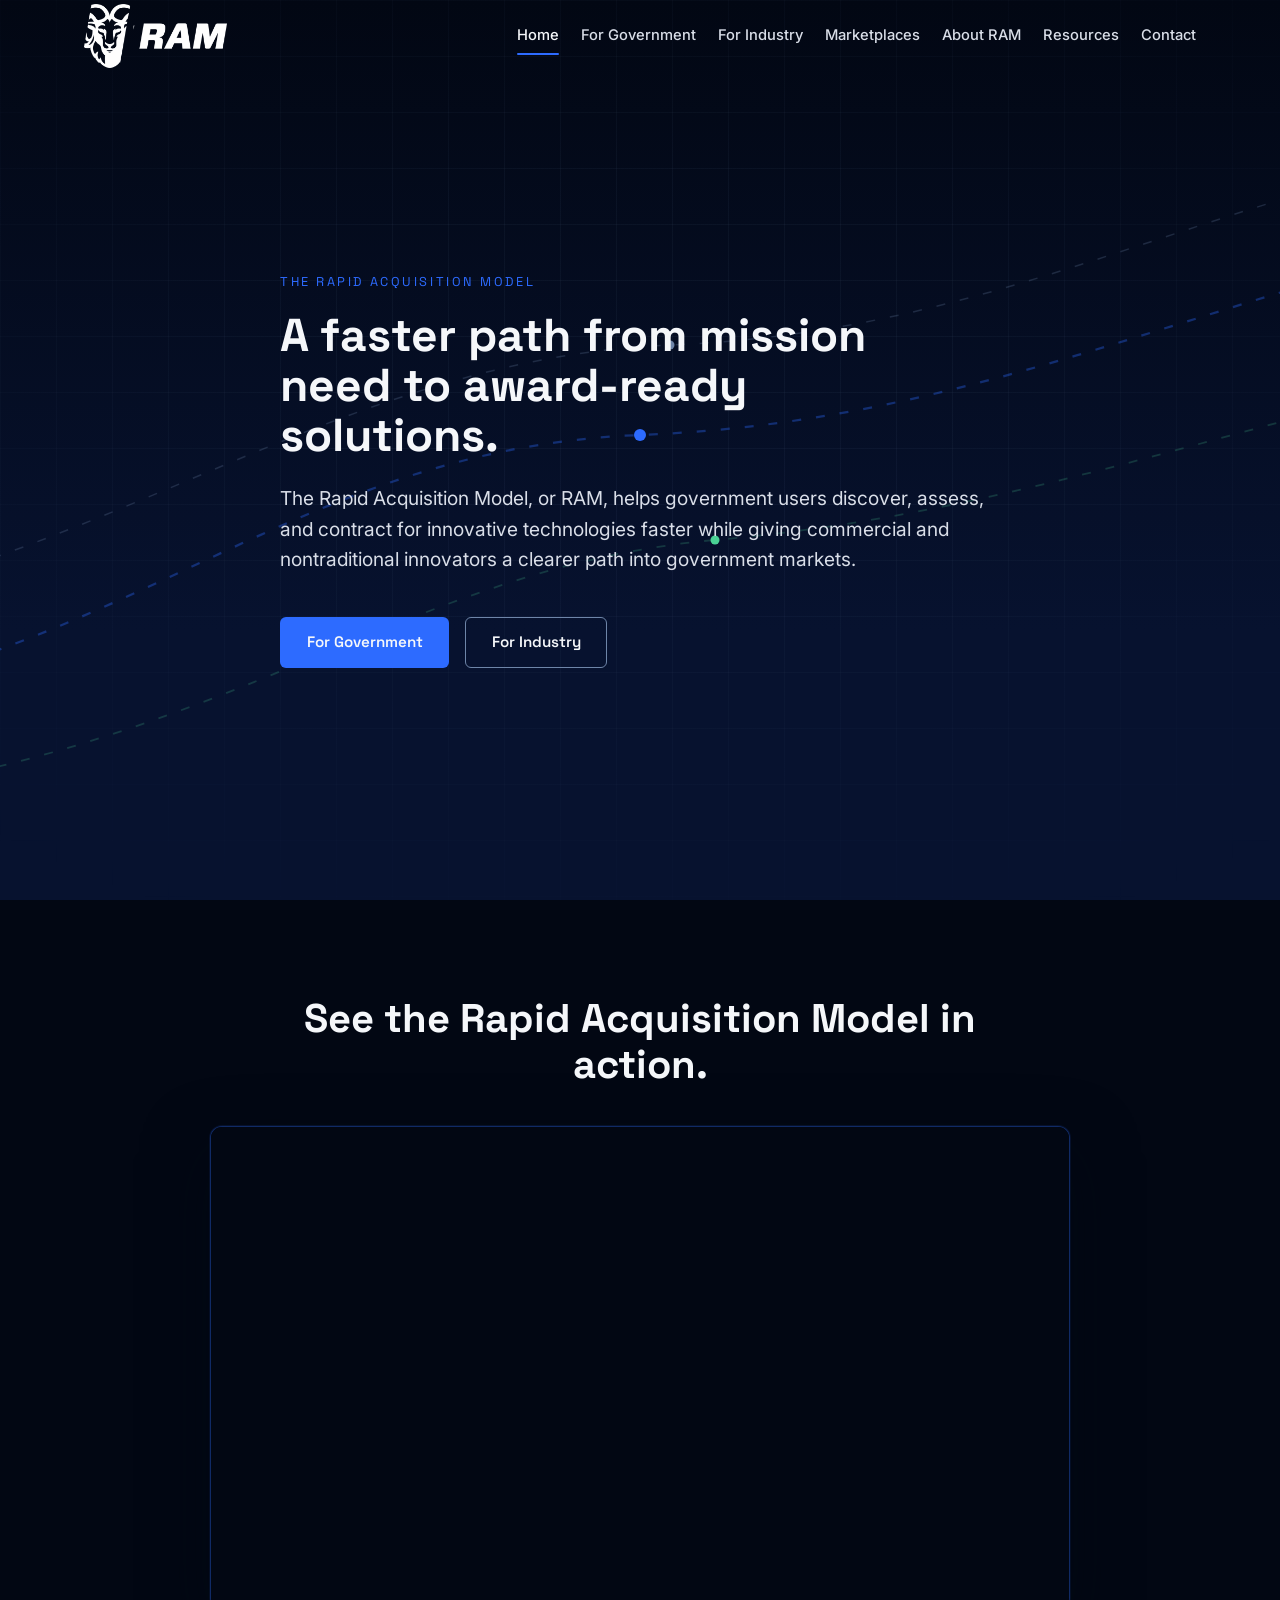
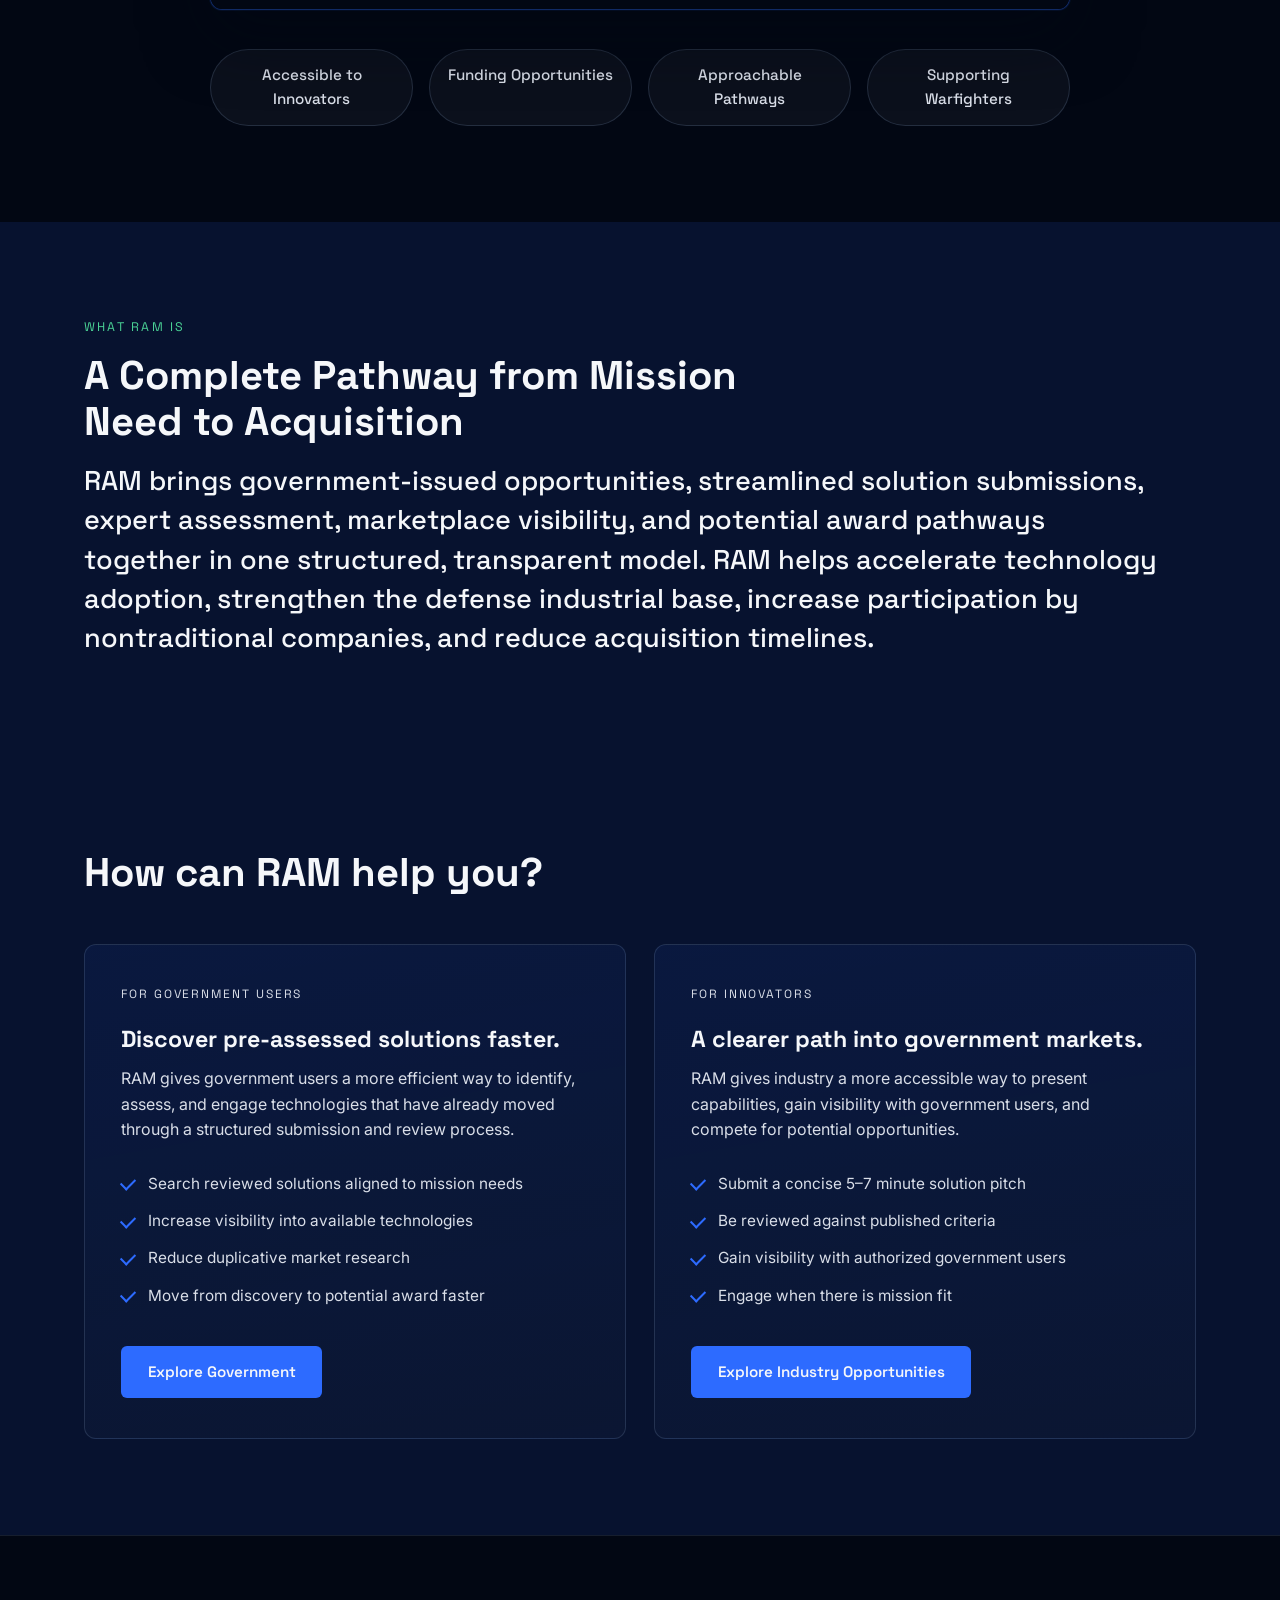
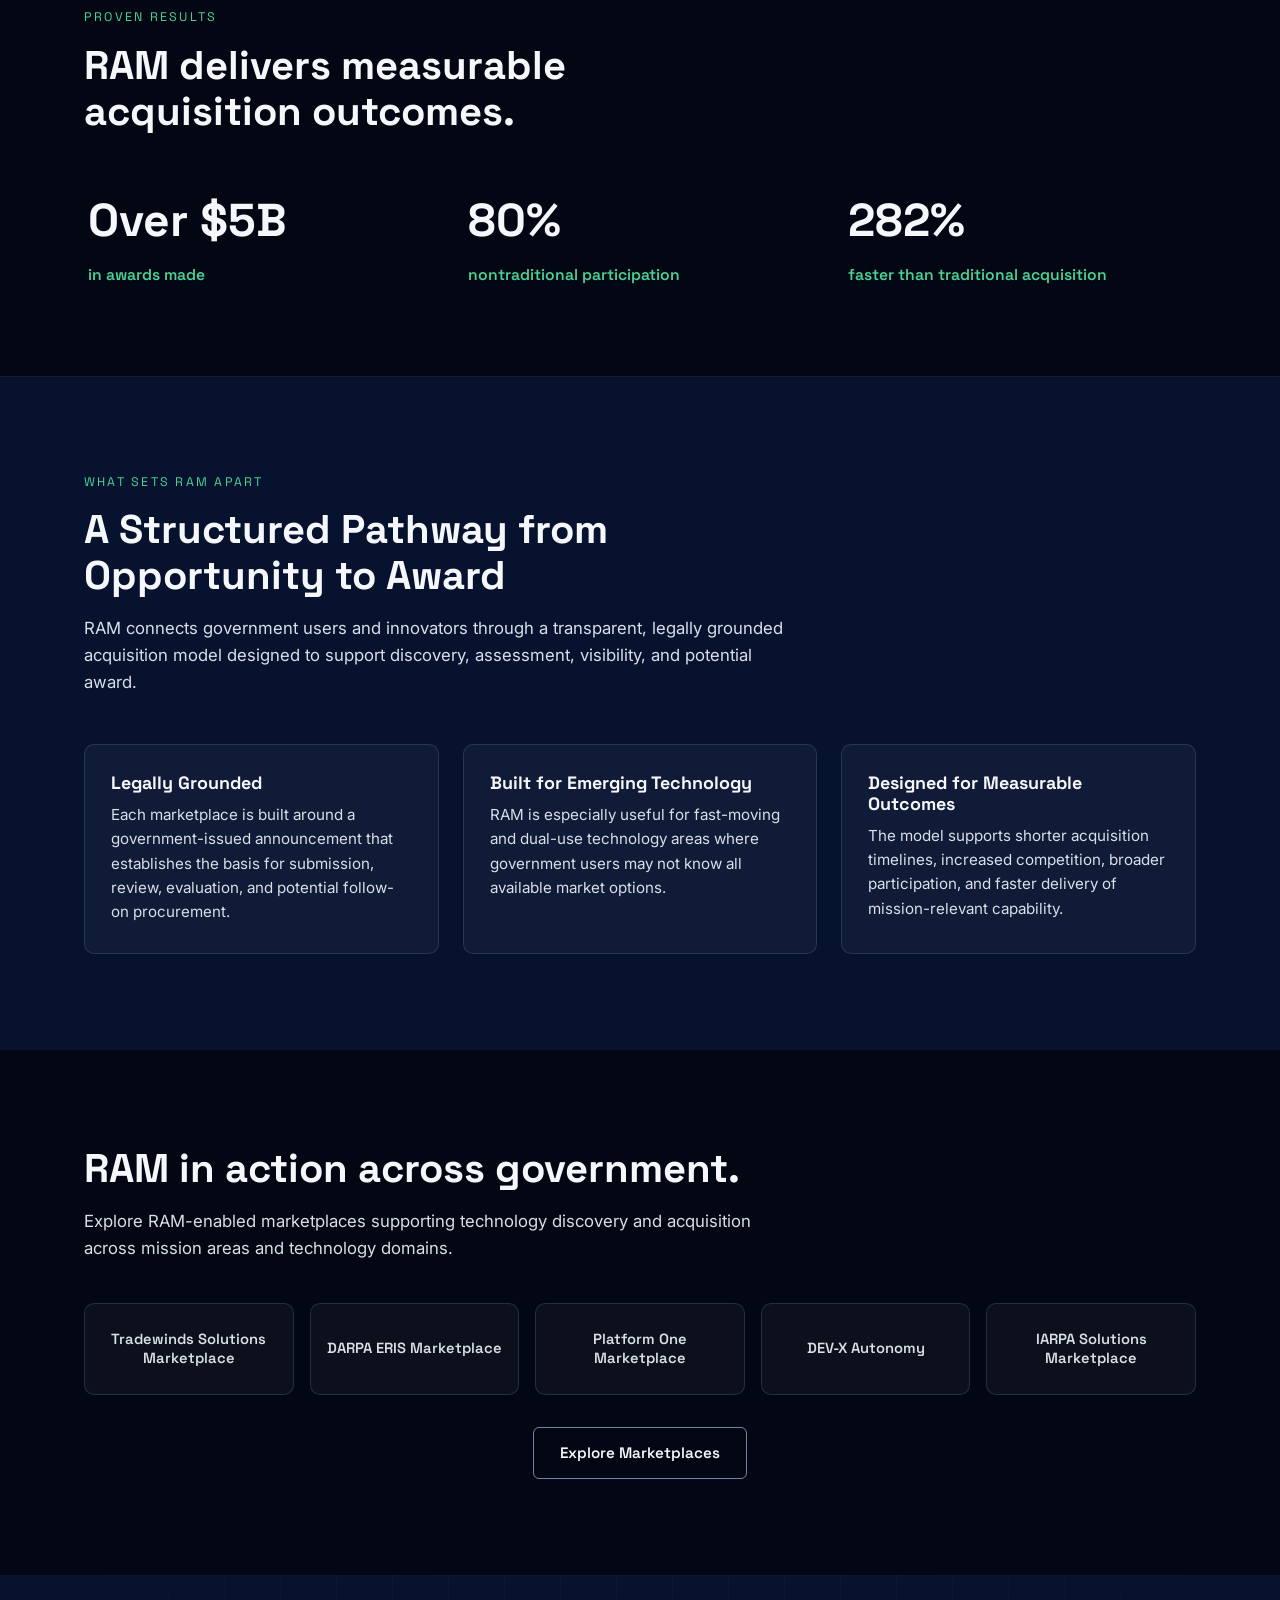
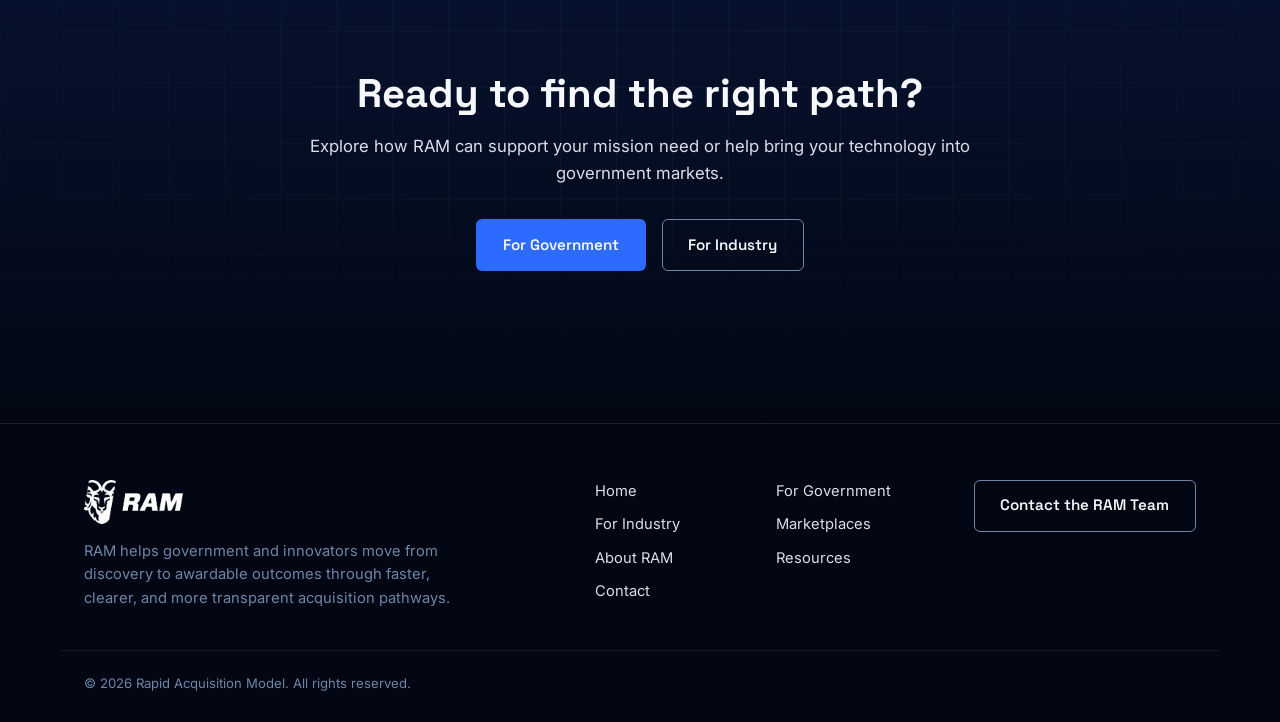
<file: index.html>
<!DOCTYPE html>
<html lang="en">
<head>
  <meta charset="UTF-8" />
  <meta name="viewport" content="width=device-width, initial-scale=1.0" />
  <title>Rapid Acquisition Model | Accelerating Government Technology Acquisition</title>
  <meta name="description" content="The Rapid Acquisition Model, or RAM, helps government users discover, assess, and contract for innovative technologies faster while giving commercial and nontraditional innovators a clearer path into government markets." />
  <meta name="keywords" content="Rapid Acquisition Model, RAM marketplace, government acquisition innovation, defense technology acquisition, acquisition marketplace, nontraditional defense vendors, emerging technology procurement, award-ready solutions, ARI RAM" />
  <meta property="og:title" content="Rapid Acquisition Model | Accelerating Government Technology Acquisition" />
  <meta property="og:description" content="RAM helps government users discover, assess, and contract for innovative technologies faster while giving innovators a clearer path into government markets." />
  <meta property="og:type" content="website" />
  <link rel="preconnect" href="https://fonts.googleapis.com" />
  <link rel="preconnect" href="https://fonts.gstatic.com" crossorigin />
  <link href="https://fonts.googleapis.com/css2?family=Inter:wght@400;500;600&family=Space+Grotesk:wght@500;600;700&display=swap" rel="stylesheet" />
  <link rel="stylesheet" href="styles.css?v=12" />
</head>
<body>

  <header class="site-header" id="siteHeader">
    <div class="header-inner">
      <a href="./" class="brand" aria-label="Rapid Acquisition Model home">
        <img class="brand-logo" src="assets/ram-logo.png?v=3" alt="RAM — Rapid Acquisition Marketplace" />
      </a>

      <nav class="main-nav" id="mainNav" aria-label="Primary">
        <a href="./" class="active" aria-current="page">Home</a>
        <a href="government/">For Government</a>
        <a href="industry/">For Industry</a>
        <a href="marketplaces/">Marketplaces</a>
        <a href="about/">About RAM</a>
        <a href="resources/">Resources</a>
        <a href="contact/">Contact</a>
      </nav>

      <button class="menu-toggle" id="menuToggle" aria-expanded="false" aria-controls="mainNav" aria-label="Toggle navigation menu">
        <span></span><span></span><span></span>
      </button>
    </div>
  </header>

  <main id="top">

    <!-- ============ Section 1 — Hero ============ -->
    <section class="hero" id="overview">
      <div class="hero-bg" aria-hidden="true">
        <div class="grid-overlay"></div>
        <svg class="hero-paths" viewBox="0 0 1200 600" preserveAspectRatio="xMidYMid slice" fill="none">
          <path class="flow-path" d="M-50 480 C 250 460, 350 300, 600 290 S 1000 180, 1260 140" stroke="#2D6BFF" stroke-opacity="0.35" stroke-width="1.5"/>
          <path class="flow-path delay-1" d="M-50 540 C 300 530, 420 380, 650 360 S 1050 260, 1260 230" stroke="#4AD295" stroke-opacity="0.2" stroke-width="1.2"/>
          <path class="flow-path delay-2" d="M-50 420 C 220 400, 380 240, 620 230 S 980 120, 1260 80" stroke="#6E85A8" stroke-opacity="0.25" stroke-width="1"/>
          <circle class="flow-node" cx="600" cy="290" r="4" fill="#2D6BFF"/>
          <circle class="flow-node delay-1" cx="650" cy="360" r="3" fill="#4AD295"/>
          <circle class="flow-node delay-2" cx="620" cy="230" r="3" fill="#6E85A8"/>
        </svg>
      </div>

      <div class="container hero-content">
        <p class="hero-kicker">The Rapid Acquisition Model</p>
        <h1>A faster path from mission need to award-ready solutions.</h1>
        <p class="hero-sub">The Rapid Acquisition Model, or RAM, helps government users discover, assess, and contract for innovative technologies faster while giving commercial and nontraditional innovators a clearer path into government markets.</p>
        <div class="hero-ctas">
          <a href="government/" class="btn btn-primary">For Government</a>
          <a href="industry/" class="btn btn-secondary">For Industry</a>
        </div>
      </div>
    </section>

    <!-- ============ Section 2 — Overview video ============ -->
    <section class="section video-section" id="overview-video">
      <div class="container">
        <h2 class="reveal">See the Rapid Acquisition Model in action.</h2>
        <div class="video-frame reveal">
          <iframe
            src="https://www.youtube-nocookie.com/embed/e688KErAKjA"
            title="Rapid Acquisition Model overview video"
            loading="lazy"
            allow="accelerometer; autoplay; clipboard-write; encrypted-media; gyroscope; picture-in-picture; web-share"
            referrerpolicy="strict-origin-when-cross-origin"
            allowfullscreen></iframe>
        </div>
        <ul class="proof-chips reveal" aria-label="RAM value highlights">
          <li>Accessible to Innovators</li>
          <li>Funding Opportunities</li>
          <li>Approachable Pathways</li>
          <li>Supporting Warfighters</li>
        </ul>
      </div>
    </section>

    <!-- ============ Section 3 — What RAM Is ============ -->
    <section class="section" id="what-ram-is">
      <div class="container">
        <p class="section-label reveal">What RAM Is</p>
        <h2 class="reveal">A Complete Pathway from Mission Need to Acquisition</h2>
        <p class="statement reveal">RAM brings government-issued opportunities, streamlined solution submissions, expert assessment, marketplace visibility, and potential award pathways together in one structured, transparent model. RAM helps accelerate technology adoption, strengthen the defense industrial base, increase participation by nontraditional companies, and reduce acquisition timelines.</p>
      </div>
    </section>

    <!-- ============ Section 4 — Audience routing ============ -->
    <section class="section audience" id="pathways">
      <div class="container">
        <h2 class="reveal">How can RAM help you?</h2>

        <div class="audience-grid">
          <div class="audience-card reveal">
            <p class="audience-tag">For Government Users</p>
            <h3>Discover pre-assessed solutions faster.</h3>
            <p>RAM gives government users a more efficient way to identify, assess, and engage technologies that have already moved through a structured submission and review process.</p>
            <ul>
              <li>Search reviewed solutions aligned to mission needs</li>
              <li>Increase visibility into available technologies</li>
              <li>Reduce duplicative market research</li>
              <li>Move from discovery to potential award faster</li>
            </ul>
            <a href="government/" class="btn btn-primary">Explore Government</a>
          </div>
          <div class="audience-card reveal">
            <p class="audience-tag">For Innovators</p>
            <h3>A clearer path into government markets.</h3>
            <p>RAM gives industry a more accessible way to present capabilities, gain visibility with government users, and compete for potential opportunities.</p>
            <ul>
              <li>Submit a concise 5–7 minute solution pitch</li>
              <li>Be reviewed against published criteria</li>
              <li>Gain visibility with authorized government users</li>
              <li>Engage when there is mission fit</li>
            </ul>
            <a href="industry/" class="btn btn-primary">Explore Industry Opportunities</a>
          </div>
        </div>
      </div>
    </section>

    <!-- ============ Section 5 — Results at Scale ============ -->
    <section class="metrics" id="results">
      <div class="container">
        <p class="section-label reveal">Proven Results</p>
        <h2 class="reveal">RAM delivers measurable acquisition outcomes.</h2>
        <div class="metric-grid" style="margin-top:2.6rem">
          <div class="metric-card reveal">
            <span class="metric-value"><span class="count" data-prefix="Over $" data-target="5" data-suffix="B">Over $0B</span></span>
            <span class="metric-label">in awards made</span>
          </div>
          <div class="metric-card reveal">
            <span class="metric-value"><span class="count" data-target="85" data-suffix="%">0%</span></span>
            <span class="metric-label">nontraditional participation</span>
          </div>
          <div class="metric-card reveal">
            <span class="metric-value"><span class="count" data-target="300" data-suffix="%">0%</span></span>
            <span class="metric-label">faster than traditional acquisition</span>
          </div>
        </div>
      </div>
    </section>

    <!-- ============ Section 6 — What Sets RAM Apart ============ -->
    <section class="section model" id="different">
      <div class="container">
        <p class="section-label reveal">What Sets RAM Apart</p>
        <h2 class="reveal">A Structured Pathway from Opportunity to Award</h2>
        <p class="section-body reveal">RAM connects government users and innovators through a transparent, legally grounded acquisition model designed to support discovery, assessment, visibility, and potential award.</p>

        <div class="card-row">
          <div class="info-card reveal">
            <h3>Legally Grounded</h3>
            <p>Each marketplace is built around a government-issued announcement that establishes the basis for submission, review, evaluation, and potential follow-on procurement.</p>
          </div>
          <div class="info-card reveal">
            <h3>Built for Emerging Technology</h3>
            <p>RAM is especially useful for fast-moving and dual-use technology areas where government users may not know all available market options.</p>
          </div>
          <div class="info-card reveal">
            <h3>Designed for Measurable Outcomes</h3>
            <p>The model supports shorter acquisition timelines, increased competition, broader participation, and faster delivery of mission-relevant capability.</p>
          </div>
        </div>
      </div>
    </section>

    <!-- ============ Section 7 — Marketplace preview ============ -->
    <section class="section marketplaces" id="marketplace-preview">
      <div class="container">
        <h2 class="reveal">RAM in action across government.</h2>
        <p class="section-body reveal">Explore RAM-enabled marketplaces supporting technology discovery and acquisition across mission areas and technology domains.</p>

        <div class="mini-grid">
          <a class="mini-card reveal" href="marketplaces/">Tradewinds Solutions Marketplace</a>
          <a class="mini-card reveal" href="marketplaces/">DARPA ERIS Marketplace</a>
          <a class="mini-card reveal" href="marketplaces/">Platform One Marketplace</a>
          <a class="mini-card reveal" href="marketplaces/">DEV-X Autonomy</a>
          <a class="mini-card reveal" href="marketplaces/">IARPA Solutions Marketplace</a>
        </div>

        <div class="cta-buttons reveal">
          <a href="marketplaces/" class="btn btn-secondary">Explore Marketplaces</a>
        </div>
      </div>
    </section>

    <!-- ============ Section 8 — Closing CTA ============ -->
    <section class="section final-cta cta-band" id="engage">
      <div class="cta-bg" aria-hidden="true"><div class="grid-overlay"></div></div>
      <div class="container">
        <div class="cta-header">
          <h2 class="reveal">Ready to find the right path?</h2>
          <p class="section-body reveal">Explore how RAM can support your mission need or help bring your technology into government markets.</p>
          <div class="cta-buttons reveal">
            <a href="government/" class="btn btn-primary">For Government</a>
            <a href="industry/" class="btn btn-secondary">For Industry</a>
          </div>
        </div>
      </div>
    </section>
  </main>

  <footer class="site-footer">
    <div class="container footer-grid">
      <div class="footer-brand">
        <a href="./" class="brand" aria-label="Rapid Acquisition Model home">
          <img class="brand-logo brand-logo-sm" src="assets/ram-logo.png?v=3" alt="RAM — Rapid Acquisition Marketplace" />
        </a>
        <p>RAM helps government and innovators move from discovery to awardable outcomes through faster, clearer, and more transparent acquisition pathways.</p>
      </div>
      <nav class="footer-nav" aria-label="Footer">
        <a href="./">Home</a>
        <a href="government/">For Government</a>
        <a href="industry/">For Industry</a>
        <a href="marketplaces/">Marketplaces</a>
        <a href="about/">About RAM</a>
        <a href="resources/">Resources</a>
        <a href="contact/">Contact</a>
      </nav>
      <div class="footer-cta">
        <a href="contact/" class="btn btn-secondary">Contact the RAM Team</a>
      </div>
    </div>
    <div class="container footer-bottom">
      <p>&copy; <span id="year"></span> Rapid Acquisition Model. All rights reserved.</p>
    </div>
  </footer>

  <script src="script.js"></script>
</body>
</html>
</file>
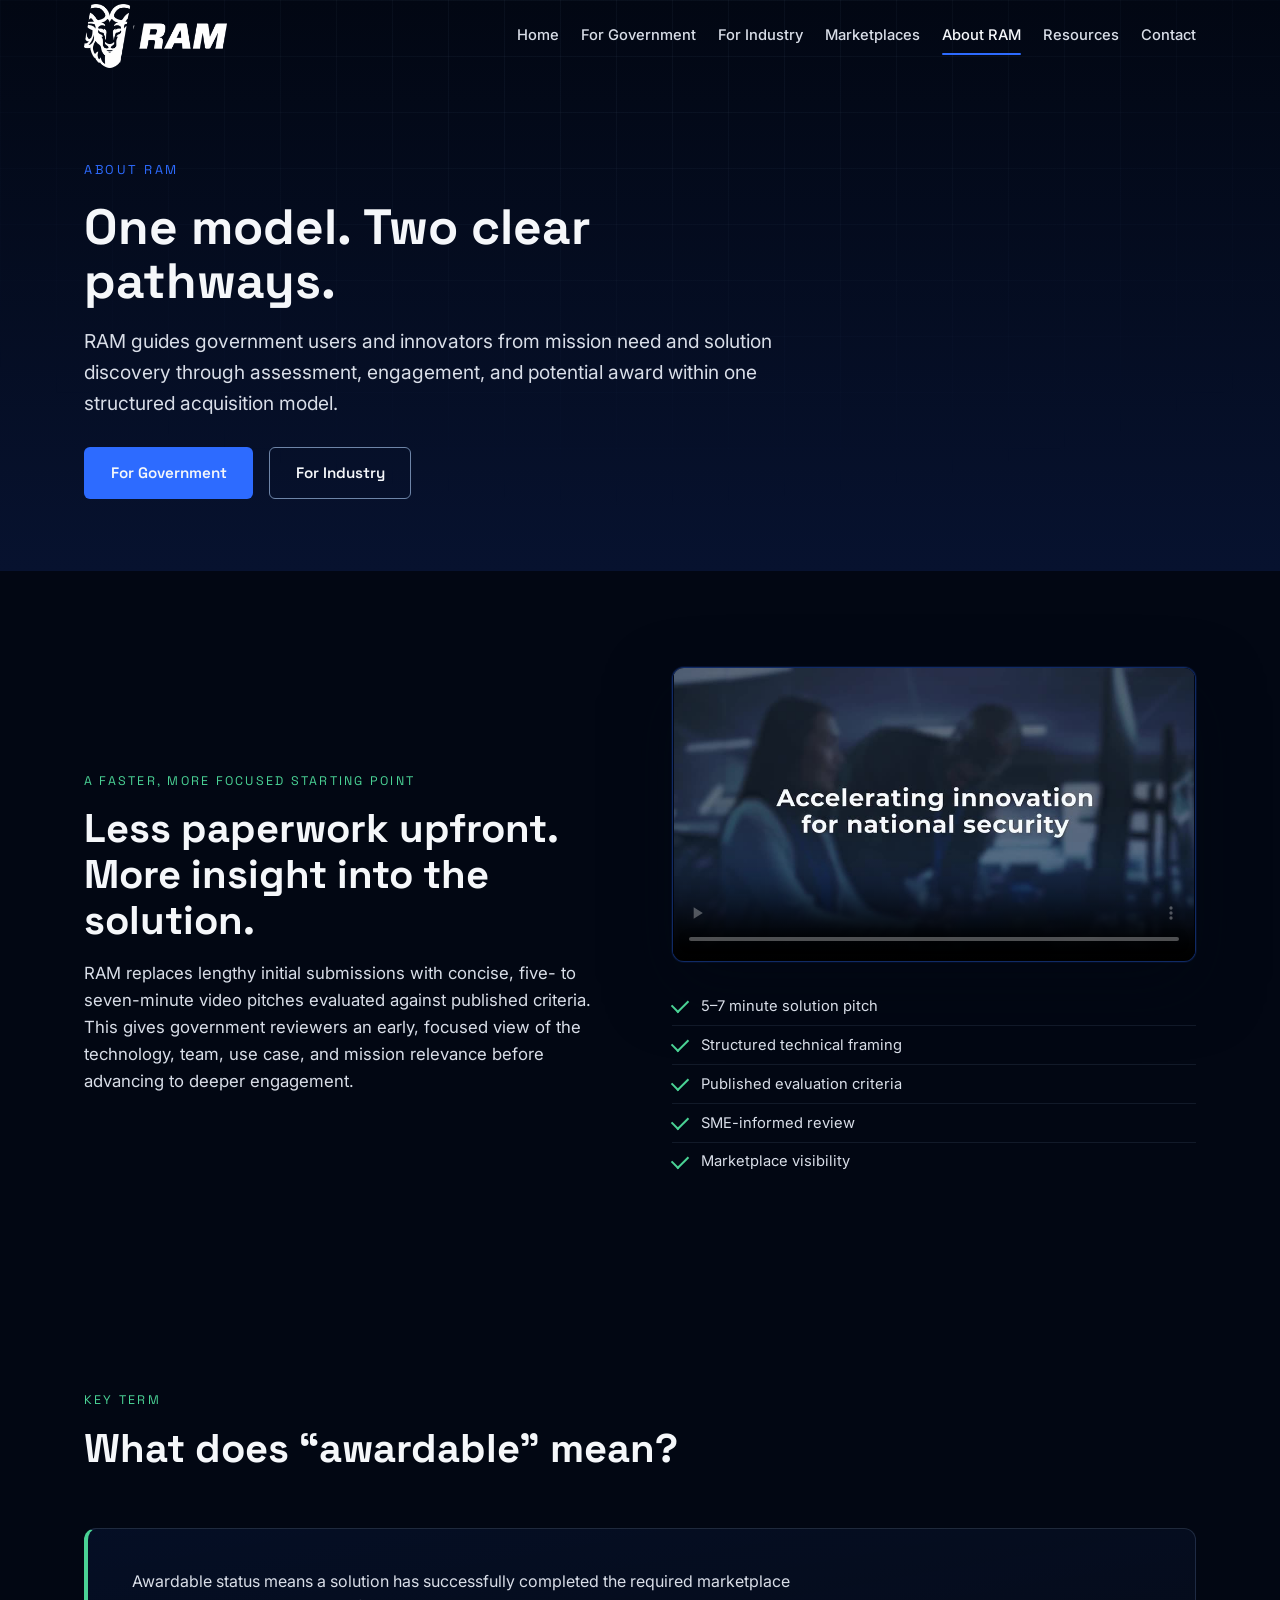
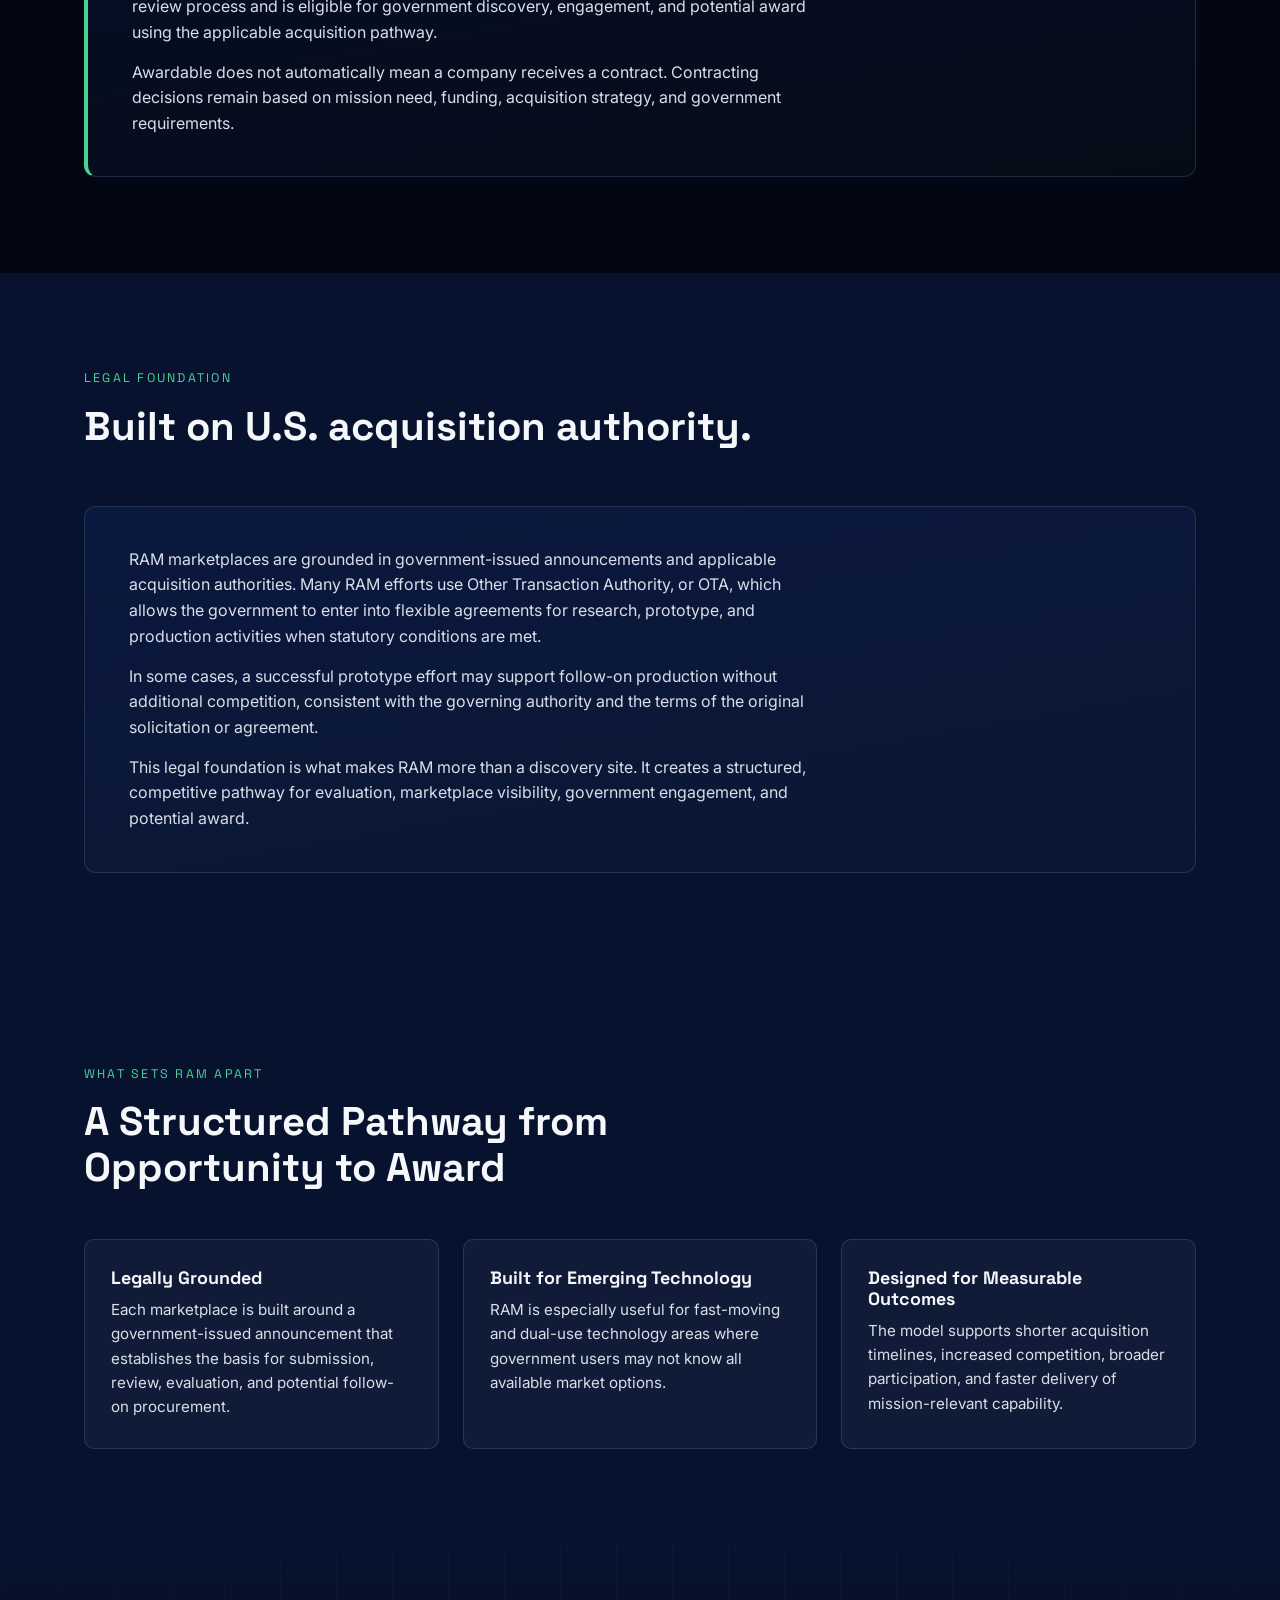
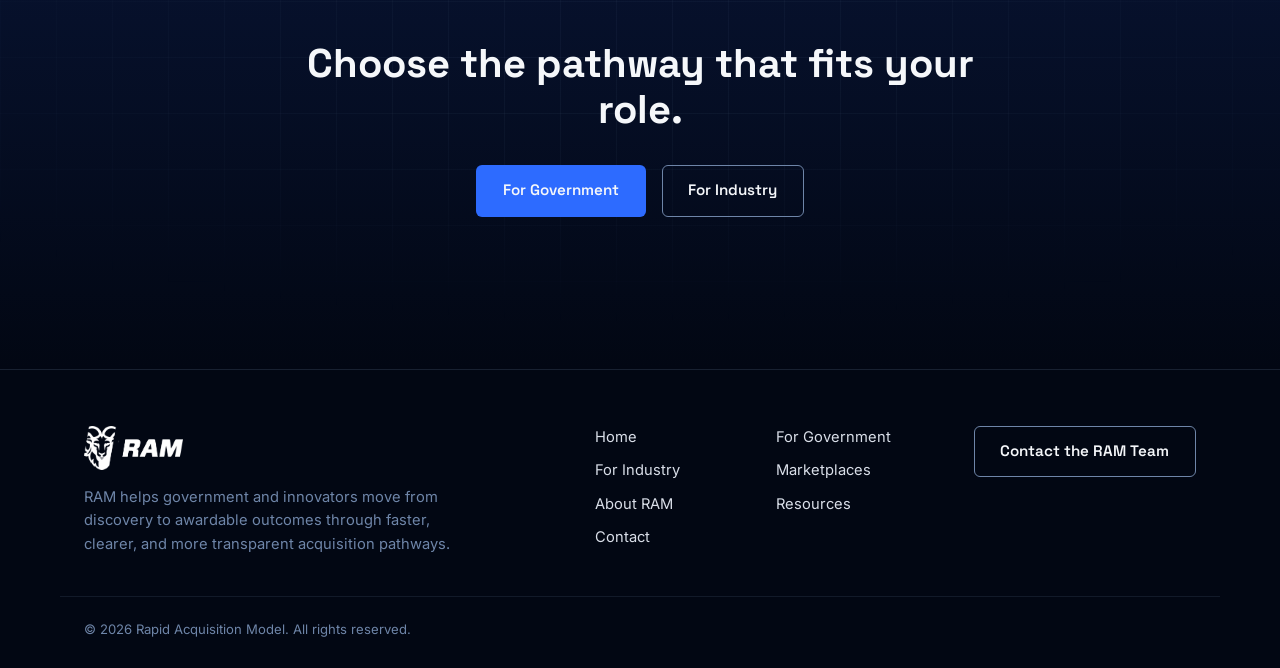
<file: about/index.html>
<!DOCTYPE html>
<html lang="en">
<head>
  <meta charset="UTF-8" />
  <meta name="viewport" content="width=device-width, initial-scale=1.0" />
  <title>About RAM | Rapid Acquisition Model</title>
  <meta name="description" content="How the Rapid Acquisition Model works: one structured acquisition model with two clear pathways, what awardable means, and the U.S. acquisition authority behind it." />
  <link rel="preconnect" href="https://fonts.googleapis.com" />
  <link rel="preconnect" href="https://fonts.gstatic.com" crossorigin />
  <link href="https://fonts.googleapis.com/css2?family=Inter:wght@400;500;600&family=Space+Grotesk:wght@500;600;700&display=swap" rel="stylesheet" />
  <link rel="stylesheet" href="../styles.css?v=12" />
</head>
<body>

  <header class="site-header" id="siteHeader">
    <div class="header-inner">
      <a href="../" class="brand" aria-label="Rapid Acquisition Model home">
        <img class="brand-logo" src="../assets/ram-logo.png?v=3" alt="RAM — Rapid Acquisition Marketplace" />
      </a>

      <nav class="main-nav" id="mainNav" aria-label="Primary">
        <a href="../">Home</a>
        <a href="../government/">For Government</a>
        <a href="../industry/">For Industry</a>
        <a href="../marketplaces/">Marketplaces</a>
        <a href="./" class="active" aria-current="page">About RAM</a>
        <a href="../resources/">Resources</a>
        <a href="../contact/">Contact</a>
      </nav>

      <button class="menu-toggle" id="menuToggle" aria-expanded="false" aria-controls="mainNav" aria-label="Toggle navigation menu">
        <span></span><span></span><span></span>
      </button>
    </div>
  </header>

  <main id="top">

    <!-- ============ Section 1 — Hero ============ -->
    <section class="page-hero">
      <div class="grid-overlay" aria-hidden="true"></div>
      <div class="container">
        <p class="hero-kicker">About RAM</p>
        <h1>One model. Two clear pathways.</h1>
        <p class="hero-sub">RAM guides government users and innovators from mission need and solution discovery through assessment, engagement, and potential award within one structured acquisition model.</p>
        <div class="hero-ctas">
          <a href="../government/" class="btn btn-primary">For Government</a>
          <a href="../industry/" class="btn btn-secondary">For Industry</a>
        </div>
      </div>
    </section>

    <!-- ============ Section 2 — A faster starting point ============ -->
    <section class="section starting-point" id="starting-point">
      <div class="container split">
        <div class="split-text">
          <p class="section-label reveal">A Faster, More Focused Starting Point</p>
          <h2 class="reveal">Less paperwork upfront. More insight into the solution.</h2>
          <p class="section-body reveal">RAM replaces lengthy initial submissions with concise, five- to seven-minute video pitches evaluated against published criteria. This gives government reviewers an early, focused view of the technology, team, use case, and mission relevance before advancing to deeper engagement.</p>
        </div>

        <div class="split-visual reveal">
          <div class="video-frame">
            <video controls preload="metadata" playsinline
                   poster="../assets/ram-explainer-poster.jpg"
                   aria-label="Rapid Acquisition Model explainer video">
              <source src="../assets/ram-explainer.mp4" type="video/mp4" />
              Your browser cannot play embedded video.
              <a href="../assets/ram-explainer.mp4">Download the RAM explainer video</a>.
            </video>
          </div>
          <ul class="ui-checklist video-points">
            <li>5–7 minute solution pitch</li>
            <li>Structured technical framing</li>
            <li>Published evaluation criteria</li>
            <li>SME-informed review</li>
            <li>Marketplace visibility</li>
          </ul>
        </div>
      </div>
    </section>

    <!-- ============ Section 3 — Awardable ============ -->
    <section class="section marketplaces" id="awardable">
      <div class="container">
        <p class="section-label reveal">Key Term</p>
        <h2 class="reveal">What does &ldquo;awardable&rdquo; mean?</h2>
        <div class="explain-band accent reveal">
          <p>Awardable status means a solution has successfully completed the required marketplace review process and is eligible for government discovery, engagement, and potential award using the applicable acquisition pathway.</p>
          <p>Awardable does not automatically mean a company receives a contract. Contracting decisions remain based on mission need, funding, acquisition strategy, and government requirements.</p>
        </div>
      </div>
    </section>

    <!-- ============ Section 4 — Legal foundation ============ -->
    <section class="section" id="authority">
      <div class="container">
        <p class="section-label reveal">Legal Foundation</p>
        <h2 class="reveal">Built on U.S. acquisition authority.</h2>
        <div class="explain-band reveal">
          <p>RAM marketplaces are grounded in government-issued announcements and applicable acquisition authorities. Many RAM efforts use Other Transaction Authority, or OTA, which allows the government to enter into flexible agreements for research, prototype, and production activities when statutory conditions are met.</p>
          <p>In some cases, a successful prototype effort may support follow-on production without additional competition, consistent with the governing authority and the terms of the original solicitation or agreement.</p>
          <p>This legal foundation is what makes RAM more than a discovery site. It creates a structured, competitive pathway for evaluation, marketplace visibility, government engagement, and potential award.</p>
        </div>
      </div>
    </section>

    <!-- ============ Section 5 — What Sets RAM Apart ============ -->
    <section class="section model" id="different">
      <div class="container">
        <p class="section-label reveal">What Sets RAM Apart</p>
        <h2 class="reveal">A Structured Pathway from Opportunity to Award</h2>

        <div class="card-row">
          <div class="info-card reveal">
            <h3>Legally Grounded</h3>
            <p>Each marketplace is built around a government-issued announcement that establishes the basis for submission, review, evaluation, and potential follow-on procurement.</p>
          </div>
          <div class="info-card reveal">
            <h3>Built for Emerging Technology</h3>
            <p>RAM is especially useful for fast-moving and dual-use technology areas where government users may not know all available market options.</p>
          </div>
          <div class="info-card reveal">
            <h3>Designed for Measurable Outcomes</h3>
            <p>The model supports shorter acquisition timelines, increased competition, broader participation, and faster delivery of mission-relevant capability.</p>
          </div>
        </div>
      </div>
    </section>

    <!-- ============ Section 6 — Closing CTA ============ -->
    <section class="section final-cta cta-band" id="engage">
      <div class="cta-bg" aria-hidden="true"><div class="grid-overlay"></div></div>
      <div class="container">
        <div class="cta-header">
          <h2 class="reveal">Choose the pathway that fits your role.</h2>
          <div class="cta-buttons reveal">
            <a href="../government/" class="btn btn-primary">For Government</a>
            <a href="../industry/" class="btn btn-secondary">For Industry</a>
          </div>
        </div>
      </div>
    </section>
  </main>

  <footer class="site-footer">
    <div class="container footer-grid">
      <div class="footer-brand">
        <a href="../" class="brand" aria-label="Rapid Acquisition Model home">
          <img class="brand-logo brand-logo-sm" src="../assets/ram-logo.png?v=3" alt="RAM — Rapid Acquisition Marketplace" />
        </a>
        <p>RAM helps government and innovators move from discovery to awardable outcomes through faster, clearer, and more transparent acquisition pathways.</p>
      </div>
      <nav class="footer-nav" aria-label="Footer">
        <a href="../">Home</a>
        <a href="../government/">For Government</a>
        <a href="../industry/">For Industry</a>
        <a href="../marketplaces/">Marketplaces</a>
        <a href="./">About RAM</a>
        <a href="../resources/">Resources</a>
        <a href="../contact/">Contact</a>
      </nav>
      <div class="footer-cta">
        <a href="../contact/" class="btn btn-secondary">Contact the RAM Team</a>
      </div>
    </div>
    <div class="container footer-bottom">
      <p>&copy; <span id="year"></span> Rapid Acquisition Model. All rights reserved.</p>
    </div>
  </footer>

  <script src="../script.js"></script>
</body>
</html>
</file>
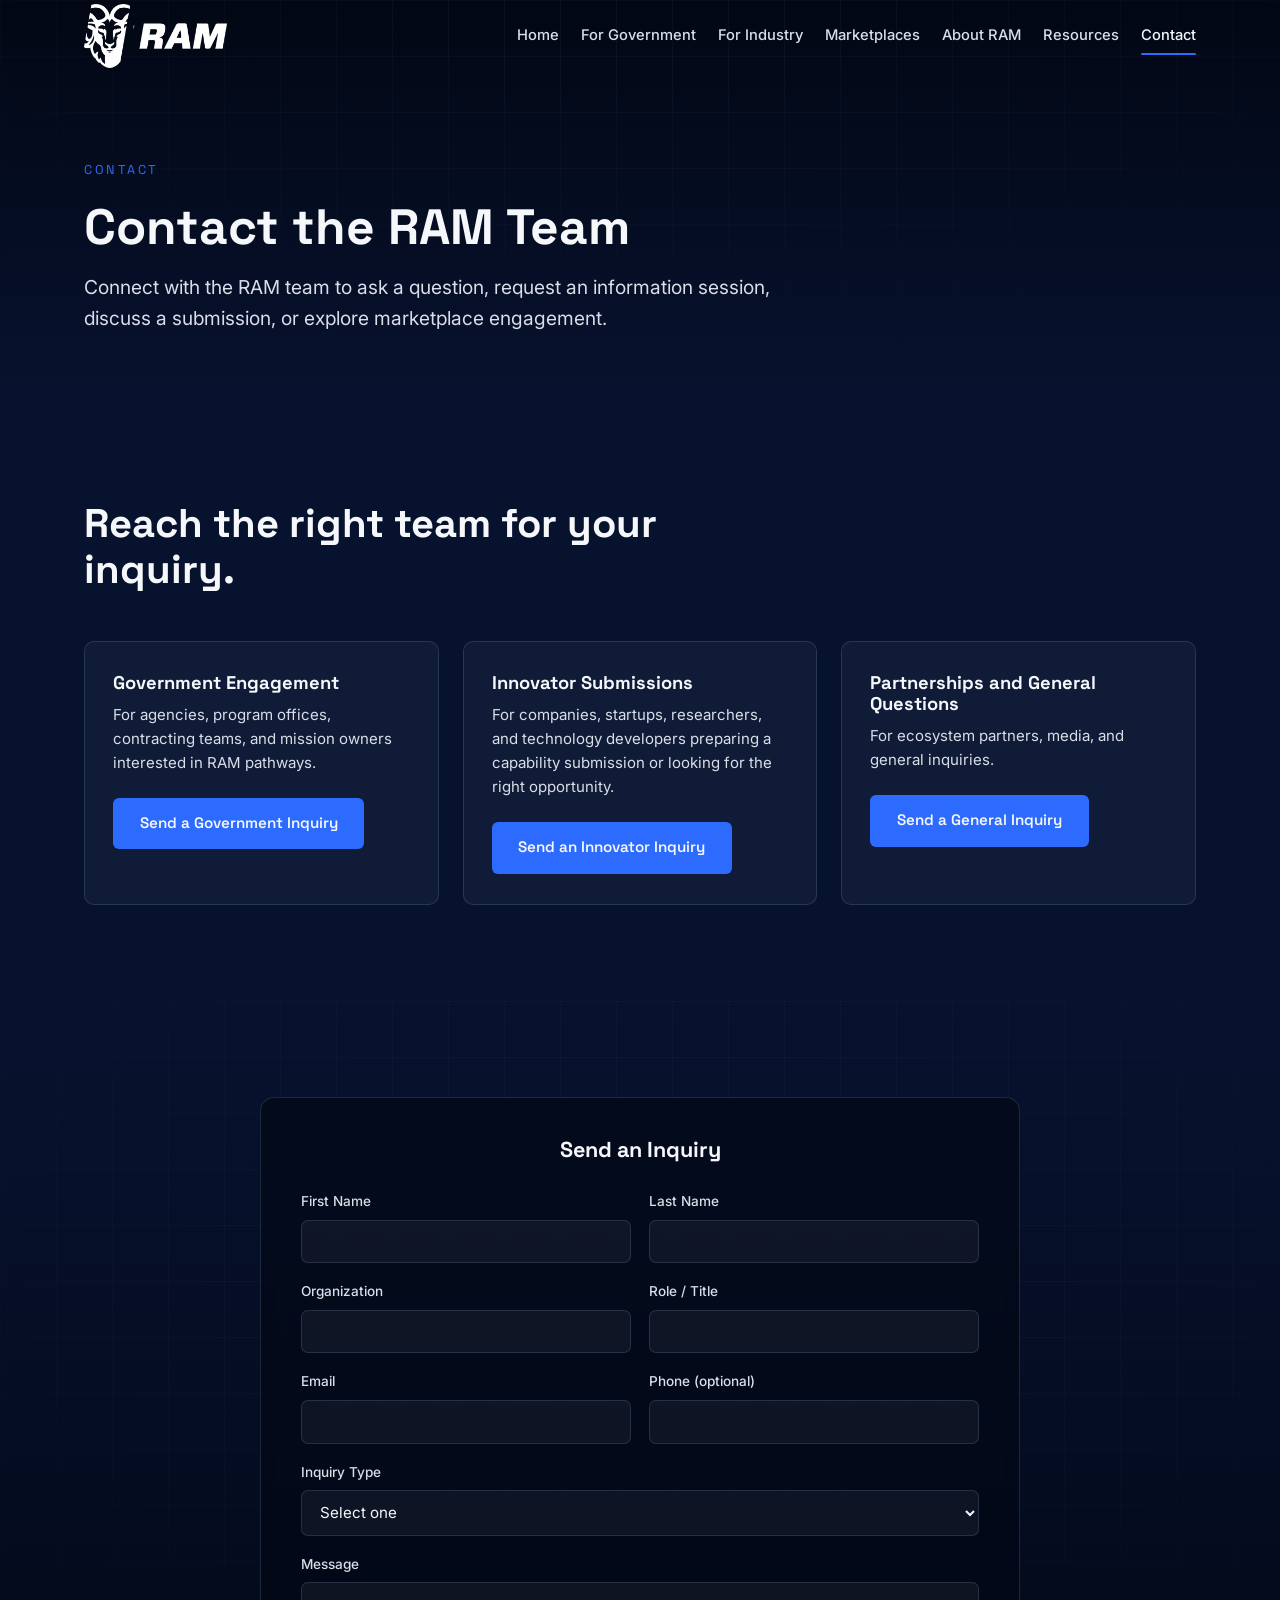
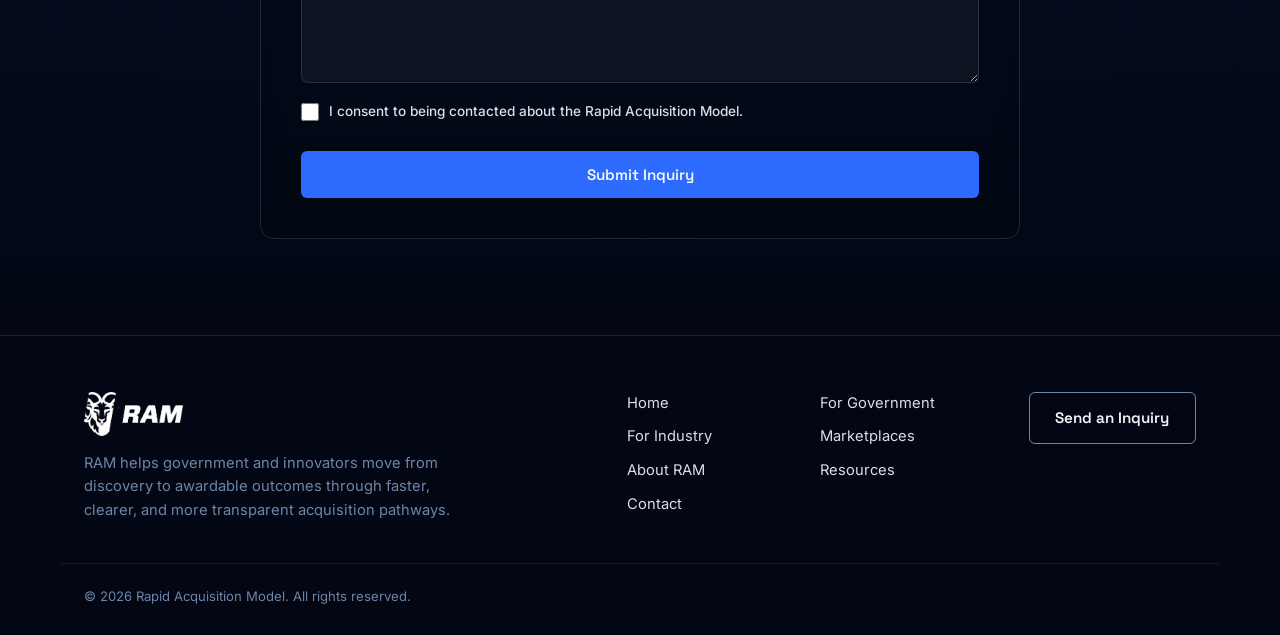
<file: contact/index.html>
<!DOCTYPE html>
<html lang="en">
<head>
  <meta charset="UTF-8" />
  <meta name="viewport" content="width=device-width, initial-scale=1.0" />
  <title>Contact | Rapid Acquisition Model</title>
  <meta name="description" content="Connect with the RAM team to ask a question, request an information session, discuss a submission, or explore marketplace engagement." />
  <link rel="preconnect" href="https://fonts.googleapis.com" />
  <link rel="preconnect" href="https://fonts.gstatic.com" crossorigin />
  <link href="https://fonts.googleapis.com/css2?family=Inter:wght@400;500;600&family=Space+Grotesk:wght@500;600;700&display=swap" rel="stylesheet" />
  <link rel="stylesheet" href="../styles.css?v=12" />
</head>
<body>

  <header class="site-header" id="siteHeader">
    <div class="header-inner">
      <a href="../" class="brand" aria-label="Rapid Acquisition Model home">
        <img class="brand-logo" src="../assets/ram-logo.png?v=3" alt="RAM — Rapid Acquisition Marketplace" />
      </a>

      <nav class="main-nav" id="mainNav" aria-label="Primary">
        <a href="../">Home</a>
        <a href="../government/">For Government</a>
        <a href="../industry/">For Industry</a>
        <a href="../marketplaces/">Marketplaces</a>
        <a href="../about/">About RAM</a>
        <a href="../resources/">Resources</a>
        <a href="./" class="active" aria-current="page">Contact</a>
      </nav>

      <button class="menu-toggle" id="menuToggle" aria-expanded="false" aria-controls="mainNav" aria-label="Toggle navigation menu">
        <span></span><span></span><span></span>
      </button>
    </div>
  </header>

  <main id="top">

    <!-- ============ Section 1 — Hero ============ -->
    <section class="page-hero">
      <div class="grid-overlay" aria-hidden="true"></div>
      <div class="container">
        <p class="hero-kicker">Contact</p>
        <h1>Contact the RAM Team</h1>
        <p class="hero-sub">Connect with the RAM team to ask a question, request an information session, discuss a submission, or explore marketplace engagement.</p>
      </div>
    </section>

    <!-- ============ Section 2 — Inquiry routing ============ -->
    <section class="section" id="paths">
      <div class="container">
        <h2 class="reveal">Reach the right team for your inquiry.</h2>

        <!-- Each button preselects the matching inquiry type, then scrolls to the form. -->
        <div class="contact-paths">
          <div class="contact-path-card reveal">
            <h3>Government Engagement</h3>
            <p>For agencies, program offices, contracting teams, and mission owners interested in RAM pathways.</p>
            <a href="#form" class="btn btn-primary" data-inquiry-type="Government Engagement">Send a Government Inquiry</a>
          </div>
          <div class="contact-path-card reveal">
            <h3>Innovator Submissions</h3>
            <p>For companies, startups, researchers, and technology developers preparing a capability submission or looking for the right opportunity.</p>
            <a href="#form" class="btn btn-primary" data-inquiry-type="Innovator Submissions">Send an Innovator Inquiry</a>
          </div>
          <div class="contact-path-card reveal">
            <h3>Partnerships and General Questions</h3>
            <p>For ecosystem partners, media, and general inquiries.</p>
            <a href="#form" class="btn btn-primary" data-inquiry-type="Partnerships and General Questions">Send a General Inquiry</a>
          </div>
        </div>
      </div>
    </section>

    <!-- ============ Section 3 — Inquiry form ============ -->
    <section class="section final-cta" id="form">
      <div class="cta-bg" aria-hidden="true"><div class="grid-overlay"></div></div>
      <div class="container">
        <!-- Posts to Web3Forms, which relays each submission to the inbox tied to
             the access key. script.js submits it via fetch so the confirmation
             stays inline; the action/method below are the no-JS fallback. -->
        <form class="contact-form reveal" id="contactForm" method="POST"
              action="https://api.web3forms.com/submit" novalidate>
          <h3>Send an Inquiry</h3>
          <input type="hidden" name="access_key" value="52379ea0-94e4-4e68-ba78-6afa89050fc8" />
          <input type="hidden" name="subject" value="New RAM inquiry from the website" />
          <input type="hidden" name="from_name" value="RAM Website" />
          <!-- Honeypot: bots fill this in, humans never see it. -->
          <input type="checkbox" name="botcheck" style="display:none" tabindex="-1" autocomplete="off" />
          <div class="form-grid">
            <label>First Name<input type="text" name="firstName" autocomplete="given-name" required /></label>
            <label>Last Name<input type="text" name="lastName" autocomplete="family-name" required /></label>
            <label>Organization<input type="text" name="organization" autocomplete="organization" required /></label>
            <label>Role / Title<input type="text" name="role" autocomplete="organization-title" /></label>
            <label>Email<input type="email" name="email" autocomplete="email" required /></label>
            <label>Phone (optional)<input type="tel" name="phone" autocomplete="tel" /></label>
            <label class="full">Inquiry Type
              <select name="inquiryType" id="inquiryType" required>
                <option value="" selected disabled>Select one</option>
                <option>Government Engagement</option>
                <option>Innovator Submissions</option>
                <option>Partnerships and General Questions</option>
              </select>
            </label>
            <label class="full form-field-hidden" id="inquirySubtypeField">Inquiry Subtype
              <select name="inquirySubtype" id="inquirySubtype" disabled></select>
            </label>
            <label class="full">Message<textarea name="message" rows="4"></textarea></label>
            <label class="full consent">
              <input type="checkbox" name="consent" required />
              <span>I consent to being contacted about the Rapid Acquisition Model.</span>
            </label>
          </div>
          <button type="submit" class="btn btn-primary">Submit Inquiry</button>
          <p class="form-confirmation" id="formConfirmation" role="status" hidden>Thank you. Your inquiry has been received. The RAM team will follow up with next steps.</p>
        </form>
      </div>
    </section>
  </main>

  <footer class="site-footer">
    <div class="container footer-grid">
      <div class="footer-brand">
        <a href="../" class="brand" aria-label="Rapid Acquisition Model home">
          <img class="brand-logo brand-logo-sm" src="../assets/ram-logo.png?v=3" alt="RAM — Rapid Acquisition Marketplace" />
        </a>
        <p>RAM helps government and innovators move from discovery to awardable outcomes through faster, clearer, and more transparent acquisition pathways.</p>
      </div>
      <nav class="footer-nav" aria-label="Footer">
        <a href="../">Home</a>
        <a href="../government/">For Government</a>
        <a href="../industry/">For Industry</a>
        <a href="../marketplaces/">Marketplaces</a>
        <a href="../about/">About RAM</a>
        <a href="../resources/">Resources</a>
        <a href="./">Contact</a>
      </nav>
      <div class="footer-cta">
        <a href="#form" class="btn btn-secondary">Send an Inquiry</a>
      </div>
    </div>
    <div class="container footer-bottom">
      <p>&copy; <span id="year"></span> Rapid Acquisition Model. All rights reserved.</p>
    </div>
  </footer>

  <script src="../script.js"></script>
</body>
</html>
</file>
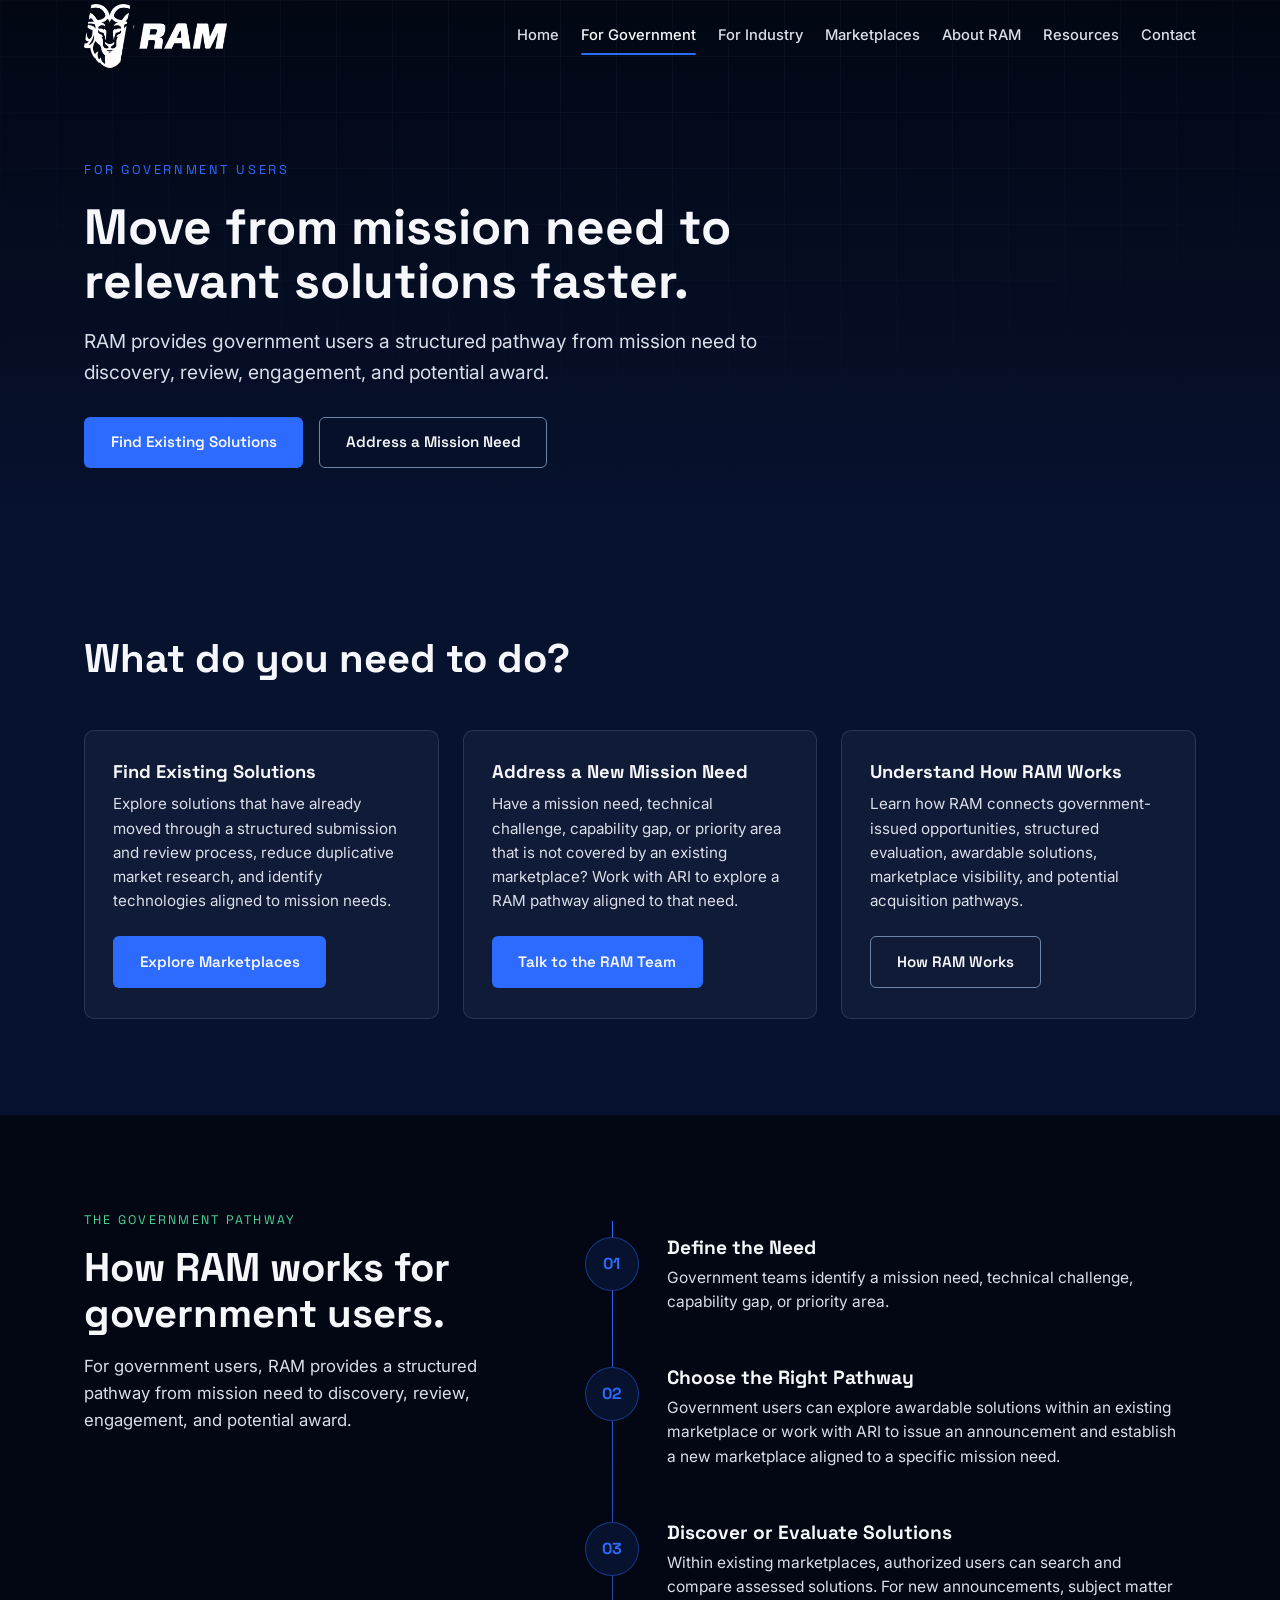
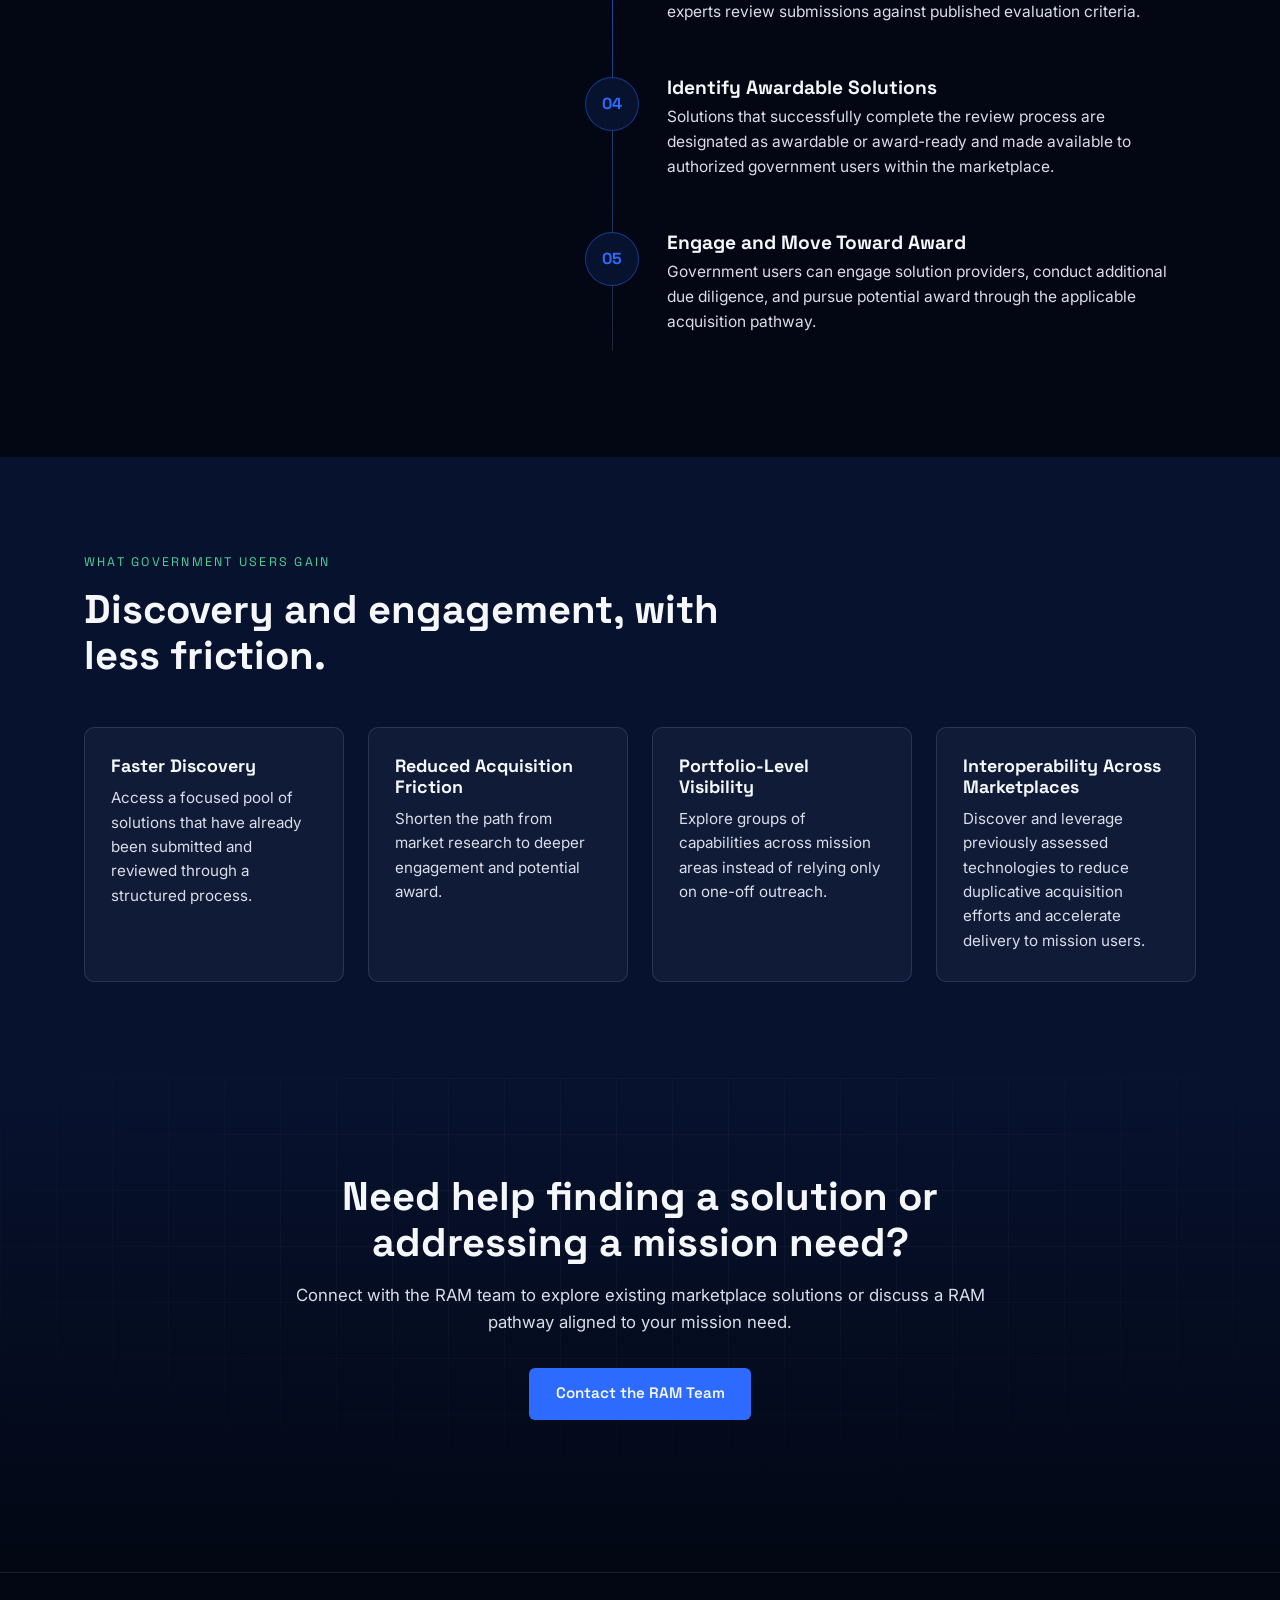
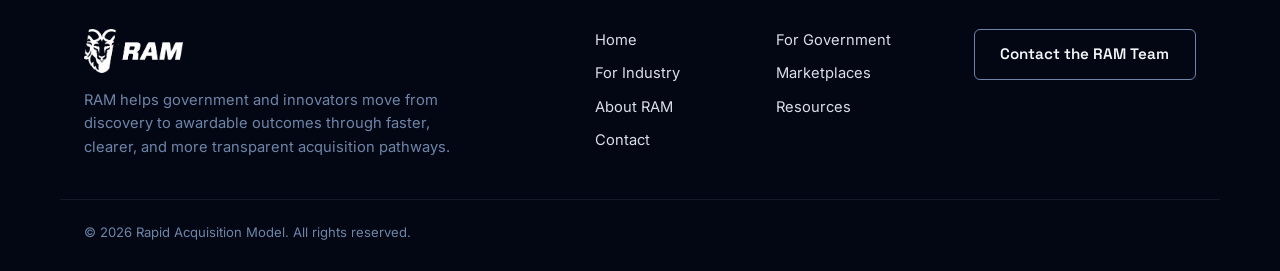
<file: government/index.html>
<!DOCTYPE html>
<html lang="en">
<head>
  <meta charset="UTF-8" />
  <meta name="viewport" content="width=device-width, initial-scale=1.0" />
  <title>For Government | Rapid Acquisition Model</title>
  <meta name="description" content="RAM provides government users a structured pathway from mission need to discovery, review, engagement, and potential award." />
  <link rel="preconnect" href="https://fonts.googleapis.com" />
  <link rel="preconnect" href="https://fonts.gstatic.com" crossorigin />
  <link href="https://fonts.googleapis.com/css2?family=Inter:wght@400;500;600&family=Space+Grotesk:wght@500;600;700&display=swap" rel="stylesheet" />
  <link rel="stylesheet" href="../styles.css?v=12" />
</head>
<body>

  <header class="site-header" id="siteHeader">
    <div class="header-inner">
      <a href="../" class="brand" aria-label="Rapid Acquisition Model home">
        <img class="brand-logo" src="../assets/ram-logo.png?v=3" alt="RAM — Rapid Acquisition Marketplace" />
      </a>

      <nav class="main-nav" id="mainNav" aria-label="Primary">
        <a href="../">Home</a>
        <a href="./" class="active" aria-current="page">For Government</a>
        <a href="../industry/">For Industry</a>
        <a href="../marketplaces/">Marketplaces</a>
        <a href="../about/">About RAM</a>
        <a href="../resources/">Resources</a>
        <a href="../contact/">Contact</a>
      </nav>

      <button class="menu-toggle" id="menuToggle" aria-expanded="false" aria-controls="mainNav" aria-label="Toggle navigation menu">
        <span></span><span></span><span></span>
      </button>
    </div>
  </header>

  <main id="top">

    <!-- ============ Section 1 — Hero ============ -->
    <section class="page-hero">
      <div class="grid-overlay" aria-hidden="true"></div>
      <div class="container">
        <p class="hero-kicker">For Government Users</p>
        <h1>Move from mission need to relevant solutions faster.</h1>
        <p class="hero-sub">RAM provides government users a structured pathway from mission need to discovery, review, engagement, and potential award.</p>
        <div class="hero-ctas">
          <a href="../marketplaces/" class="btn btn-primary">Find Existing Solutions</a>
          <a href="../contact/?type=government&amp;subtype=Address%20a%20mission%20need%20%2F%20explore%20a%20RAM%20pathway" class="btn btn-secondary">Address a Mission Need</a>
        </div>
      </div>
    </section>

    <!-- ============ Section 2 — What do you need to do? ============ -->
    <section class="section" id="what-do-you-need">
      <div class="container">
        <h2 class="reveal">What do you need to do?</h2>

        <div class="task-grid">
          <div class="task-card reveal">
            <h3>Find Existing Solutions</h3>
            <p>Explore solutions that have already moved through a structured submission and review process, reduce duplicative market research, and identify technologies aligned to mission needs.</p>
            <a href="../marketplaces/" class="btn btn-primary">Explore Marketplaces</a>
          </div>
          <div class="task-card reveal">
            <h3>Address a New Mission Need</h3>
            <p>Have a mission need, technical challenge, capability gap, or priority area that is not covered by an existing marketplace? Work with ARI to explore a RAM pathway aligned to that need.</p>
            <a href="../contact/?type=government&amp;subtype=Address%20a%20mission%20need%20%2F%20explore%20a%20RAM%20pathway" class="btn btn-primary">Talk to the RAM Team</a>
          </div>
          <div class="task-card reveal">
            <h3>Understand How RAM Works</h3>
            <p>Learn how RAM connects government-issued opportunities, structured evaluation, awardable solutions, marketplace visibility, and potential acquisition pathways.</p>
            <a href="../about/" class="btn btn-secondary">How RAM Works</a>
          </div>
        </div>
      </div>
    </section>

    <!-- ============ Section 3 — Government pathway ============ -->
    <section class="section process marketplaces" id="pathway">
      <div class="container process-layout">
        <div class="process-intro">
          <p class="section-label">The Government Pathway</p>
          <h2>How RAM works for government users.</h2>
          <p class="section-body">For government users, RAM provides a structured pathway from mission need to discovery, review, engagement, and potential award.</p>
        </div>

        <ol class="process-steps">
          <li class="process-step reveal">
            <span class="step-number">01</span>
            <div>
              <h3>Define the Need</h3>
              <p>Government teams identify a mission need, technical challenge, capability gap, or priority area.</p>
            </div>
          </li>
          <li class="process-step reveal">
            <span class="step-number">02</span>
            <div>
              <h3>Choose the Right Pathway</h3>
              <p>Government users can explore awardable solutions within an existing marketplace or work with ARI to issue an announcement and establish a new marketplace aligned to a specific mission need.</p>
            </div>
          </li>
          <li class="process-step reveal">
            <span class="step-number">03</span>
            <div>
              <h3>Discover or Evaluate Solutions</h3>
              <p>Within existing marketplaces, authorized users can search and compare assessed solutions. For new announcements, subject matter experts review submissions against published evaluation criteria.</p>
            </div>
          </li>
          <li class="process-step reveal">
            <span class="step-number">04</span>
            <div>
              <h3>Identify Awardable Solutions</h3>
              <p>Solutions that successfully complete the review process are designated as awardable or award-ready and made available to authorized government users within the marketplace.</p>
            </div>
          </li>
          <li class="process-step reveal">
            <span class="step-number">05</span>
            <div>
              <h3>Engage and Move Toward Award</h3>
              <p>Government users can engage solution providers, conduct additional due diligence, and pursue potential award through the applicable acquisition pathway.</p>
            </div>
          </li>
        </ol>
      </div>
    </section>

    <!-- ============ Section 4 — What Government Users Gain ============ -->
    <section class="section" id="government-value">
      <div class="container">
        <p class="section-label reveal">What Government Users Gain</p>
        <h2 class="reveal">Discovery and engagement, with less friction.</h2>

        <div class="card-row outcomes-row">
          <div class="info-card reveal">
            <h3>Faster Discovery</h3>
            <p>Access a focused pool of solutions that have already been submitted and reviewed through a structured process.</p>
          </div>
          <div class="info-card reveal">
            <h3>Reduced Acquisition Friction</h3>
            <p>Shorten the path from market research to deeper engagement and potential award.</p>
          </div>
          <div class="info-card reveal">
            <h3>Portfolio-Level Visibility</h3>
            <p>Explore groups of capabilities across mission areas instead of relying only on one-off outreach.</p>
          </div>
          <div class="info-card reveal">
            <h3>Interoperability Across Marketplaces</h3>
            <p>Discover and leverage previously assessed technologies to reduce duplicative acquisition efforts and accelerate delivery to mission users.</p>
          </div>
        </div>
      </div>
    </section>

    <!-- ============ Section 5 — Government CTA ============ -->
    <section class="section final-cta cta-band" id="engage">
      <div class="cta-bg" aria-hidden="true"><div class="grid-overlay"></div></div>
      <div class="container">
        <div class="cta-header">
          <h2 class="reveal">Need help finding a solution or addressing a mission need?</h2>
          <p class="section-body reveal">Connect with the RAM team to explore existing marketplace solutions or discuss a RAM pathway aligned to your mission need.</p>
          <div class="cta-buttons reveal">
            <a href="../contact/?type=government" class="btn btn-primary">Contact the RAM Team</a>
          </div>
        </div>
      </div>
    </section>
  </main>

  <footer class="site-footer">
    <div class="container footer-grid">
      <div class="footer-brand">
        <a href="../" class="brand" aria-label="Rapid Acquisition Model home">
          <img class="brand-logo brand-logo-sm" src="../assets/ram-logo.png?v=3" alt="RAM — Rapid Acquisition Marketplace" />
        </a>
        <p>RAM helps government and innovators move from discovery to awardable outcomes through faster, clearer, and more transparent acquisition pathways.</p>
      </div>
      <nav class="footer-nav" aria-label="Footer">
        <a href="../">Home</a>
        <a href="./">For Government</a>
        <a href="../industry/">For Industry</a>
        <a href="../marketplaces/">Marketplaces</a>
        <a href="../about/">About RAM</a>
        <a href="../resources/">Resources</a>
        <a href="../contact/">Contact</a>
      </nav>
      <div class="footer-cta">
        <a href="../contact/?type=government" class="btn btn-secondary">Contact the RAM Team</a>
      </div>
    </div>
    <div class="container footer-bottom">
      <p>&copy; <span id="year"></span> Rapid Acquisition Model. All rights reserved.</p>
    </div>
  </footer>

  <script src="../script.js"></script>
</body>
</html>
</file>
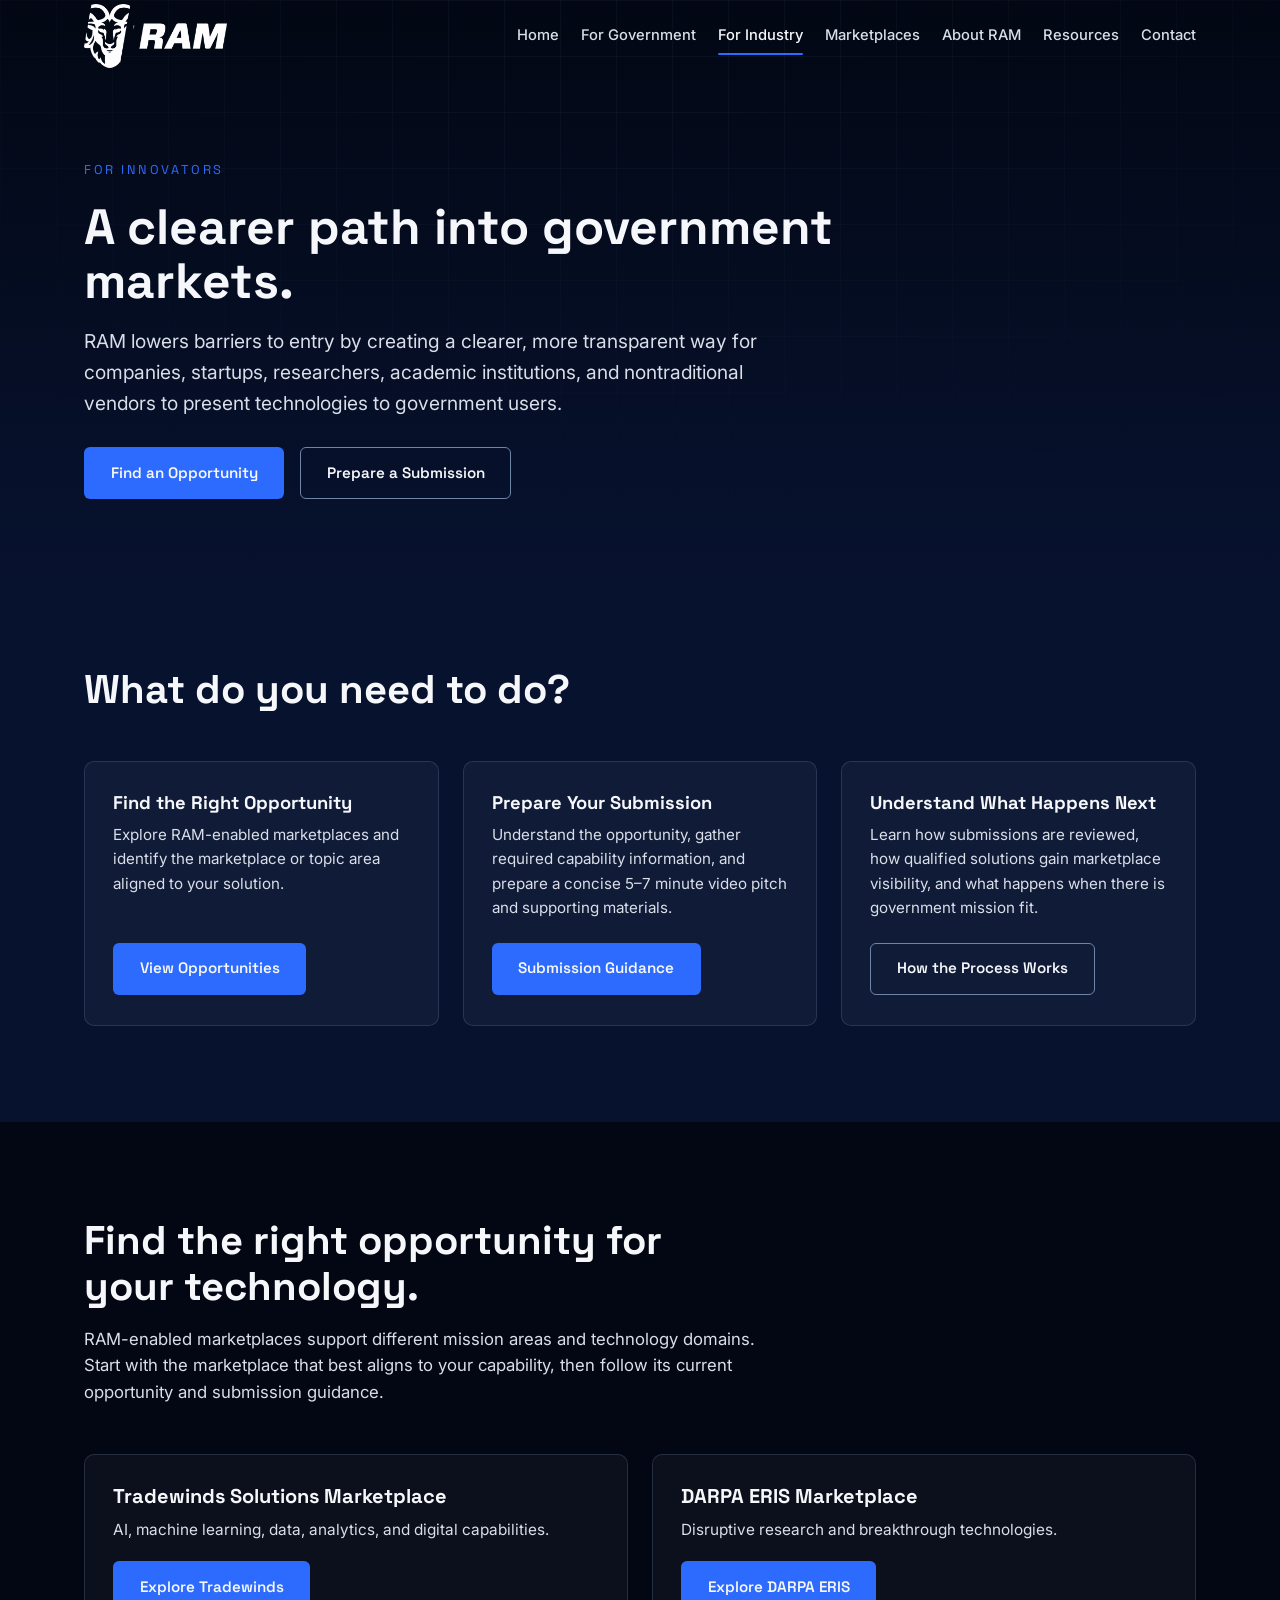
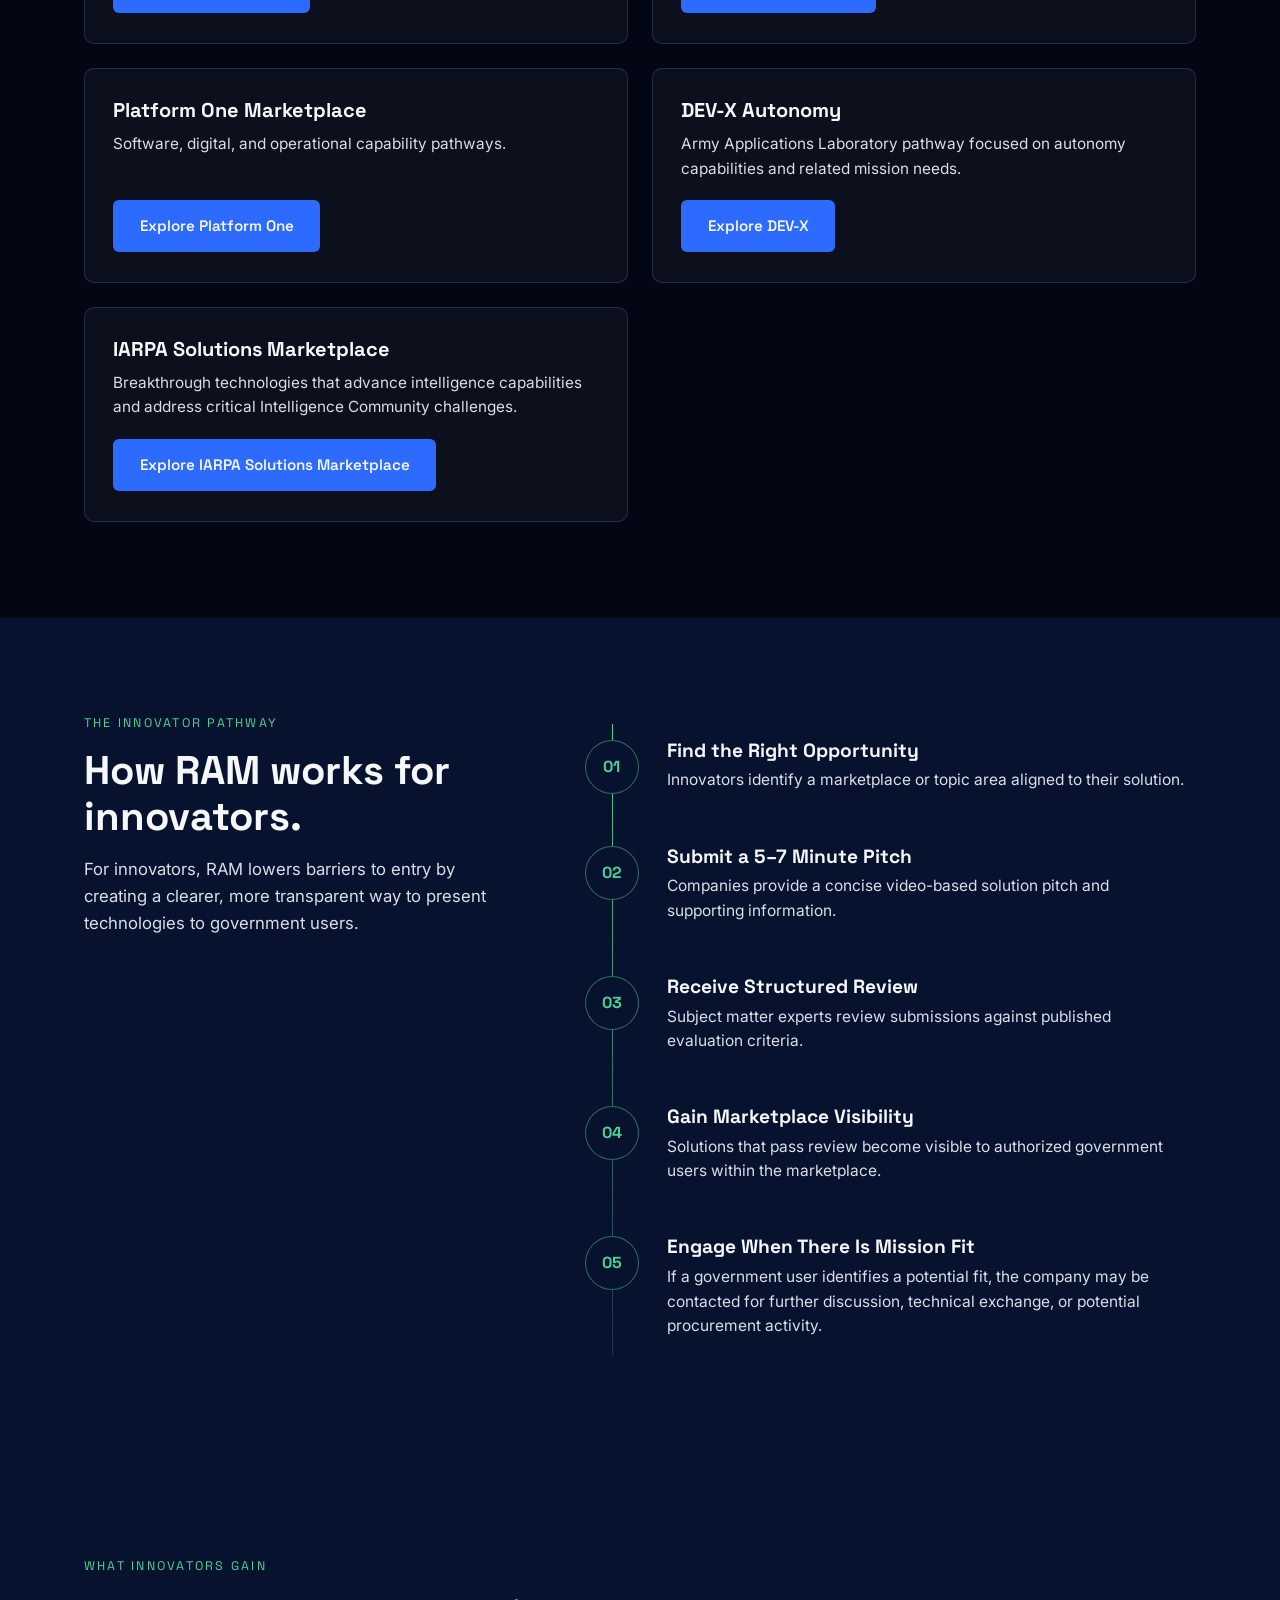
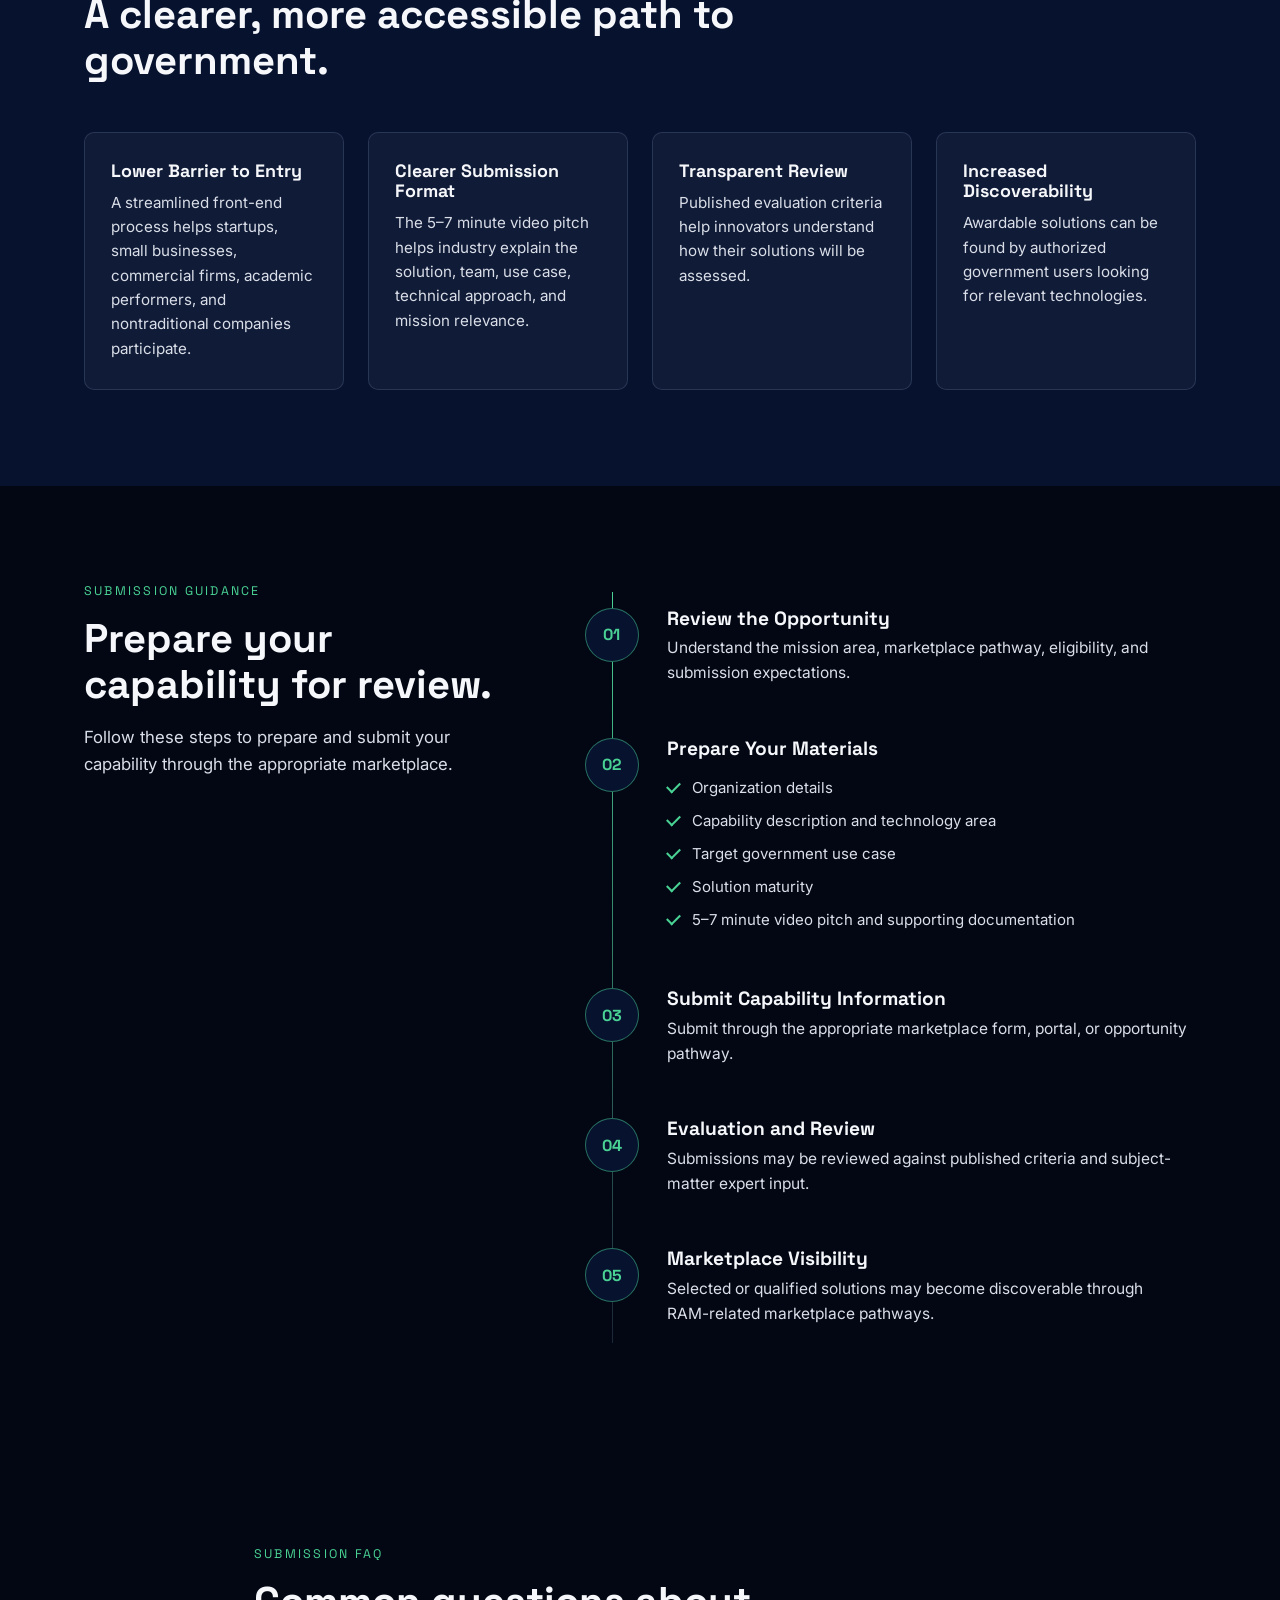
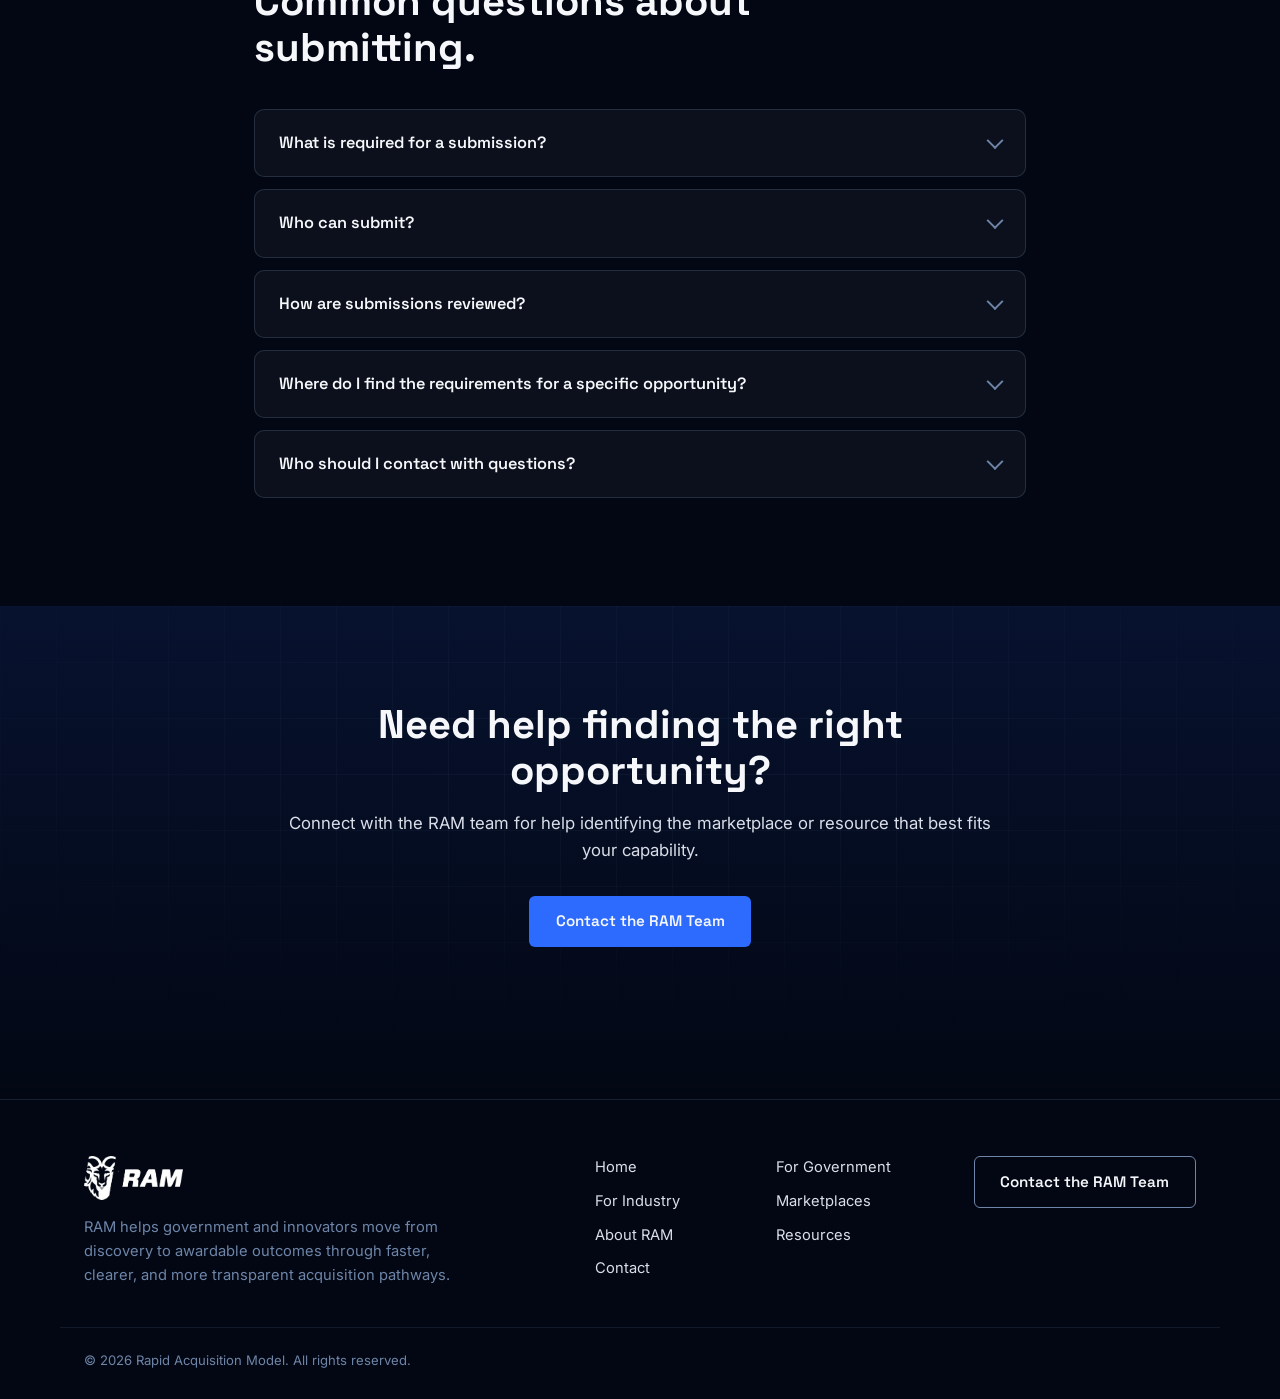
<file: industry/index.html>
<!DOCTYPE html>
<html lang="en">
<head>
  <meta charset="UTF-8" />
  <meta name="viewport" content="width=device-width, initial-scale=1.0" />
  <title>For Industry | Rapid Acquisition Model</title>
  <meta name="description" content="RAM lowers barriers to entry by creating a clearer, more transparent way for companies, startups, researchers, and nontraditional vendors to present technologies to government users." />
  <link rel="preconnect" href="https://fonts.googleapis.com" />
  <link rel="preconnect" href="https://fonts.gstatic.com" crossorigin />
  <link href="https://fonts.googleapis.com/css2?family=Inter:wght@400;500;600&family=Space+Grotesk:wght@500;600;700&display=swap" rel="stylesheet" />
  <link rel="stylesheet" href="../styles.css?v=12" />
</head>
<body>

  <header class="site-header" id="siteHeader">
    <div class="header-inner">
      <a href="../" class="brand" aria-label="Rapid Acquisition Model home">
        <img class="brand-logo" src="../assets/ram-logo.png?v=3" alt="RAM — Rapid Acquisition Marketplace" />
      </a>

      <nav class="main-nav" id="mainNav" aria-label="Primary">
        <a href="../">Home</a>
        <a href="../government/">For Government</a>
        <a href="./" class="active" aria-current="page">For Industry</a>
        <a href="../marketplaces/">Marketplaces</a>
        <a href="../about/">About RAM</a>
        <a href="../resources/">Resources</a>
        <a href="../contact/">Contact</a>
      </nav>

      <button class="menu-toggle" id="menuToggle" aria-expanded="false" aria-controls="mainNav" aria-label="Toggle navigation menu">
        <span></span><span></span><span></span>
      </button>
    </div>
  </header>

  <main id="top">

    <!-- ============ Section 1 — Hero ============ -->
    <section class="page-hero">
      <div class="grid-overlay" aria-hidden="true"></div>
      <div class="container">
        <p class="hero-kicker">For Innovators</p>
        <h1>A clearer path into government markets.</h1>
        <p class="hero-sub">RAM lowers barriers to entry by creating a clearer, more transparent way for companies, startups, researchers, academic institutions, and nontraditional vendors to present technologies to government users.</p>
        <div class="hero-ctas">
          <a href="#opportunities" class="btn btn-primary">Find an Opportunity</a>
          <a href="#submission-guidance" class="btn btn-secondary">Prepare a Submission</a>
        </div>
      </div>
    </section>

    <!-- ============ Section 2 — What do you need to do? ============ -->
    <section class="section" id="what-do-you-need">
      <div class="container">
        <h2 class="reveal">What do you need to do?</h2>

        <div class="task-grid">
          <div class="task-card reveal">
            <h3>Find the Right Opportunity</h3>
            <p>Explore RAM-enabled marketplaces and identify the marketplace or topic area aligned to your solution.</p>
            <a href="#opportunities" class="btn btn-primary">View Opportunities</a>
          </div>
          <div class="task-card reveal">
            <h3>Prepare Your Submission</h3>
            <p>Understand the opportunity, gather required capability information, and prepare a concise 5–7 minute video pitch and supporting materials.</p>
            <a href="#submission-guidance" class="btn btn-primary">Submission Guidance</a>
          </div>
          <div class="task-card reveal">
            <h3>Understand What Happens Next</h3>
            <p>Learn how submissions are reviewed, how qualified solutions gain marketplace visibility, and what happens when there is government mission fit.</p>
            <a href="#innovator-pathway" class="btn btn-secondary">How the Process Works</a>
          </div>
        </div>
      </div>
    </section>

    <!-- ============ Section 3 — Find the right marketplace ============ -->
    <section class="section marketplaces" id="opportunities">
      <div class="container">
        <h2 class="reveal">Find the right opportunity for your technology.</h2>
        <p class="section-body reveal">RAM-enabled marketplaces support different mission areas and technology domains. Start with the marketplace that best aligns to your capability, then follow its current opportunity and submission guidance.</p>

        <div class="marketplace-grid">
          <div class="marketplace-card reveal">
            <h3>Tradewinds Solutions Marketplace</h3>
            <p>AI, machine learning, data, analytics, and digital capabilities.</p>
            <a href="https://www.tradewindai.com/" target="_blank" rel="noopener" class="btn btn-primary">Explore Tradewinds</a>
          </div>
          <div class="marketplace-card reveal">
            <h3>DARPA ERIS Marketplace</h3>
            <p>Disruptive research and breakthrough technologies.</p>
            <a href="https://www.darpaconnect.us/eris" target="_blank" rel="noopener" class="btn btn-primary">Explore DARPA ERIS</a>
          </div>
          <div class="marketplace-card reveal">
            <h3>Platform One Marketplace</h3>
            <p>Software, digital, and operational capability pathways.</p>
            <a href="https://p1.dso.mil/" target="_blank" rel="noopener" class="btn btn-primary">Explore Platform One</a>
          </div>
          <div class="marketplace-card reveal">
            <h3>DEV-X Autonomy</h3>
            <p>Army Applications Laboratory pathway focused on autonomy capabilities and related mission needs.</p>
            <a href="https://aal.mil/devx-autonomy/" target="_blank" rel="noopener" class="btn btn-primary">Explore DEV-X</a>
          </div>
          <div class="marketplace-card reveal">
            <h3>IARPA Solutions Marketplace</h3>
            <p>Breakthrough technologies that advance intelligence capabilities and address critical Intelligence Community challenges.</p>
            <a href="https://www.iarpa.gov/" target="_blank" rel="noopener" class="btn btn-primary">Explore IARPA Solutions Marketplace</a>
          </div>
        </div>
      </div>
    </section>

    <!-- ============ Section 4 — Innovator pathway ============ -->
    <section class="section process pathway-innovator" id="innovator-pathway">
      <div class="container process-layout">
        <div class="process-intro">
          <p class="section-label">The Innovator Pathway</p>
          <h2>How RAM works for innovators.</h2>
          <p class="section-body">For innovators, RAM lowers barriers to entry by creating a clearer, more transparent way to present technologies to government users.</p>
        </div>

        <ol class="process-steps">
          <li class="process-step reveal">
            <span class="step-number">01</span>
            <div>
              <h3>Find the Right Opportunity</h3>
              <p>Innovators identify a marketplace or topic area aligned to their solution.</p>
            </div>
          </li>
          <li class="process-step reveal">
            <span class="step-number">02</span>
            <div>
              <h3>Submit a 5–7 Minute Pitch</h3>
              <p>Companies provide a concise video-based solution pitch and supporting information.</p>
            </div>
          </li>
          <li class="process-step reveal">
            <span class="step-number">03</span>
            <div>
              <h3>Receive Structured Review</h3>
              <p>Subject matter experts review submissions against published evaluation criteria.</p>
            </div>
          </li>
          <li class="process-step reveal">
            <span class="step-number">04</span>
            <div>
              <h3>Gain Marketplace Visibility</h3>
              <p>Solutions that pass review become visible to authorized government users within the marketplace.</p>
            </div>
          </li>
          <li class="process-step reveal">
            <span class="step-number">05</span>
            <div>
              <h3>Engage When There Is Mission Fit</h3>
              <p>If a government user identifies a potential fit, the company may be contacted for further discussion, technical exchange, or potential procurement activity.</p>
            </div>
          </li>
        </ol>
      </div>
    </section>

    <!-- ============ Section 5 — What Innovators Gain ============ -->
    <section class="section" id="innovator-value">
      <div class="container">
        <p class="section-label reveal">What Innovators Gain</p>
        <h2 class="reveal">A clearer, more accessible path to government.</h2>

        <div class="card-row outcomes-row">
          <div class="info-card reveal">
            <h3>Lower Barrier to Entry</h3>
            <p>A streamlined front-end process helps startups, small businesses, commercial firms, academic performers, and nontraditional companies participate.</p>
          </div>
          <div class="info-card reveal">
            <h3>Clearer Submission Format</h3>
            <p>The 5–7 minute video pitch helps industry explain the solution, team, use case, technical approach, and mission relevance.</p>
          </div>
          <div class="info-card reveal">
            <h3>Transparent Review</h3>
            <p>Published evaluation criteria help innovators understand how their solutions will be assessed.</p>
          </div>
          <div class="info-card reveal">
            <h3>Increased Discoverability</h3>
            <p>Awardable solutions can be found by authorized government users looking for relevant technologies.</p>
          </div>
        </div>
      </div>
    </section>

    <!-- ============ Section 6 — Submission guidance ============ -->
    <section class="section process pathway-innovator marketplaces" id="submission-guidance">
      <div class="container process-layout">
        <div class="process-intro">
          <p class="section-label">Submission Guidance</p>
          <h2>Prepare your capability for review.</h2>
          <p class="section-body">Follow these steps to prepare and submit your capability through the appropriate marketplace.</p>
        </div>

        <ol class="process-steps">
          <li class="process-step reveal">
            <span class="step-number">01</span>
            <div>
              <h3>Review the Opportunity</h3>
              <p>Understand the mission area, marketplace pathway, eligibility, and submission expectations.</p>
            </div>
          </li>
          <li class="process-step reveal">
            <span class="step-number">02</span>
            <div>
              <h3>Prepare Your Materials</h3>
              <ul>
                <li>Organization details</li>
                <li>Capability description and technology area</li>
                <li>Target government use case</li>
                <li>Solution maturity</li>
                <li>5–7 minute video pitch and supporting documentation</li>
              </ul>
            </div>
          </li>
          <li class="process-step reveal">
            <span class="step-number">03</span>
            <div>
              <h3>Submit Capability Information</h3>
              <p>Submit through the appropriate marketplace form, portal, or opportunity pathway.</p>
            </div>
          </li>
          <li class="process-step reveal">
            <span class="step-number">04</span>
            <div>
              <h3>Evaluation and Review</h3>
              <p>Submissions may be reviewed against published criteria and subject-matter expert input.</p>
            </div>
          </li>
          <li class="process-step reveal">
            <span class="step-number">05</span>
            <div>
              <h3>Marketplace Visibility</h3>
              <p>Selected or qualified solutions may become discoverable through RAM-related marketplace pathways.</p>
            </div>
          </li>
        </ol>
      </div>
    </section>

    <!-- ============ Section 7 — Submission FAQ ============ -->
    <section class="section faq" id="faq">
      <div class="container narrow">
        <p class="section-label reveal">Submission FAQ</p>
        <h2 class="reveal">Common questions about submitting.</h2>

        <div class="faq-list">
          <details class="faq-item reveal">
            <summary>What is required for a submission?</summary>
            <p>Requirements vary by marketplace and opportunity. In general, be prepared to provide organization details, a capability description, technology area, target government use case, solution maturity, a 5–7 minute video pitch, and any supporting documentation required by the opportunity.</p>
          </details>
          <details class="faq-item reveal">
            <summary>Who can submit?</summary>
            <p>Companies, startups, research teams, academic institutions, and nontraditional vendors seeking a clearer pathway into government acquisition.</p>
          </details>
          <details class="faq-item reveal">
            <summary>How are submissions reviewed?</summary>
            <p>Submissions may be reviewed against published evaluation criteria with subject-matter expert input and mission-focused assessment.</p>
          </details>
          <details class="faq-item reveal">
            <summary>Where do I find the requirements for a specific opportunity?</summary>
            <p>Submission requirements, evaluation criteria, and marketplace-specific guidance are published by each marketplace. Start with the marketplace links above and follow the current opportunity guidance.</p>
          </details>
          <details class="faq-item reveal">
            <summary>Who should I contact with questions?</summary>
            <p>Contact the RAM team and select Innovator Submissions for help identifying the right resource or pathway.</p>
          </details>
        </div>
      </div>
    </section>

    <!-- ============ Section 8 — Industry CTA ============ -->
    <section class="section final-cta cta-band" id="engage">
      <div class="cta-bg" aria-hidden="true"><div class="grid-overlay"></div></div>
      <div class="container">
        <div class="cta-header">
          <h2 class="reveal">Need help finding the right opportunity?</h2>
          <p class="section-body reveal">Connect with the RAM team for help identifying the marketplace or resource that best fits your capability.</p>
          <div class="cta-buttons reveal">
            <a href="../contact/?type=innovator" class="btn btn-primary">Contact the RAM Team</a>
          </div>
        </div>
      </div>
    </section>
  </main>

  <footer class="site-footer">
    <div class="container footer-grid">
      <div class="footer-brand">
        <a href="../" class="brand" aria-label="Rapid Acquisition Model home">
          <img class="brand-logo brand-logo-sm" src="../assets/ram-logo.png?v=3" alt="RAM — Rapid Acquisition Marketplace" />
        </a>
        <p>RAM helps government and innovators move from discovery to awardable outcomes through faster, clearer, and more transparent acquisition pathways.</p>
      </div>
      <nav class="footer-nav" aria-label="Footer">
        <a href="../">Home</a>
        <a href="../government/">For Government</a>
        <a href="./">For Industry</a>
        <a href="../marketplaces/">Marketplaces</a>
        <a href="../about/">About RAM</a>
        <a href="../resources/">Resources</a>
        <a href="../contact/">Contact</a>
      </nav>
      <div class="footer-cta">
        <a href="../contact/?type=innovator" class="btn btn-secondary">Contact the RAM Team</a>
      </div>
    </div>
    <div class="container footer-bottom">
      <p>&copy; <span id="year"></span> Rapid Acquisition Model. All rights reserved.</p>
    </div>
  </footer>

  <script src="../script.js"></script>
</body>
</html>
</file>
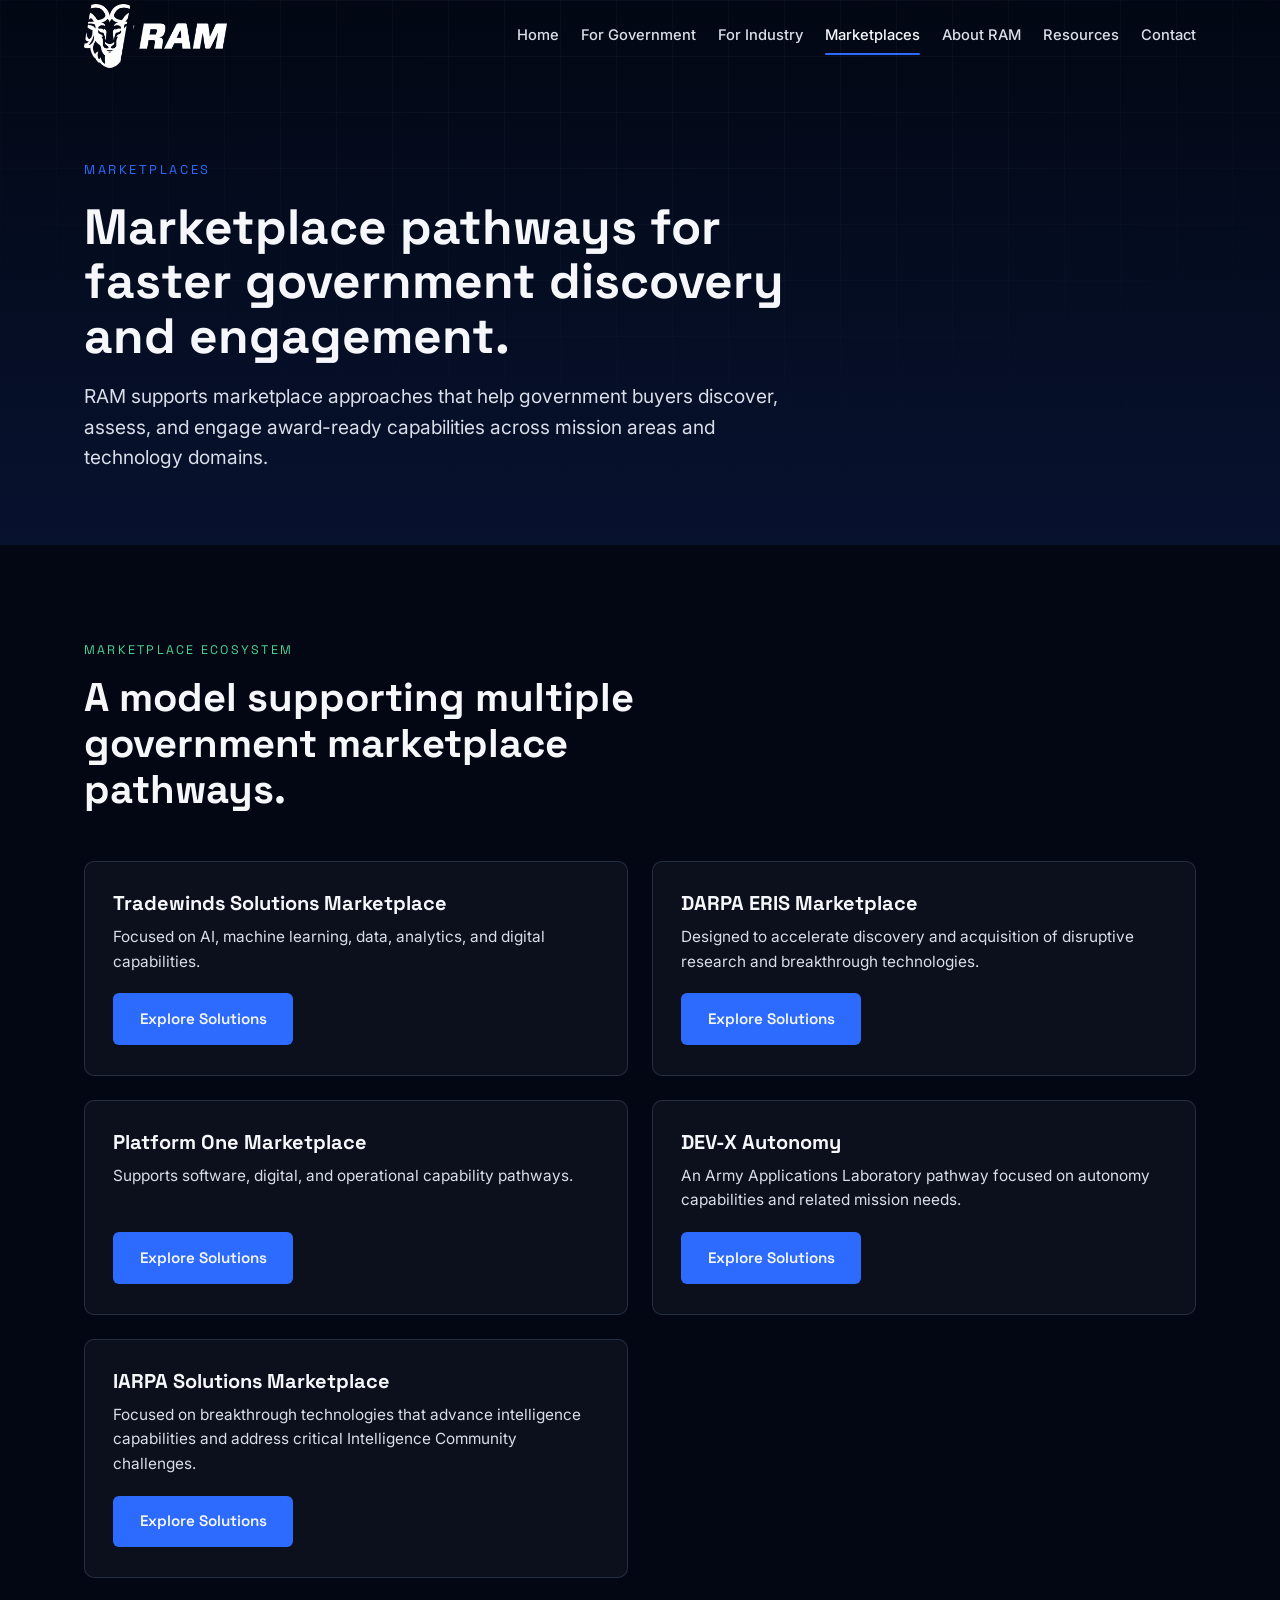
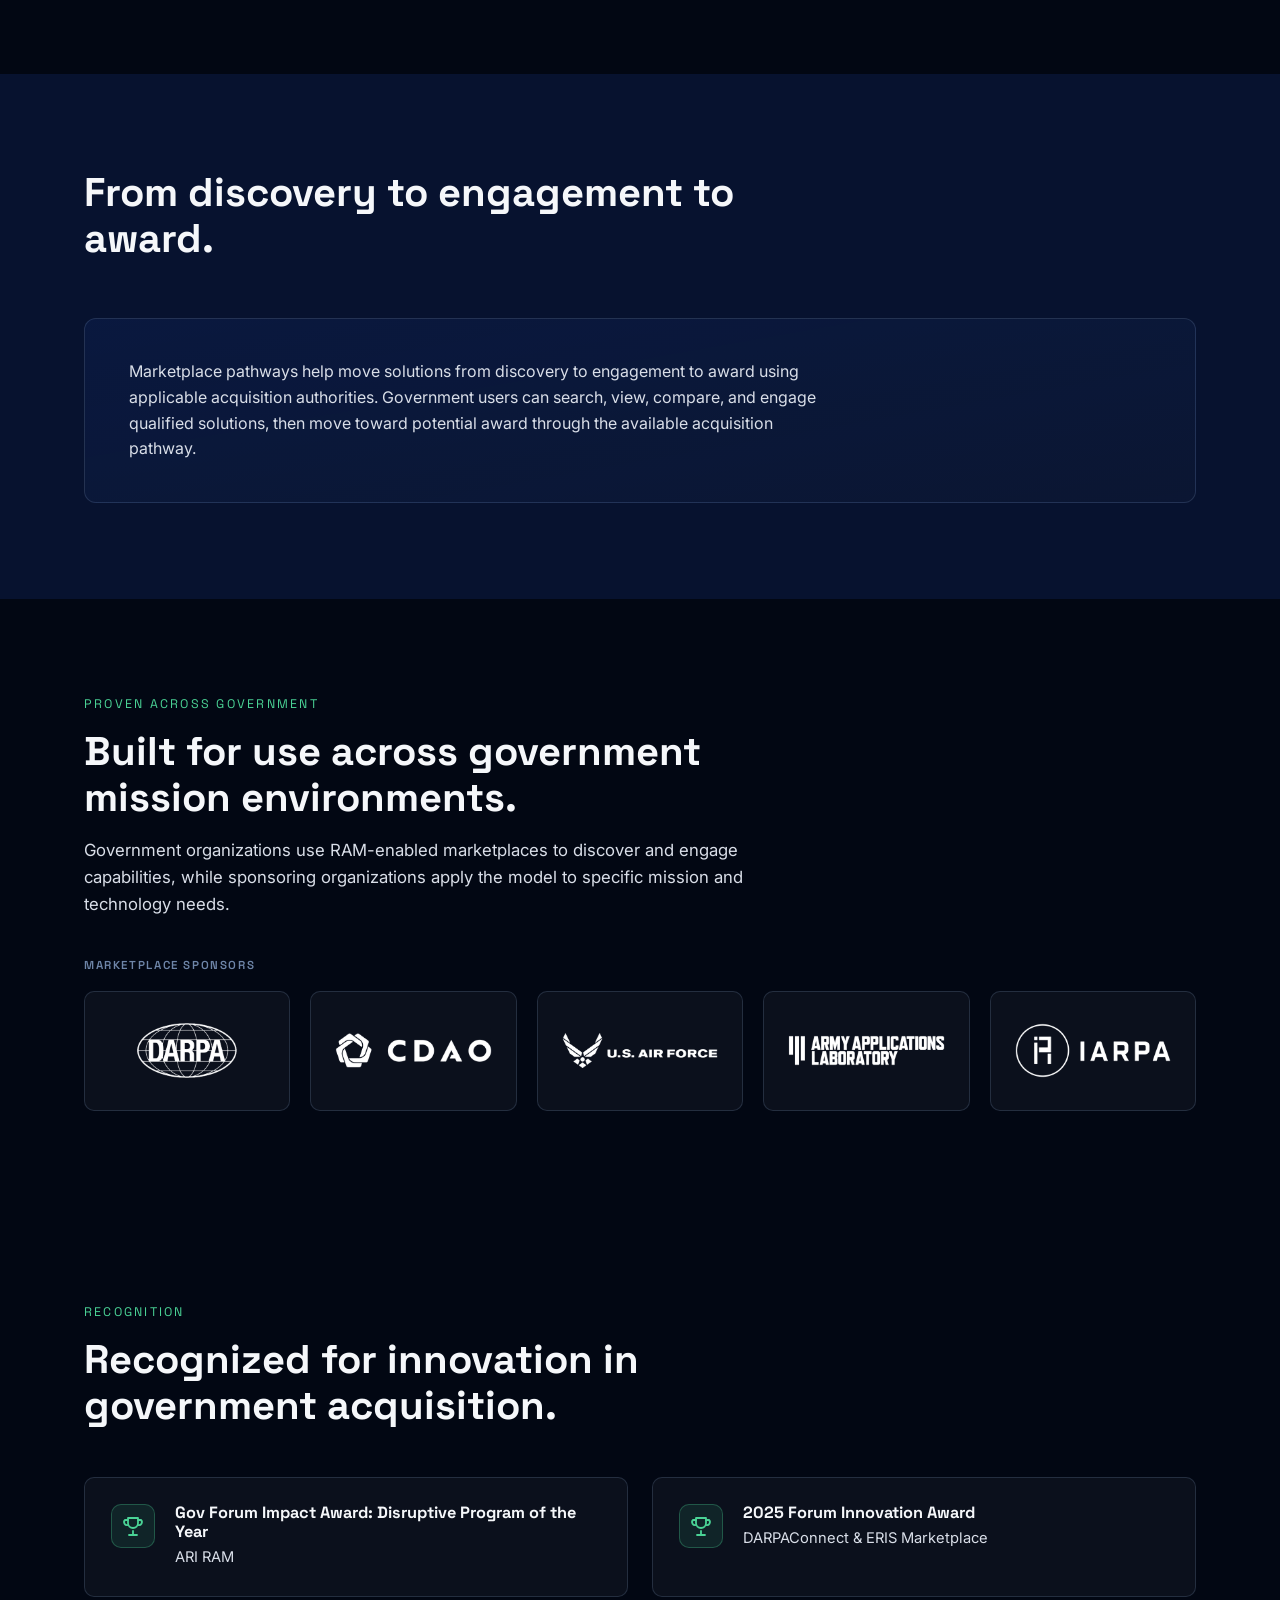
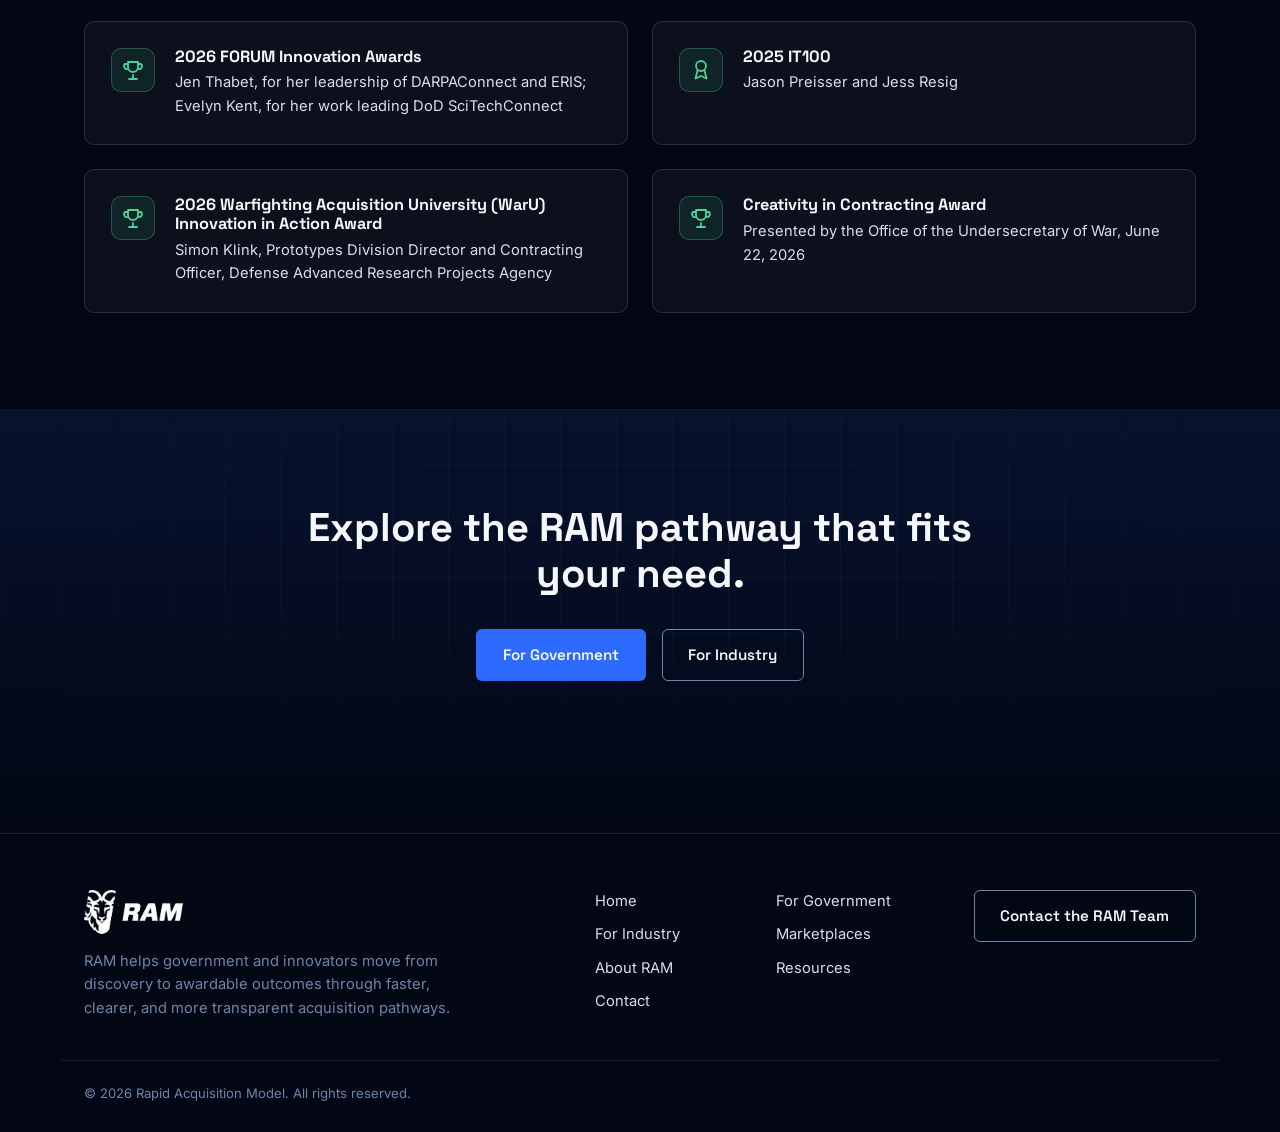
<file: marketplaces/index.html>
<!DOCTYPE html>
<html lang="en">
<head>
  <meta charset="UTF-8" />
  <meta name="viewport" content="width=device-width, initial-scale=1.0" />
  <title>Marketplaces | Rapid Acquisition Model</title>
  <meta name="description" content="RAM supports marketplace approaches that help government buyers discover, assess, and engage award-ready capabilities across mission areas and technology domains." />
  <link rel="preconnect" href="https://fonts.googleapis.com" />
  <link rel="preconnect" href="https://fonts.gstatic.com" crossorigin />
  <link href="https://fonts.googleapis.com/css2?family=Inter:wght@400;500;600&family=Space+Grotesk:wght@500;600;700&display=swap" rel="stylesheet" />
  <link rel="stylesheet" href="../styles.css?v=12" />
</head>
<body>

  <header class="site-header" id="siteHeader">
    <div class="header-inner">
      <a href="../" class="brand" aria-label="Rapid Acquisition Model home">
        <img class="brand-logo" src="../assets/ram-logo.png?v=3" alt="RAM — Rapid Acquisition Marketplace" />
      </a>

      <nav class="main-nav" id="mainNav" aria-label="Primary">
        <a href="../">Home</a>
        <a href="../government/">For Government</a>
        <a href="../industry/">For Industry</a>
        <a href="./" class="active" aria-current="page">Marketplaces</a>
        <a href="../about/">About RAM</a>
        <a href="../resources/">Resources</a>
        <a href="../contact/">Contact</a>
      </nav>

      <button class="menu-toggle" id="menuToggle" aria-expanded="false" aria-controls="mainNav" aria-label="Toggle navigation menu">
        <span></span><span></span><span></span>
      </button>
    </div>
  </header>

  <main id="top">

    <!-- ============ Section 1 — Hero ============ -->
    <section class="page-hero">
      <div class="grid-overlay" aria-hidden="true"></div>
      <div class="container">
        <p class="hero-kicker">Marketplaces</p>
        <h1>Marketplace pathways for faster government discovery and engagement.</h1>
        <p class="hero-sub">RAM supports marketplace approaches that help government buyers discover, assess, and engage award-ready capabilities across mission areas and technology domains.</p>
      </div>
    </section>

    <!-- ============ Section 2 — Marketplace ecosystem ============ -->
    <section class="section marketplaces" id="ecosystem">
      <div class="container">
        <p class="section-label reveal">Marketplace Ecosystem</p>
        <h2 class="reveal">A model supporting multiple government marketplace pathways.</h2>

        <div class="marketplace-grid">
          <div class="marketplace-card reveal">
            <h3>Tradewinds Solutions Marketplace</h3>
            <p>Focused on AI, machine learning, data, analytics, and digital capabilities.</p>
            <a href="https://www.tradewindai.com/" target="_blank" rel="noopener" class="btn btn-primary">Explore Solutions</a>
          </div>
          <div class="marketplace-card reveal">
            <h3>DARPA ERIS Marketplace</h3>
            <p>Designed to accelerate discovery and acquisition of disruptive research and breakthrough technologies.</p>
            <a href="https://www.darpaconnect.us/eris" target="_blank" rel="noopener" class="btn btn-primary">Explore Solutions</a>
          </div>
          <div class="marketplace-card reveal">
            <h3>Platform One Marketplace</h3>
            <p>Supports software, digital, and operational capability pathways.</p>
            <a href="https://p1.dso.mil/" target="_blank" rel="noopener" class="btn btn-primary">Explore Solutions</a>
          </div>
          <div class="marketplace-card reveal">
            <h3>DEV-X Autonomy</h3>
            <p>An Army Applications Laboratory pathway focused on autonomy capabilities and related mission needs.</p>
            <a href="https://aal.mil/devx-autonomy/" target="_blank" rel="noopener" class="btn btn-primary">Explore Solutions</a>
          </div>
          <div class="marketplace-card reveal">
            <h3>IARPA Solutions Marketplace</h3>
            <p>Focused on breakthrough technologies that advance intelligence capabilities and address critical Intelligence Community challenges.</p>
            <a href="https://www.iarpa.gov/" target="_blank" rel="noopener" class="btn btn-primary">Explore Solutions</a>
          </div>
        </div>
      </div>
    </section>

    <!-- ============ Section 3 — How marketplaces support acquisition ============ -->
    <section class="section" id="how-marketplaces-work">
      <div class="container">
        <h2 class="reveal">From discovery to engagement to award.</h2>
        <div class="explain-band reveal">
          <p>Marketplace pathways help move solutions from discovery to engagement to award using applicable acquisition authorities. Government users can search, view, compare, and engage qualified solutions, then move toward potential award through the available acquisition pathway.</p>
        </div>
      </div>
    </section>

    <!-- ============ Section 4 — Proven across government ============ -->
    <section class="section applied marketplaces" id="applied">
      <div class="container">
        <p class="section-label reveal">Proven Across Government</p>
        <h2 class="reveal">Built for use across government mission environments.</h2>
        <p class="section-body reveal">Government organizations use RAM-enabled marketplaces to discover and engage capabilities, while sponsoring organizations apply the model to specific mission and technology needs.</p>

        <p class="org-caption reveal">Marketplace sponsors</p>
        <!-- Logo files live in assets/agencies/ (see the README there). Each card
             falls back to the agency name if its logo file is missing. -->
        <div class="agency-grid">
          <div class="agency-logo reveal">
            <img src="../assets/agencies/darpa.png" alt="Defense Advanced Research Projects Agency"
                 onerror="this.closest('.agency-logo').classList.add('logo-missing'); this.remove();" />
            <span class="agency-name">Defense Advanced Research Projects Agency</span>
          </div>
          <div class="agency-logo reveal">
            <img src="../assets/agencies/cdao.png" alt="Chief Digital and Artificial Intelligence Office"
                 onerror="this.closest('.agency-logo').classList.add('logo-missing'); this.remove();" />
            <span class="agency-name">Chief Digital and Artificial Intelligence Office</span>
          </div>
          <div class="agency-logo reveal">
            <img src="../assets/agencies/air-force.png" alt="Department of the Air Force"
                 onerror="this.closest('.agency-logo').classList.add('logo-missing'); this.remove();" />
            <span class="agency-name">Department of the Air Force</span>
          </div>
          <div class="agency-logo reveal">
            <img src="../assets/agencies/aal.png" alt="Army Applications Laboratory"
                 onerror="this.closest('.agency-logo').classList.add('logo-missing'); this.remove();" />
            <span class="agency-name">Army Applications Laboratory</span>
          </div>
          <div class="agency-logo reveal">
            <img src="../assets/agencies/iarpa.png" alt="Intelligence Advanced Research Projects Activity"
                 onerror="this.closest('.agency-logo').classList.add('logo-missing'); this.remove();" />
            <span class="agency-name">Intelligence Advanced Research Projects Activity</span>
          </div>
        </div>
      </div>
    </section>

    <!-- ============ Section 5 — Recognition ============ -->
    <section class="section impact" id="recognition">
      <div class="container">
        <p class="section-label reveal">Recognition</p>
        <h2 class="reveal">Recognized for innovation in government acquisition.</h2>

        <div class="recognition-grid">
          <div class="recognition-card reveal">
            <span class="recognition-icon" aria-hidden="true">
              <svg viewBox="0 0 24 24" width="24" height="24" fill="none" stroke="#4AD295" stroke-width="1.8" stroke-linecap="round" stroke-linejoin="round">
                <path d="M8 21h8M12 17v4M7 4h10v5a5 5 0 0 1-10 0V4Z"/><path d="M7 6H4a3 3 0 0 0 3 5M17 6h3a3 3 0 0 1-3 5"/>
              </svg>
            </span>
            <div>
              <h3>Gov Forum Impact Award: Disruptive Program of the Year</h3>
              <p>ARI RAM</p>
            </div>
          </div>
          <div class="recognition-card reveal">
            <span class="recognition-icon" aria-hidden="true">
              <svg viewBox="0 0 24 24" width="24" height="24" fill="none" stroke="#4AD295" stroke-width="1.8" stroke-linecap="round" stroke-linejoin="round">
                <path d="M8 21h8M12 17v4M7 4h10v5a5 5 0 0 1-10 0V4Z"/><path d="M7 6H4a3 3 0 0 0 3 5M17 6h3a3 3 0 0 1-3 5"/>
              </svg>
            </span>
            <div>
              <h3>2025 Forum Innovation Award</h3>
              <p>DARPAConnect &amp; ERIS Marketplace</p>
            </div>
          </div>
          <div class="recognition-card reveal">
            <span class="recognition-icon" aria-hidden="true">
              <svg viewBox="0 0 24 24" width="24" height="24" fill="none" stroke="#4AD295" stroke-width="1.8" stroke-linecap="round" stroke-linejoin="round">
                <path d="M8 21h8M12 17v4M7 4h10v5a5 5 0 0 1-10 0V4Z"/><path d="M7 6H4a3 3 0 0 0 3 5M17 6h3a3 3 0 0 1-3 5"/>
              </svg>
            </span>
            <div>
              <h3>2026 FORUM Innovation Awards</h3>
              <p>Jen Thabet, for her leadership of DARPAConnect and ERIS; Evelyn Kent, for her work leading DoD SciTechConnect</p>
            </div>
          </div>
          <div class="recognition-card reveal">
            <span class="recognition-icon" aria-hidden="true">
              <svg viewBox="0 0 24 24" width="24" height="24" fill="none" stroke="#4AD295" stroke-width="1.8" stroke-linecap="round" stroke-linejoin="round">
                <circle cx="12" cy="8" r="5"/><path d="m8.5 12.5-2 8L12 18l5.5 2.5-2-8"/>
              </svg>
            </span>
            <div>
              <h3>2025 IT100</h3>
              <p>Jason Preisser and Jess Resig</p>
            </div>
          </div>
          <div class="recognition-card reveal">
            <span class="recognition-icon" aria-hidden="true">
              <svg viewBox="0 0 24 24" width="24" height="24" fill="none" stroke="#4AD295" stroke-width="1.8" stroke-linecap="round" stroke-linejoin="round">
                <path d="M8 21h8M12 17v4M7 4h10v5a5 5 0 0 1-10 0V4Z"/><path d="M7 6H4a3 3 0 0 0 3 5M17 6h3a3 3 0 0 1-3 5"/>
              </svg>
            </span>
            <div>
              <h3>2026 Warfighting Acquisition University (WarU) Innovation in Action Award</h3>
              <p>Simon Klink, Prototypes Division Director and Contracting Officer, Defense Advanced Research Projects Agency</p>
            </div>
          </div>
          <div class="recognition-card reveal">
            <span class="recognition-icon" aria-hidden="true">
              <svg viewBox="0 0 24 24" width="24" height="24" fill="none" stroke="#4AD295" stroke-width="1.8" stroke-linecap="round" stroke-linejoin="round">
                <path d="M8 21h8M12 17v4M7 4h10v5a5 5 0 0 1-10 0V4Z"/><path d="M7 6H4a3 3 0 0 0 3 5M17 6h3a3 3 0 0 1-3 5"/>
              </svg>
            </span>
            <div>
              <h3>Creativity in Contracting Award</h3>
              <p>Presented by the Office of the Undersecretary of War, June 22, 2026</p>
            </div>
          </div>
        </div>
      </div>
    </section>

    <!-- ============ Section 6 — Closing CTA ============ -->
    <section class="section final-cta cta-band" id="engage">
      <div class="cta-bg" aria-hidden="true"><div class="grid-overlay"></div></div>
      <div class="container">
        <div class="cta-header">
          <h2 class="reveal">Explore the RAM pathway that fits your need.</h2>
          <div class="cta-buttons reveal">
            <a href="../government/" class="btn btn-primary">For Government</a>
            <a href="../industry/" class="btn btn-secondary">For Industry</a>
          </div>
        </div>
      </div>
    </section>
  </main>

  <footer class="site-footer">
    <div class="container footer-grid">
      <div class="footer-brand">
        <a href="../" class="brand" aria-label="Rapid Acquisition Model home">
          <img class="brand-logo brand-logo-sm" src="../assets/ram-logo.png?v=3" alt="RAM — Rapid Acquisition Marketplace" />
        </a>
        <p>RAM helps government and innovators move from discovery to awardable outcomes through faster, clearer, and more transparent acquisition pathways.</p>
      </div>
      <nav class="footer-nav" aria-label="Footer">
        <a href="../">Home</a>
        <a href="../government/">For Government</a>
        <a href="../industry/">For Industry</a>
        <a href="./">Marketplaces</a>
        <a href="../about/">About RAM</a>
        <a href="../resources/">Resources</a>
        <a href="../contact/">Contact</a>
      </nav>
      <div class="footer-cta">
        <a href="../contact/" class="btn btn-secondary">Contact the RAM Team</a>
      </div>
    </div>
    <div class="container footer-bottom">
      <p>&copy; <span id="year"></span> Rapid Acquisition Model. All rights reserved.</p>
    </div>
  </footer>

  <script src="../script.js"></script>
</body>
</html>
</file>
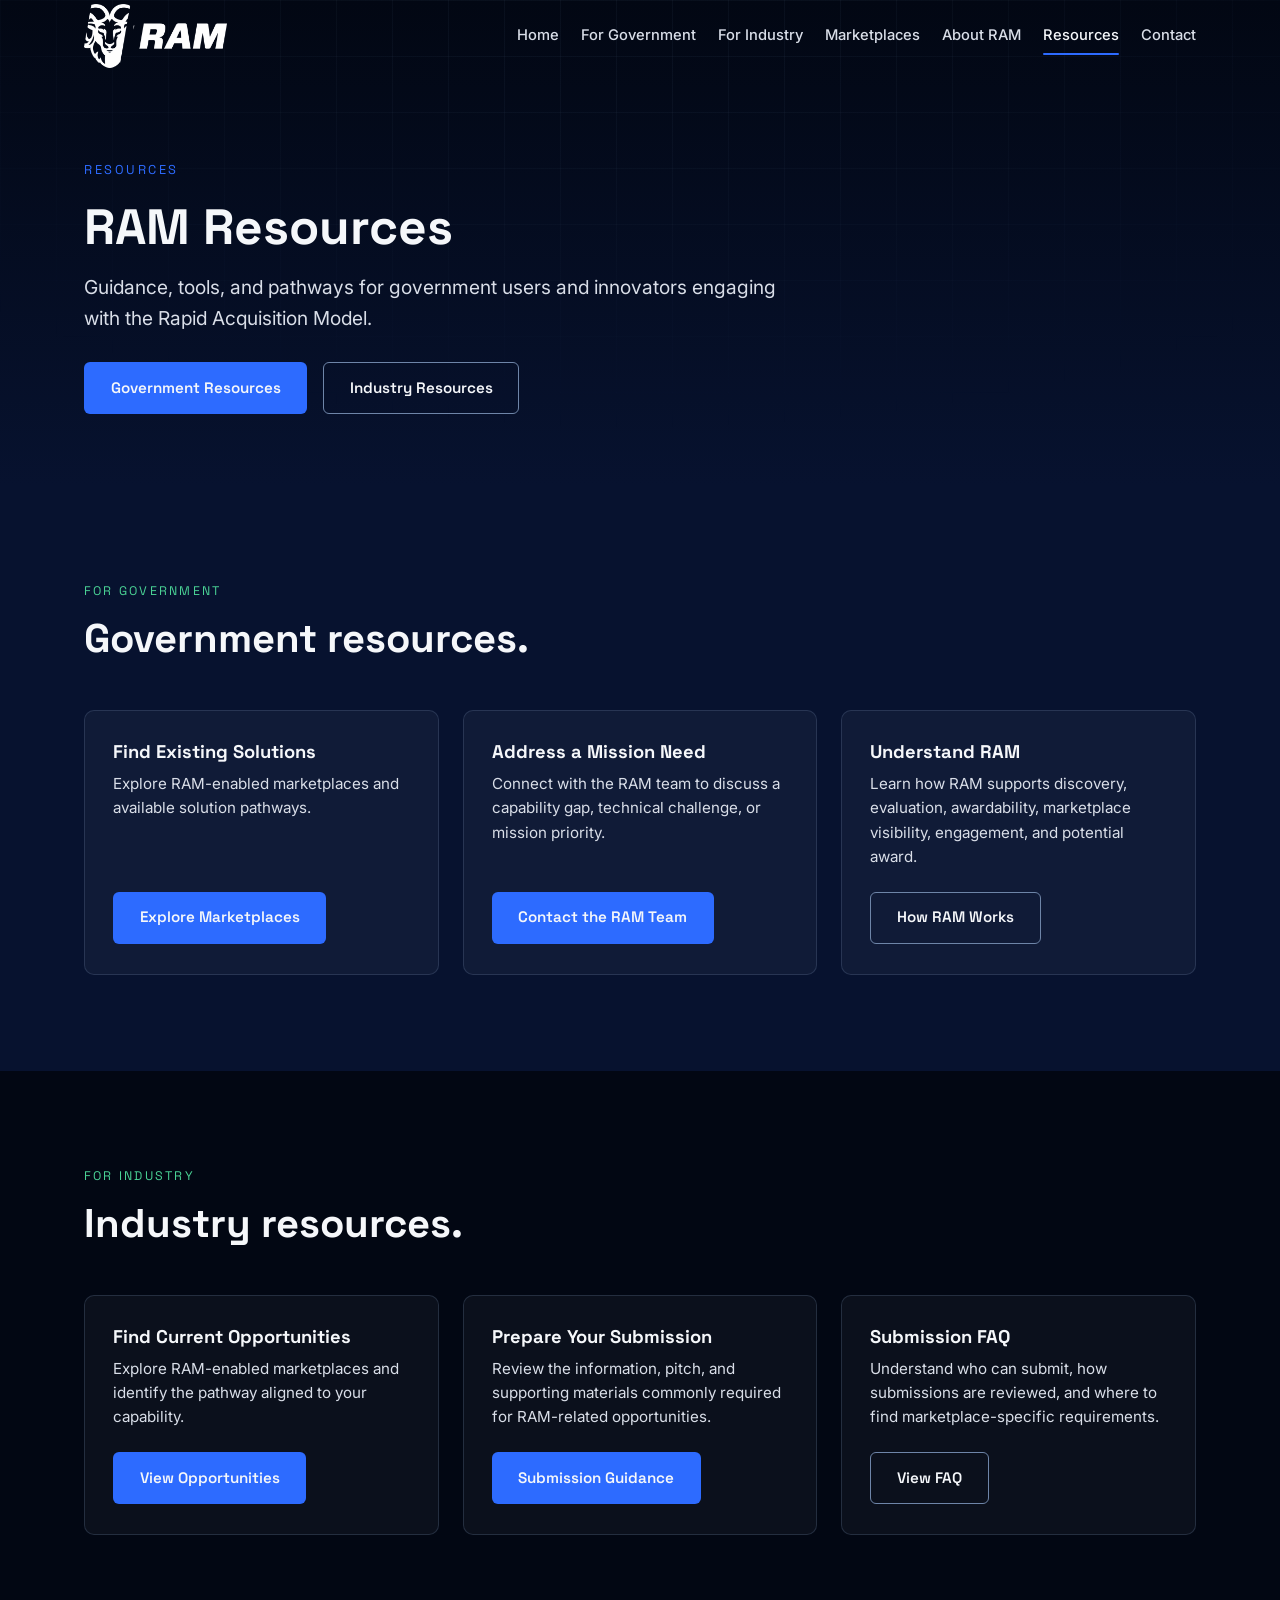
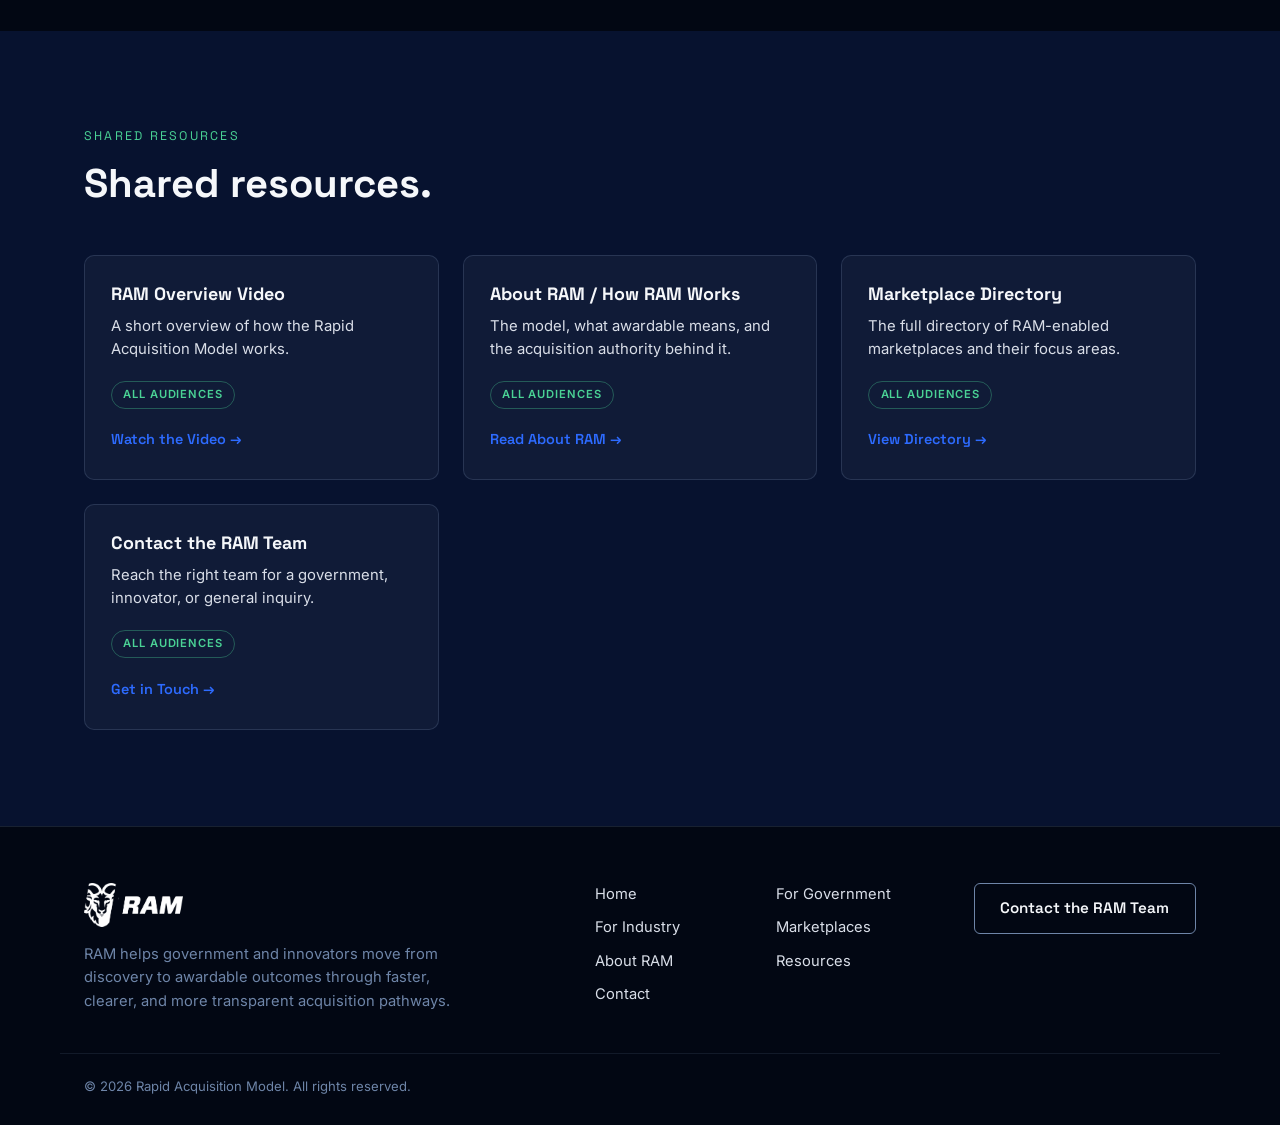
<file: resources/index.html>
<!DOCTYPE html>
<html lang="en">
<head>
  <meta charset="UTF-8" />
  <meta name="viewport" content="width=device-width, initial-scale=1.0" />
  <title>Resources | Rapid Acquisition Model</title>
  <meta name="description" content="Guidance, tools, and pathways for government users and innovators engaging with the Rapid Acquisition Model." />
  <link rel="preconnect" href="https://fonts.googleapis.com" />
  <link rel="preconnect" href="https://fonts.gstatic.com" crossorigin />
  <link href="https://fonts.googleapis.com/css2?family=Inter:wght@400;500;600&family=Space+Grotesk:wght@500;600;700&display=swap" rel="stylesheet" />
  <link rel="stylesheet" href="../styles.css?v=12" />
</head>
<body>

  <header class="site-header" id="siteHeader">
    <div class="header-inner">
      <a href="../" class="brand" aria-label="Rapid Acquisition Model home">
        <img class="brand-logo" src="../assets/ram-logo.png?v=3" alt="RAM — Rapid Acquisition Marketplace" />
      </a>

      <nav class="main-nav" id="mainNav" aria-label="Primary">
        <a href="../">Home</a>
        <a href="../government/">For Government</a>
        <a href="../industry/">For Industry</a>
        <a href="../marketplaces/">Marketplaces</a>
        <a href="../about/">About RAM</a>
        <a href="./" class="active" aria-current="page">Resources</a>
        <a href="../contact/">Contact</a>
      </nav>

      <button class="menu-toggle" id="menuToggle" aria-expanded="false" aria-controls="mainNav" aria-label="Toggle navigation menu">
        <span></span><span></span><span></span>
      </button>
    </div>
  </header>

  <main id="top">

    <!-- ============ Section 1 — Hero ============ -->
    <section class="page-hero">
      <div class="grid-overlay" aria-hidden="true"></div>
      <div class="container">
        <p class="hero-kicker">Resources</p>
        <h1>RAM Resources</h1>
        <p class="hero-sub">Guidance, tools, and pathways for government users and innovators engaging with the Rapid Acquisition Model.</p>
        <div class="hero-ctas">
          <a href="#government-resources" class="btn btn-primary">Government Resources</a>
          <a href="#industry-resources" class="btn btn-secondary">Industry Resources</a>
        </div>
      </div>
    </section>

    <!-- ============ Section 2 — Government Resources ============ -->
    <section class="section" id="government-resources">
      <div class="container">
        <p class="section-label reveal">For Government</p>
        <h2 class="reveal">Government resources.</h2>

        <div class="task-grid">
          <div class="task-card reveal">
            <h3>Find Existing Solutions</h3>
            <p>Explore RAM-enabled marketplaces and available solution pathways.</p>
            <a href="../marketplaces/" class="btn btn-primary">Explore Marketplaces</a>
          </div>
          <div class="task-card reveal">
            <h3>Address a Mission Need</h3>
            <p>Connect with the RAM team to discuss a capability gap, technical challenge, or mission priority.</p>
            <a href="../contact/?type=government&amp;subtype=Address%20a%20mission%20need%20%2F%20explore%20a%20RAM%20pathway" class="btn btn-primary">Contact the RAM Team</a>
          </div>
          <div class="task-card reveal">
            <h3>Understand RAM</h3>
            <p>Learn how RAM supports discovery, evaluation, awardability, marketplace visibility, engagement, and potential award.</p>
            <a href="../about/" class="btn btn-secondary">How RAM Works</a>
          </div>
        </div>
      </div>
    </section>

    <!-- ============ Section 3 — Industry Resources ============ -->
    <section class="section marketplaces" id="industry-resources">
      <div class="container">
        <p class="section-label reveal">For Industry</p>
        <h2 class="reveal">Industry resources.</h2>

        <div class="task-grid">
          <div class="task-card reveal">
            <h3>Find Current Opportunities</h3>
            <p>Explore RAM-enabled marketplaces and identify the pathway aligned to your capability.</p>
            <a href="../industry/#opportunities" class="btn btn-primary">View Opportunities</a>
          </div>
          <div class="task-card reveal">
            <h3>Prepare Your Submission</h3>
            <p>Review the information, pitch, and supporting materials commonly required for RAM-related opportunities.</p>
            <a href="../industry/#submission-guidance" class="btn btn-primary">Submission Guidance</a>
          </div>
          <div class="task-card reveal">
            <h3>Submission FAQ</h3>
            <p>Understand who can submit, how submissions are reviewed, and where to find marketplace-specific requirements.</p>
            <a href="../industry/#faq" class="btn btn-secondary">View FAQ</a>
          </div>
        </div>
      </div>
    </section>

    <!-- ============ Section 4 — Shared Resources ============ -->
    <section class="section" id="shared-resources">
      <div class="container">
        <p class="section-label reveal">Shared Resources</p>
        <h2 class="reveal">Shared resources.</h2>

        <div class="resource-grid">
          <div class="resource-card reveal">
            <h3>RAM Overview Video</h3>
            <p>A short overview of how the Rapid Acquisition Model works.</p>
            <div class="resource-meta"><span class="audience">All Audiences</span></div>
            <a href="../#overview-video" class="card-cta">Watch the Video</a>
          </div>
          <div class="resource-card reveal">
            <h3>About RAM / How RAM Works</h3>
            <p>The model, what awardable means, and the acquisition authority behind it.</p>
            <div class="resource-meta"><span class="audience">All Audiences</span></div>
            <a href="../about/" class="card-cta">Read About RAM</a>
          </div>
          <div class="resource-card reveal">
            <h3>Marketplace Directory</h3>
            <p>The full directory of RAM-enabled marketplaces and their focus areas.</p>
            <div class="resource-meta"><span class="audience">All Audiences</span></div>
            <a href="../marketplaces/" class="card-cta">View Directory</a>
          </div>
          <div class="resource-card reveal">
            <h3>Contact the RAM Team</h3>
            <p>Reach the right team for a government, innovator, or general inquiry.</p>
            <div class="resource-meta"><span class="audience">All Audiences</span></div>
            <a href="../contact/" class="card-cta">Get in Touch</a>
          </div>
        </div>
      </div>
    </section>
  </main>

  <footer class="site-footer">
    <div class="container footer-grid">
      <div class="footer-brand">
        <a href="../" class="brand" aria-label="Rapid Acquisition Model home">
          <img class="brand-logo brand-logo-sm" src="../assets/ram-logo.png?v=3" alt="RAM — Rapid Acquisition Marketplace" />
        </a>
        <p>RAM helps government and innovators move from discovery to awardable outcomes through faster, clearer, and more transparent acquisition pathways.</p>
      </div>
      <nav class="footer-nav" aria-label="Footer">
        <a href="../">Home</a>
        <a href="../government/">For Government</a>
        <a href="../industry/">For Industry</a>
        <a href="../marketplaces/">Marketplaces</a>
        <a href="../about/">About RAM</a>
        <a href="./">Resources</a>
        <a href="../contact/">Contact</a>
      </nav>
      <div class="footer-cta">
        <a href="../contact/" class="btn btn-secondary">Contact the RAM Team</a>
      </div>
    </div>
    <div class="container footer-bottom">
      <p>&copy; <span id="year"></span> Rapid Acquisition Model. All rights reserved.</p>
    </div>
  </footer>

  <script src="../script.js"></script>
</body>
</html>
</file>
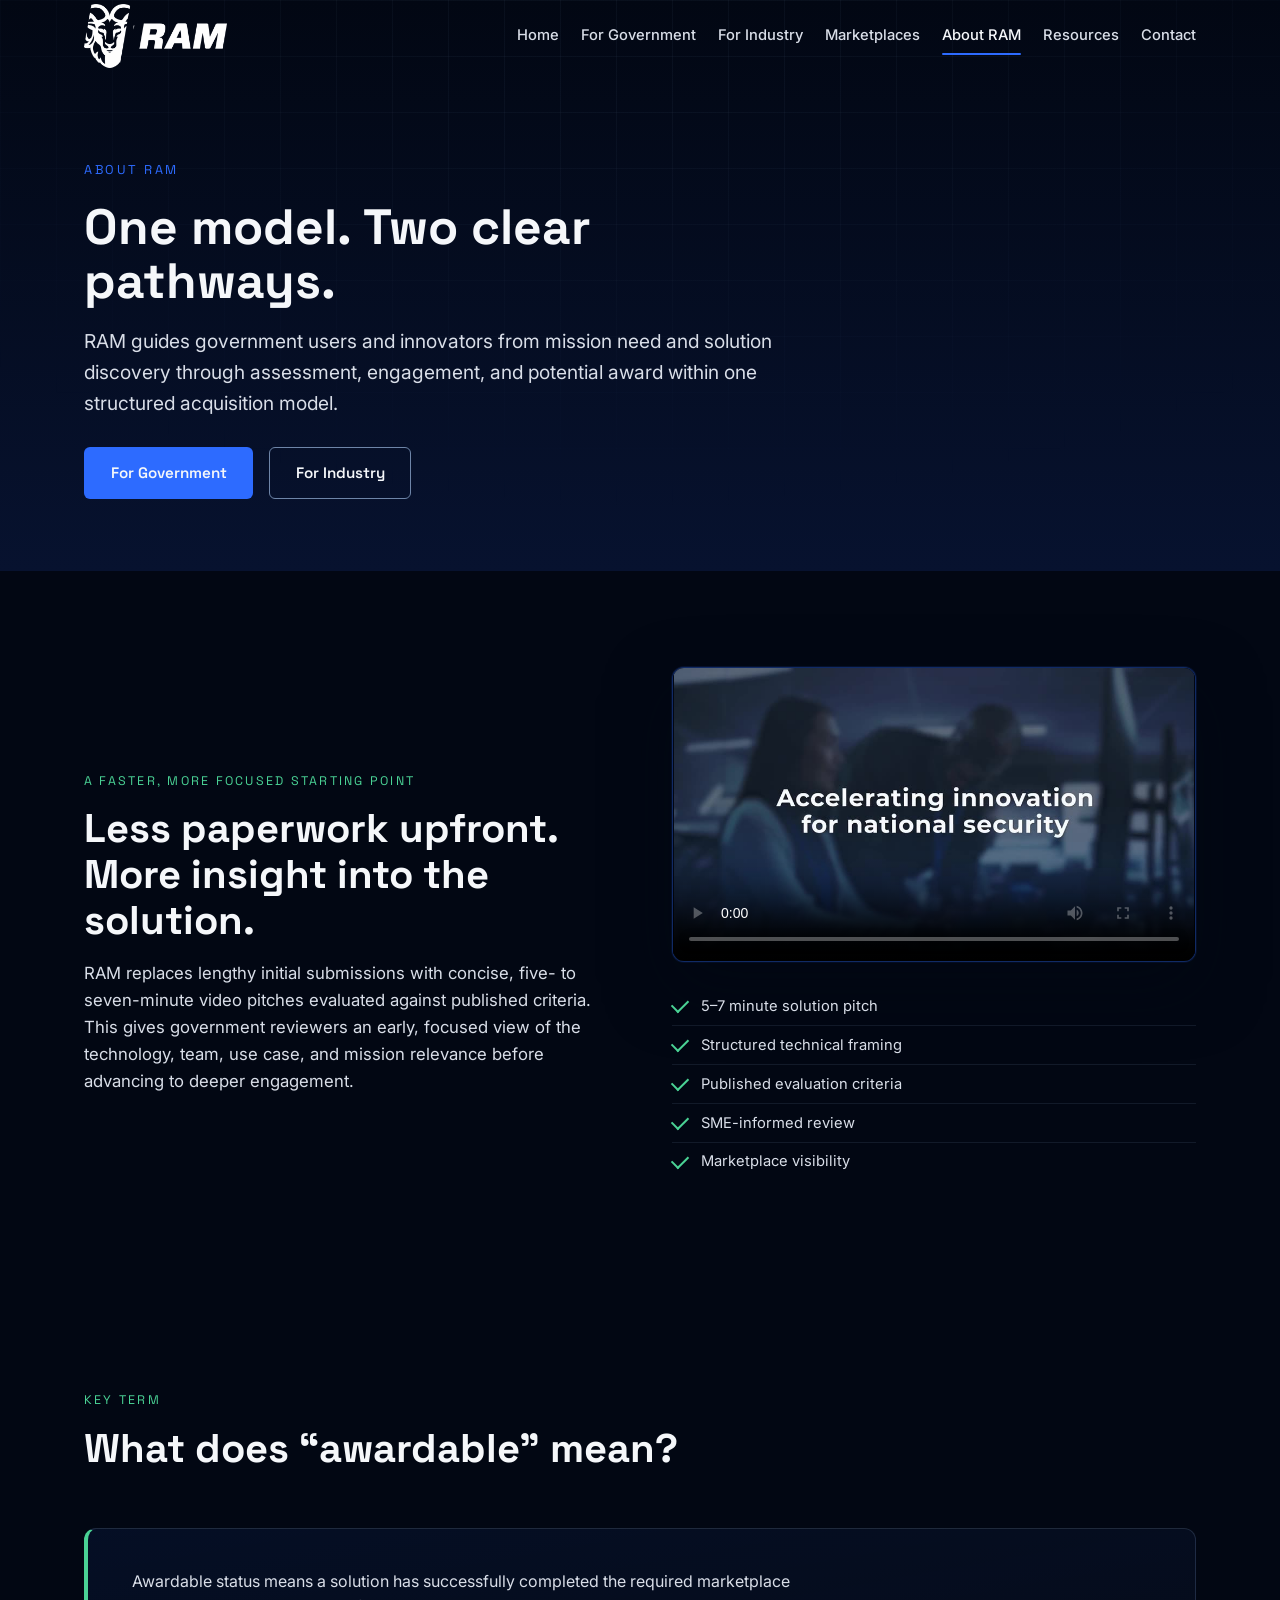
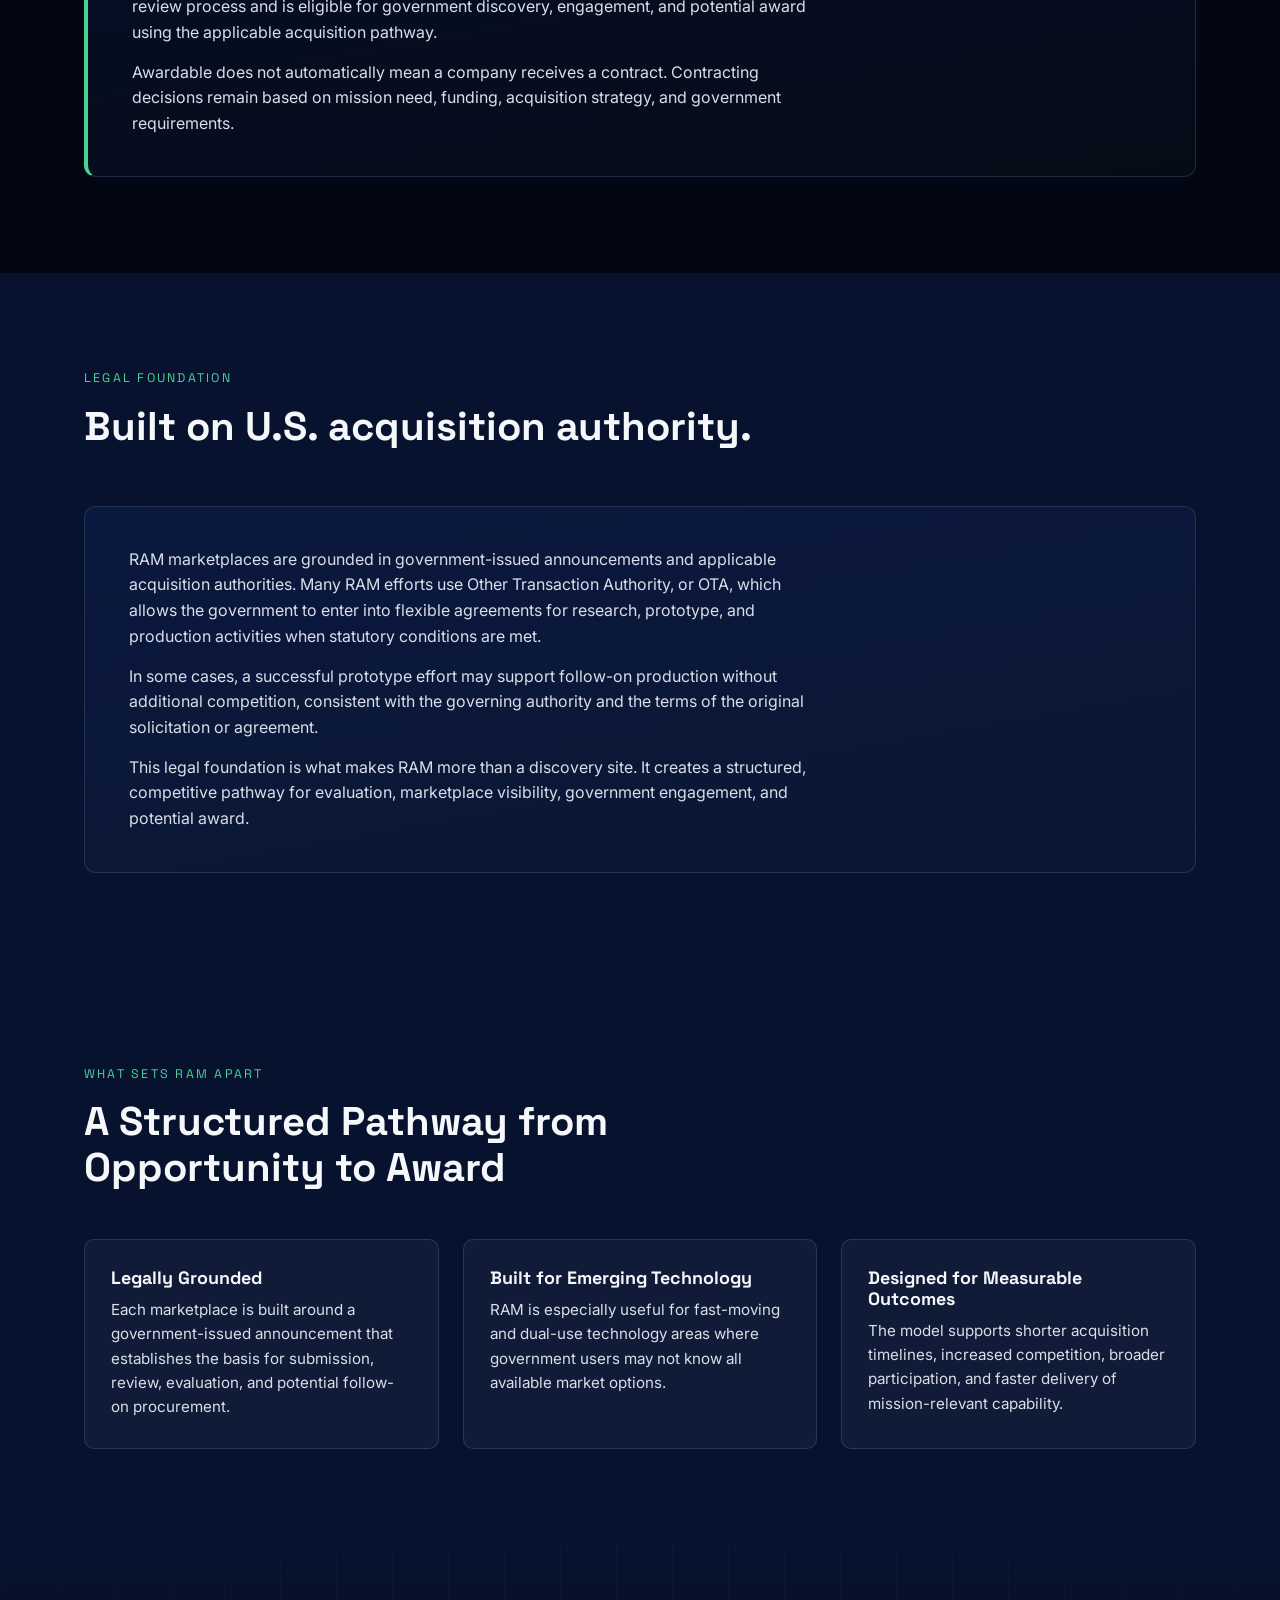
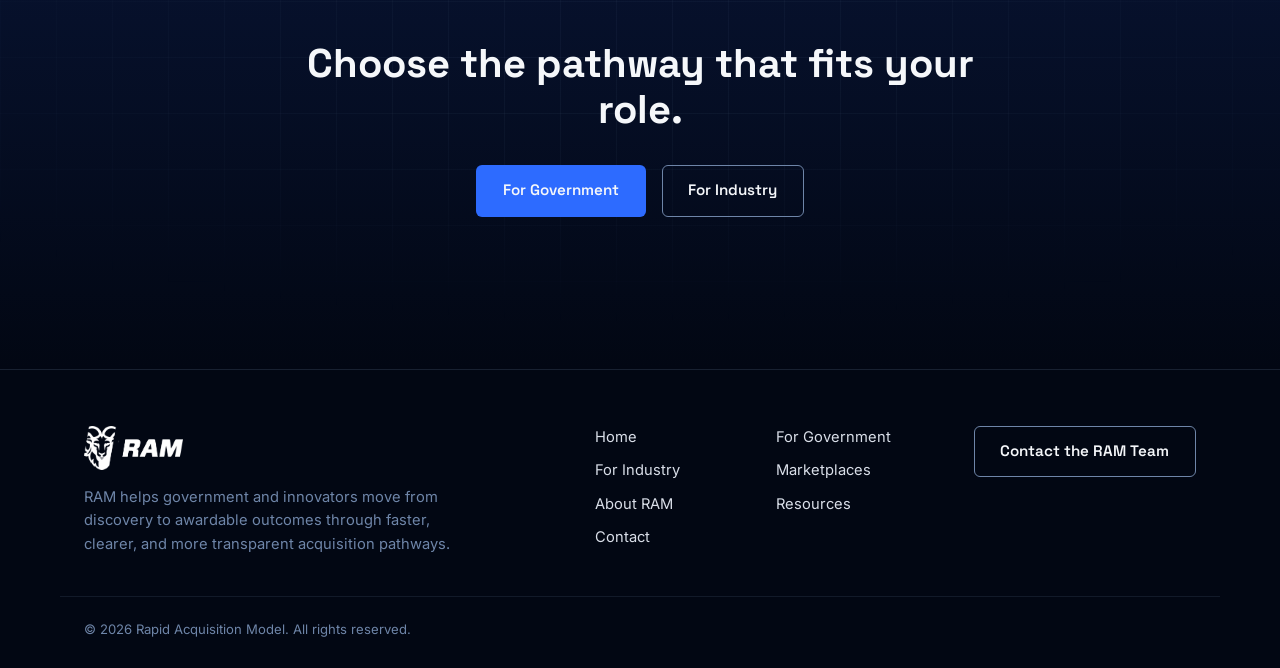
<file: the-model/index.html>
<!DOCTYPE html>
<html lang="en">
<head>
  <meta charset="UTF-8" />
  <meta name="viewport" content="width=device-width, initial-scale=1.0" />
  <title>Redirecting to About RAM | Rapid Acquisition Model</title>
  <!-- This page moved to /about/ in the Aug 2026 restructure. Kept as a
       redirect so any previously shared /the-model/ links still land correctly. -->
  <link rel="canonical" href="../about/" />
  <meta name="robots" content="noindex" />
  <meta http-equiv="refresh" content="0; url=../about/" />
  <script>window.location.replace("../about/");</script>
</head>
<body>
  <p>This page has moved. <a href="../about/">Continue to About RAM</a>.</p>
</body>
</html>
</file>
<file: styles.css>
/* ==========================================================================
   Rapid Acquisition Marketplace — Design System
   Palette: Deep Navy #07122F, Midnight #020713, RAM Blue #2D6BFF,
   Steel Blue #6E85A8, Off White #F5F7FA, Cool Gray #D9DEE8, Signal Green #4AD295
   ========================================================================== */

:root {
  --navy: #07122F;
  --midnight: #020713;
  --blue: #2D6BFF;
  --steel: #6E85A8;
  --offwhite: #F5F7FA;
  --gray: #D9DEE8;
  --green: #4AD295;
  --card-bg: rgba(245, 247, 250, 0.04);
  --card-border: rgba(110, 133, 168, 0.25);
  --font-heading: "Space Grotesk", "Helvetica Neue", sans-serif;
  --font-body: "Inter", "Helvetica Neue", sans-serif;
  --container: 1160px;
  --header-h: 72px;
}

* { box-sizing: border-box; margin: 0; padding: 0; }

html { scroll-behavior: smooth; scroll-padding-top: calc(var(--header-h) + 12px); }

body {
  font-family: var(--font-body);
  background: var(--navy);
  color: var(--offwhite);
  line-height: 1.6;
  -webkit-font-smoothing: antialiased;
}

h1, h2, h3 { font-family: var(--font-heading); line-height: 1.15; }

h2 { font-size: clamp(1.7rem, 3.4vw, 2.5rem); max-width: 26ch; margin-bottom: 1rem; }

img, svg { display: block; max-width: 100%; }

a { color: inherit; }

.container { max-width: var(--container); margin: 0 auto; padding: 0 24px; }
.container.narrow { max-width: 820px; }

.section { padding: 96px 0; }

.section-label {
  font-family: var(--font-heading);
  text-transform: uppercase;
  letter-spacing: 0.18em;
  font-size: 0.78rem;
  color: var(--green);
  margin-bottom: 0.9rem;
}

.section-body { color: var(--gray); max-width: 64ch; font-size: 1.05rem; }

/* ============ Buttons ============ */
.btn {
  display: inline-block;
  font-family: var(--font-heading);
  font-weight: 600;
  font-size: 0.95rem;
  padding: 0.8rem 1.6rem;
  border-radius: 6px;
  text-decoration: none;
  border: 1px solid transparent;
  cursor: pointer;
  transition: transform 0.15s ease, box-shadow 0.15s ease, background 0.15s ease, border-color 0.15s ease;
}

.btn-primary {
  background: var(--blue);
  color: var(--offwhite);
}
.btn-primary:hover {
  background: #4a7eff;
  box-shadow: 0 6px 24px rgba(45, 107, 255, 0.35);
  transform: translateY(-1px);
}

.btn-secondary {
  background: transparent;
  color: var(--offwhite);
  border-color: var(--steel);
}
.btn-secondary:hover {
  border-color: var(--offwhite);
  transform: translateY(-1px);
}

/* ============ Header ============ */
.site-header {
  position: fixed;
  top: 0; left: 0; right: 0;
  z-index: 100;
  height: var(--header-h);
  background: transparent;
  border-bottom: 1px solid transparent;
  transition: background 0.25s ease, border-color 0.25s ease, backdrop-filter 0.25s ease;
}

.site-header.scrolled {
  background: rgba(2, 7, 19, 0.82);
  backdrop-filter: blur(12px);
  -webkit-backdrop-filter: blur(12px);
  border-bottom: 1px solid rgba(110, 133, 168, 0.25);
}

.header-inner {
  max-width: var(--container);
  margin: 0 auto;
  padding: 0 24px;
  height: 100%;
  display: flex;
  align-items: center;
  justify-content: space-between;
  gap: 24px;
}

.brand {
  display: flex;
  align-items: center;
  gap: 12px;
  text-decoration: none;
}

/* Official lockup is white-on-transparent; aligned with the content gutter. */
.brand-logo {
  height: 64px;
  width: auto;
}

.brand-logo-sm { height: 44px; margin-left: 0; }

.main-nav {
  display: flex;
  align-items: center;
  gap: 22px;
}

.main-nav a:not(.btn) {
  text-decoration: none;
  font-size: 0.92rem;
  font-weight: 500;
  color: var(--gray);
  transition: color 0.15s ease;
}
.main-nav a:not(.btn):hover { color: var(--offwhite); }

.main-nav a.active {
  color: var(--offwhite);
  position: relative;
}
.main-nav a.active::after {
  content: "";
  position: absolute;
  left: 0;
  right: 0;
  bottom: -8px;
  height: 2px;
  border-radius: 2px;
  background: var(--blue);
}

.nav-cta { padding: 0.55rem 1.15rem; font-size: 0.85rem; }

.menu-toggle {
  display: none;
  flex-direction: column;
  justify-content: center;
  gap: 5px;
  width: 42px;
  height: 42px;
  background: none;
  border: 1px solid var(--card-border);
  border-radius: 6px;
  cursor: pointer;
  padding: 10px;
}
.menu-toggle span {
  display: block;
  height: 2px;
  background: var(--offwhite);
  border-radius: 2px;
  transition: transform 0.2s ease, opacity 0.2s ease;
}
.menu-toggle[aria-expanded="true"] span:nth-child(1) { transform: translateY(7px) rotate(45deg); }
.menu-toggle[aria-expanded="true"] span:nth-child(2) { opacity: 0; }
.menu-toggle[aria-expanded="true"] span:nth-child(3) { transform: translateY(-7px) rotate(-45deg); }

/* ============ Hero ============ */
.hero {
  position: relative;
  min-height: 100vh;
  display: flex;
  align-items: center;
  padding: calc(var(--header-h) + 64px) 0 96px;
  background: linear-gradient(180deg, var(--midnight) 0%, var(--navy) 70%);
  overflow: hidden;
}

.hero-bg { position: absolute; inset: 0; }

.grid-overlay {
  position: absolute;
  inset: 0;
  background-image:
    linear-gradient(rgba(110, 133, 168, 0.07) 1px, transparent 1px),
    linear-gradient(90deg, rgba(110, 133, 168, 0.07) 1px, transparent 1px);
  background-size: 56px 56px;
  mask-image: radial-gradient(ellipse 80% 70% at 50% 40%, black 30%, transparent 100%);
  -webkit-mask-image: radial-gradient(ellipse 80% 70% at 50% 40%, black 30%, transparent 100%);
}

.hero-paths { position: absolute; inset: 0; width: 100%; height: 100%; }

.flow-path {
  stroke-dasharray: 6 10;
  animation: flow 22s linear infinite;
}
.flow-node { animation: pulse 3.2s ease-in-out infinite; }
.delay-1 { animation-delay: 1.2s; }
.delay-2 { animation-delay: 2.4s; }

@keyframes flow { to { stroke-dashoffset: -320; } }
@keyframes pulse { 0%, 100% { opacity: 0.4; } 50% { opacity: 1; } }

@media (prefers-reduced-motion: reduce) {
  .flow-path, .flow-node { animation: none; }
  html { scroll-behavior: auto; }
}

.hero-content { position: relative; z-index: 1; }

.hero-grid {
  display: grid;
  grid-template-columns: 1.1fr 0.9fr;
  gap: 56px;
  align-items: center;
  margin-bottom: 2.6rem;
}

.hero-video { min-width: 0; }

.video-frame {
  position: relative;
  aspect-ratio: 16 / 9;
  border-radius: 12px;
  overflow: hidden;
  border: 1px solid rgba(45, 107, 255, 0.35);
  background: var(--midnight);
  box-shadow: 0 24px 64px rgba(2, 7, 19, 0.65), 0 0 0 1px rgba(45, 107, 255, 0.12);
}

.video-frame iframe,
.video-frame video {
  position: absolute;
  inset: 0;
  width: 100%;
  height: 100%;
  border: 0;
  background: var(--midnight);
}

/* Supporting points beneath the self-hosted explainer video */
.video-points { margin-top: 1.6rem; margin-bottom: 0; }

.video-caption {
  margin-top: 0.9rem;
  text-align: center;
  font-size: 0.88rem;
  color: var(--steel);
}

.hero-kicker {
  font-family: var(--font-heading);
  text-transform: uppercase;
  letter-spacing: 0.2em;
  font-size: 0.8rem;
  color: var(--blue);
  margin-bottom: 1.2rem;
}

.hero h1 {
  font-size: clamp(2.1rem, 3.6vw, 3.1rem);
  font-weight: 700;
  line-height: 1.08;
  max-width: 21ch;
  margin-bottom: 1.4rem;
}

.hero-sub {
  font-size: clamp(1.05rem, 1.6vw, 1.2rem);
  color: var(--gray);
  max-width: 60ch;
  margin-bottom: 2rem;
}

.hero-ctas { display: flex; gap: 16px; flex-wrap: wrap; margin-top: 2.6rem; }

.hero-support { color: var(--steel); font-size: 0.95rem; max-width: 60ch; }

.proof-chips {
  display: grid;
  grid-template-columns: repeat(4, 1fr);
  gap: 16px;
  list-style: none;
}
.proof-chips li {
  font-family: var(--font-heading);
  font-size: 0.95rem;
  font-weight: 500;
  text-align: center;
  padding: 0.85rem 1.1rem;
  border: 1px solid var(--card-border);
  border-radius: 999px;
  background: var(--card-bg);
  color: var(--gray);
  transition: border-color 0.2s ease, color 0.2s ease, transform 0.2s ease;
}
.proof-chips li:hover {
  border-color: var(--blue);
  color: var(--offwhite);
  transform: translateY(-2px);
}

/* ============ Metrics ============ */
.metrics {
  background: var(--midnight);
  border-top: 1px solid rgba(110, 133, 168, 0.18);
  border-bottom: 1px solid rgba(110, 133, 168, 0.18);
  padding: 72px 0;
}

.metric-grid {
  display: grid;
  grid-template-columns: repeat(3, 1fr);
  gap: 28px;
}

.metric-card { padding: 8px 4px; }

.metric-value {
  display: block;
  font-family: var(--font-heading);
  font-size: clamp(2.2rem, 3.6vw, 3rem);
  font-weight: 700;
  color: var(--offwhite);
  margin-bottom: 0.3rem;
}

.metric-label {
  display: block;
  font-family: var(--font-heading);
  font-weight: 600;
  font-size: 0.98rem;
  color: var(--green);
  margin-bottom: 0.5rem;
}

.metric-card p { color: var(--steel); font-size: 0.9rem; }

/* ============ Generic cards ============ */
.card-row {
  display: grid;
  grid-template-columns: repeat(3, 1fr);
  gap: 24px;
  margin-top: 3rem;
}

.outcomes-row { grid-template-columns: repeat(4, 1fr); }

.info-card {
  background: var(--card-bg);
  border: 1px solid var(--card-border);
  border-radius: 10px;
  padding: 28px 26px;
  transition: border-color 0.2s ease, transform 0.2s ease;
}
.info-card:hover { border-color: var(--blue); transform: translateY(-3px); }
.info-card h3 { font-size: 1.12rem; margin-bottom: 0.6rem; }
.info-card p { color: var(--gray); font-size: 0.95rem; }

/* ============ Model cards ============ */
.model-cards {
  display: grid;
  grid-template-columns: repeat(3, 1fr);
  gap: 24px;
  margin-top: 3rem;
}

.model-card {
  text-align: left;
  font-family: var(--font-body);
  background: var(--card-bg);
  border: 1px solid var(--card-border);
  border-radius: 10px;
  padding: 30px 28px;
  color: var(--offwhite);
  cursor: pointer;
  transition: border-color 0.2s ease, transform 0.2s ease, box-shadow 0.2s ease;
}
.model-card:hover, .model-card:focus-visible {
  border-color: var(--blue);
  transform: translateY(-3px);
  box-shadow: 0 10px 32px rgba(2, 7, 19, 0.5);
}

.model-icon {
  display: inline-flex;
  align-items: center;
  justify-content: center;
  width: 52px;
  height: 52px;
  border-radius: 10px;
  background: rgba(45, 107, 255, 0.12);
  border: 1px solid rgba(45, 107, 255, 0.3);
  margin-bottom: 1.1rem;
}

.model-card h3 { font-size: 1.3rem; margin-bottom: 0.5rem; }
.model-card > p { color: var(--gray); font-size: 0.97rem; }

.model-expand {
  display: block;
  max-height: 0;
  overflow: hidden;
  color: var(--steel);
  font-size: 0.92rem;
  transition: max-height 0.3s ease, margin-top 0.3s ease;
}
.model-card:hover .model-expand,
.model-card[aria-expanded="true"] .model-expand {
  max-height: 8em;
  margin-top: 0.8rem;
}

/* ============ Starting point split ============ */
.starting-point { background: var(--midnight); }

.split {
  display: grid;
  grid-template-columns: 1fr 1fr;
  gap: 64px;
  align-items: center;
}

.split-text .btn { margin-top: 1.6rem; }

.ui-checklist { list-style: none; margin-bottom: 18px; }
.ui-checklist li {
  position: relative;
  padding: 0.45rem 0 0.45rem 1.8rem;
  font-size: 0.92rem;
  color: var(--gray);
  border-bottom: 1px solid rgba(110, 133, 168, 0.15);
}
.ui-checklist li:last-child { border-bottom: none; }
.ui-checklist li::before {
  content: "";
  position: absolute;
  left: 0;
  top: 0.78em;
  width: 14px;
  height: 8px;
  border-left: 2px solid var(--green);
  border-bottom: 2px solid var(--green);
  transform: rotate(-45deg);
}


/* ============ Process ============ */
.process-layout {
  display: grid;
  grid-template-columns: 1fr 1.4fr;
  gap: 64px;
  align-items: start;
}

.process-intro {
  position: sticky;
  top: calc(var(--header-h) + 40px);
}

.process-steps {
  list-style: none;
  position: relative;
  padding-left: 0;
}
.process-steps::before {
  content: "";
  position: absolute;
  left: 27px;
  top: 10px;
  bottom: 10px;
  width: 1px;
  background: linear-gradient(180deg, var(--blue), rgba(110, 133, 168, 0.25));
}

.process-step {
  display: flex;
  gap: 28px;
  padding: 26px 0;
  position: relative;
}

.step-number {
  flex-shrink: 0;
  display: inline-flex;
  align-items: center;
  justify-content: center;
  width: 54px;
  height: 54px;
  border-radius: 50%;
  font-family: var(--font-heading);
  font-weight: 700;
  font-size: 1rem;
  color: var(--blue);
  background: var(--navy);
  border: 1px solid rgba(45, 107, 255, 0.45);
  position: relative;
  z-index: 1;
}

.process-step h3 { font-size: 1.2rem; margin-bottom: 0.4rem; }
.process-step p { color: var(--gray); font-size: 0.97rem; max-width: 52ch; }

/* ============ Marketplaces ============ */
.marketplaces { background: var(--midnight); }

.marketplace-grid {
  display: grid;
  grid-template-columns: repeat(2, 1fr);
  gap: 24px;
  margin-top: 3rem;
}

.marketplace-card {
  background: var(--card-bg);
  border: 1px solid var(--card-border);
  border-radius: 10px;
  padding: 30px 28px;
  display: flex;
  flex-direction: column;
  transition: border-color 0.25s ease, box-shadow 0.25s ease, transform 0.25s ease;
}
.marketplace-card:hover {
  border-color: var(--blue);
  box-shadow: 0 0 0 1px rgba(45, 107, 255, 0.3), 0 14px 40px rgba(2, 7, 19, 0.55);
  transform: translateY(-3px);
}

.marketplace-card h3 { font-size: 1.25rem; margin-bottom: 0.6rem; }
.marketplace-card > p { color: var(--gray); font-size: 0.96rem; margin-bottom: 1.2rem; }

.card-cta {
  margin-top: auto;
  font-family: var(--font-heading);
  font-weight: 600;
  font-size: 0.9rem;
  color: var(--blue);
  text-decoration: none;
}
.card-cta::after { content: " \2192"; transition: margin-left 0.15s ease; }
.card-cta:hover::after { margin-left: 4px; }

/* ============ Impact pillars ============ */
.impact { background: var(--midnight); }

.pillar-grid {
  display: grid;
  grid-template-columns: repeat(4, 1fr);
  gap: 24px;
  margin-top: 3rem;
}

.pillar-card {
  background: var(--card-bg);
  border: 1px solid var(--card-border);
  border-radius: 10px;
  padding: 28px 24px;
  transition: border-color 0.2s ease, transform 0.2s ease;
}
.pillar-card:hover { border-color: rgba(74, 210, 149, 0.5); transform: translateY(-3px); }

.pillar-icon {
  display: inline-flex;
  align-items: center;
  justify-content: center;
  width: 48px;
  height: 48px;
  border-radius: 10px;
  background: rgba(74, 210, 149, 0.1);
  border: 1px solid rgba(74, 210, 149, 0.3);
  margin-bottom: 1rem;
}

.pillar-card h3 { font-size: 1.08rem; margin-bottom: 0.5rem; }
.pillar-card p { color: var(--gray); font-size: 0.92rem; }

/* ============ Audience split ============ */
.audience-grid {
  display: grid;
  grid-template-columns: 1fr 1fr;
  gap: 28px;
  margin-top: 3rem;
}

.audience-card {
  background: linear-gradient(170deg, rgba(45, 107, 255, 0.08), rgba(245, 247, 250, 0.02));
  border: 1px solid var(--card-border);
  border-radius: 12px;
  padding: 40px 36px;
  display: flex;
  flex-direction: column;
}

.audience-tag {
  font-family: var(--font-heading);
  text-transform: uppercase;
  letter-spacing: 0.16em;
  font-size: 0.75rem;
  color: var(--green);
  margin-bottom: 1rem;
}

.audience-card h3 { font-size: 1.45rem; margin-bottom: 0.8rem; }
.audience-card > p { color: var(--gray); margin-bottom: 1.4rem; }

.audience-card ul {
  list-style: none;
  margin-bottom: 2rem;
}
.audience-card li {
  position: relative;
  padding: 0.4rem 0 0.4rem 1.7rem;
  color: var(--gray);
  font-size: 0.96rem;
}
.audience-card li::before {
  content: "";
  position: absolute;
  left: 0;
  top: 0.85em;
  width: 12px;
  height: 7px;
  border-left: 2px solid var(--blue);
  border-bottom: 2px solid var(--blue);
  transform: rotate(-45deg);
}

.audience-card .btn { margin-top: auto; align-self: flex-start; }

/* ============ FAQ ============ */
.faq { background: var(--midnight); }

.faq-list { margin-top: 2.4rem; }

.faq-item {
  border: 1px solid var(--card-border);
  border-radius: 10px;
  background: var(--card-bg);
  margin-bottom: 12px;
  overflow: hidden;
}

.faq-item summary {
  font-family: var(--font-heading);
  font-weight: 600;
  font-size: 1.02rem;
  padding: 20px 56px 20px 24px;
  cursor: pointer;
  list-style: none;
  position: relative;
  transition: color 0.15s ease;
}
.faq-item summary::-webkit-details-marker { display: none; }
.faq-item summary::after {
  content: "";
  position: absolute;
  right: 24px;
  top: 50%;
  width: 10px;
  height: 10px;
  border-right: 2px solid var(--steel);
  border-bottom: 2px solid var(--steel);
  transform: translateY(-70%) rotate(45deg);
  transition: transform 0.2s ease;
}
.faq-item[open] summary { color: var(--blue); }
.faq-item[open] summary::after { transform: translateY(-30%) rotate(225deg); }

.faq-item p {
  padding: 0 24px 22px;
  color: var(--gray);
  font-size: 0.97rem;
  max-width: 70ch;
}

/* ============ Final CTA / Contact ============ */
.final-cta {
  position: relative;
  background: linear-gradient(180deg, var(--navy) 0%, var(--midnight) 100%);
  overflow: hidden;
}

.cta-bg { position: absolute; inset: 0; }
.cta-bg .grid-overlay {
  mask-image: radial-gradient(ellipse 70% 60% at 50% 30%, black 20%, transparent 100%);
  -webkit-mask-image: radial-gradient(ellipse 70% 60% at 50% 30%, black 20%, transparent 100%);
}

.final-cta .container { position: relative; z-index: 1; }

.cta-header { text-align: center; margin-bottom: 3.5rem; }
.cta-header h2 { margin-left: auto; margin-right: auto; }
.cta-header .section-body { margin: 0 auto; }

.contact-form {
  max-width: 760px;
  margin: 0 auto;
  background: rgba(2, 7, 19, 0.6);
  border: 1px solid var(--card-border);
  border-radius: 14px;
  padding: 40px;
  backdrop-filter: blur(8px);
  -webkit-backdrop-filter: blur(8px);
}

.contact-form h3 {
  font-size: 1.35rem;
  margin-bottom: 1.8rem;
  text-align: center;
}

.form-grid {
  display: grid;
  grid-template-columns: 1fr 1fr;
  gap: 18px;
  margin-bottom: 1.8rem;
}

.form-grid label {
  display: flex;
  flex-direction: column;
  gap: 7px;
  font-size: 0.85rem;
  font-weight: 500;
  color: var(--gray);
}

.form-grid .full { grid-column: 1 / -1; }

.form-grid input,
.form-grid select,
.form-grid textarea {
  font-family: var(--font-body);
  font-size: 0.95rem;
  color: var(--offwhite);
  background: rgba(245, 247, 250, 0.05);
  border: 1px solid var(--card-border);
  border-radius: 7px;
  padding: 0.7rem 0.9rem;
  transition: border-color 0.15s ease, box-shadow 0.15s ease;
}
.form-grid input:focus,
.form-grid select:focus,
.form-grid textarea:focus {
  outline: none;
  border-color: var(--blue);
  box-shadow: 0 0 0 3px rgba(45, 107, 255, 0.2);
}

.form-grid select option { background: var(--navy); }

.consent {
  flex-direction: row !important;
  align-items: flex-start;
  gap: 10px !important;
}
.consent input {
  width: 18px;
  height: 18px;
  margin-top: 2px;
  accent-color: var(--blue);
}

.contact-form .btn { display: block; width: 100%; }

.form-confirmation {
  margin-top: 1.4rem;
  text-align: center;
  color: var(--green);
  font-weight: 500;
}

/* Shown when the submission could not be delivered. */
.form-confirmation.is-error { color: #FF9A8B; }

/* ============ Footer ============ */
.site-footer {
  background: var(--midnight);
  border-top: 1px solid rgba(110, 133, 168, 0.2);
  padding: 56px 0 28px;
}

.footer-grid {
  display: grid;
  grid-template-columns: 1.4fr 1fr auto;
  gap: 48px;
  align-items: start;
  margin-bottom: 40px;
}

.footer-brand p {
  margin-top: 1rem;
  color: var(--steel);
  font-size: 0.92rem;
  max-width: 44ch;
}

.footer-nav {
  display: grid;
  grid-template-columns: 1fr 1fr;
  gap: 10px 32px;
}
.footer-nav a {
  text-decoration: none;
  color: var(--gray);
  font-size: 0.92rem;
}
.footer-nav a:hover { color: var(--offwhite); }

.footer-bottom {
  border-top: 1px solid rgba(110, 133, 168, 0.15);
  padding-top: 22px;
  color: var(--steel);
  font-size: 0.82rem;
}

/* ============ Page hero (interior pages) ============ */
.page-hero {
  position: relative;
  padding: calc(var(--header-h) + 88px) 0 72px;
  background: linear-gradient(180deg, var(--midnight) 0%, var(--navy) 100%);
  overflow: hidden;
}

.page-hero .grid-overlay {
  mask-image: radial-gradient(ellipse 75% 90% at 50% 0%, black 20%, transparent 100%);
  -webkit-mask-image: radial-gradient(ellipse 75% 90% at 50% 0%, black 20%, transparent 100%);
}

.page-hero .container { position: relative; z-index: 1; }

.page-hero h1 {
  font-size: clamp(2rem, 4vw, 3.1rem);
  font-weight: 700;
  line-height: 1.1;
  max-width: 24ch;
  margin-bottom: 1.1rem;
}

.page-hero .hero-sub { margin-bottom: 0; }
.page-hero .hero-ctas { margin: 1.8rem 0 0; }

/* ============ CTA band (interior pages) ============ */
.cta-band { text-align: center; }
.cta-band h2 { margin-left: auto; margin-right: auto; }
.cta-band .section-body { margin: 0 auto; }

.cta-buttons {
  display: flex;
  justify-content: center;
  flex-wrap: wrap;
  gap: 16px;
  margin-top: 2rem;
}

/* ============ Resource cards ============ */
.resource-grid {
  display: grid;
  grid-template-columns: repeat(3, 1fr);
  gap: 24px;
  margin-top: 3rem;
}

.resource-card {
  background: var(--card-bg);
  border: 1px solid var(--card-border);
  border-radius: 10px;
  padding: 28px 26px;
  display: flex;
  flex-direction: column;
  transition: border-color 0.2s ease, transform 0.2s ease;
}
.resource-card:hover { border-color: var(--blue); transform: translateY(-3px); }

.resource-card h3 { font-size: 1.12rem; margin-bottom: 0.6rem; }
.resource-card > p { color: var(--gray); font-size: 0.93rem; margin-bottom: 1.2rem; }

.resource-meta {
  display: flex;
  flex-wrap: wrap;
  gap: 8px;
  margin-bottom: 1.2rem;
}
.resource-meta span {
  font-size: 0.7rem;
  font-weight: 600;
  letter-spacing: 0.08em;
  text-transform: uppercase;
  color: var(--steel);
  border: 1px solid var(--card-border);
  border-radius: 999px;
  padding: 0.25rem 0.7rem;
}
.resource-meta .audience { color: var(--green); border-color: rgba(74, 210, 149, 0.35); }

.resource-card .card-cta { margin-top: auto; }

/* ============ Featured link band ============ */
.featured-link {
  display: flex;
  align-items: center;
  justify-content: space-between;
  gap: 28px;
  flex-wrap: wrap;
  background: linear-gradient(170deg, rgba(45, 107, 255, 0.1), rgba(245, 247, 250, 0.02));
  border: 1px solid var(--card-border);
  border-radius: 12px;
  padding: 36px 40px;
  margin-top: 3rem;
}
.featured-link h3 { font-size: 1.3rem; margin-bottom: 0.4rem; }
.featured-link p { color: var(--gray); font-size: 0.95rem; max-width: 56ch; }

/* ============ Contact path cards ============ */
.contact-paths {
  display: grid;
  grid-template-columns: repeat(3, 1fr);
  gap: 24px;
  margin-top: 3rem;
}

.contact-path-card {
  background: var(--card-bg);
  border: 1px solid var(--card-border);
  border-radius: 10px;
  padding: 30px 28px;
  transition: border-color 0.2s ease, transform 0.2s ease;
}
.contact-path-card:hover { border-color: var(--blue); transform: translateY(-3px); }
.contact-path-card h3 { font-size: 1.15rem; margin-bottom: 0.6rem; }
.contact-path-card p { color: var(--gray); font-size: 0.94rem; }

/* ============ Recognition ============ */
.recognition-grid {
  display: grid;
  grid-template-columns: repeat(2, 1fr);
  gap: 24px;
  margin-top: 3rem;
}

.recognition-card {
  display: flex;
  gap: 20px;
  align-items: flex-start;
  background: var(--card-bg);
  border: 1px solid var(--card-border);
  border-radius: 10px;
  padding: 26px 26px;
  transition: border-color 0.2s ease;
}
.recognition-card:hover { border-color: rgba(74, 210, 149, 0.5); }

.recognition-icon {
  flex-shrink: 0;
  display: inline-flex;
  align-items: center;
  justify-content: center;
  width: 44px;
  height: 44px;
  border-radius: 10px;
  background: rgba(74, 210, 149, 0.1);
  border: 1px solid rgba(74, 210, 149, 0.3);
}

.recognition-card h3 { font-size: 1.02rem; margin-bottom: 0.3rem; }
.recognition-card p { color: var(--gray); font-size: 0.92rem; }

/* ============ Explanation band ============ */
.explain-band {
  background: linear-gradient(170deg, rgba(45, 107, 255, 0.08), rgba(245, 247, 250, 0.02));
  border: 1px solid var(--card-border);
  border-radius: 12px;
  padding: 40px 44px;
  margin-top: 3.5rem;
}
.explain-band h3 { font-size: 1.35rem; margin-bottom: 0.7rem; }
.explain-band p { color: var(--gray); max-width: 70ch; }

/* ============ Process step bullets ============ */
.process-step ul {
  list-style: none;
  margin-top: 0.7rem;
}
.process-step ul li {
  position: relative;
  padding: 0.28rem 0 0.28rem 1.6rem;
  color: var(--gray);
  font-size: 0.94rem;
}
.process-step ul li a {
  color: var(--gray);
  text-decoration: underline;
  text-decoration-color: rgba(45, 107, 255, 0.5);
  text-underline-offset: 3px;
  transition: color 0.15s ease;
}
.process-step ul li a:hover { color: var(--offwhite); }
.process-step ul li::before {
  content: "";
  position: absolute;
  left: 0;
  top: 0.72em;
  width: 11px;
  height: 6px;
  border-left: 2px solid var(--blue);
  border-bottom: 2px solid var(--blue);
  transform: rotate(-45deg);
}

/* ============ Scroll reveal ============ */
.reveal {
  opacity: 0;
  transform: translateY(22px);
  transition: opacity 0.6s ease, transform 0.6s ease;
}
.reveal.visible { opacity: 1; transform: none; }

@media (prefers-reduced-motion: reduce) {
  .reveal { opacity: 1; transform: none; transition: none; }
}

/* ==========================================================================
   Brief components: BLUF, metric note, pathways, explainers
   ========================================================================== */

/* BLUF "What RAM Does" statement + callout */
.statement {
  font-family: var(--font-heading);
  font-weight: 500;
  font-size: clamp(1.3rem, 2.4vw, 1.7rem);
  line-height: 1.45;
  color: var(--offwhite);
  max-width: 60ch;
}
.statement strong { color: var(--blue); font-weight: 600; }

.callout-box {
  margin-top: 2rem;
  background: linear-gradient(170deg, rgba(45, 107, 255, 0.1), rgba(245, 247, 250, 0.02));
  border: 1px solid var(--card-border);
  border-left: 4px solid var(--blue);
  border-radius: 10px;
  padding: 26px 30px;
  color: var(--gray);
  font-size: 1.02rem;
  max-width: 78ch;
}

/* Note line below the metric strip */
.metric-note {
  margin-top: 2.4rem;
  text-align: center;
  color: var(--steel);
  font-size: 0.92rem;
  max-width: 90ch;
  margin-left: auto;
  margin-right: auto;
}

/* Contact path cards act as email links */
a.contact-path-card {
  text-decoration: none;
  color: inherit;
  display: flex;
  flex-direction: column;
}
a.contact-path-card .card-cta { margin-top: 1rem; }

/* Agency logo grid — each cell shows the approved logo file, or falls back to
   the agency name until that file is added to assets/agencies/. */
.agency-grid {
  display: grid;
  grid-template-columns: repeat(5, 1fr);
  gap: 20px;
}

.agency-logo {
  display: flex;
  align-items: center;
  justify-content: center;
  min-height: 120px;
  padding: 22px 18px;
  border: 1px solid var(--card-border);
  border-radius: 10px;
  background: var(--card-bg);
  transition: border-color 0.2s ease, transform 0.2s ease;
}
.agency-logo:hover { border-color: var(--steel); transform: translateY(-2px); }

/* Every logo file is centred on an identical 2.5:1 transparent canvas, so a
   full-width image gives each mark the same footprint and optical weight. */
.agency-logo img {
  width: 100%;
  height: auto;
}

.agency-logo .agency-name {
  display: none;
  font-family: var(--font-heading);
  font-weight: 600;
  font-size: 0.95rem;
  line-height: 1.3;
  text-align: center;
  color: var(--gray);
}
.agency-logo.logo-missing .agency-name { display: block; }

/* Caption above the marketplace-sponsors grid */
.org-caption {
  font-family: var(--font-heading);
  text-transform: uppercase;
  letter-spacing: 0.14em;
  font-size: 0.72rem;
  font-weight: 600;
  color: var(--steel);
  margin: 2.4rem 0 1rem;
}

/* Innovator pathway accent (green) to distinguish from government (blue) */
.process.pathway-innovator .process-steps::before {
  background: linear-gradient(180deg, var(--green), rgba(110, 133, 168, 0.25));
}
.process.pathway-innovator .step-number {
  color: var(--green);
  border-color: rgba(74, 210, 149, 0.5);
}
.process.pathway-innovator .process-step ul li::before {
  border-left-color: var(--green);
  border-bottom-color: var(--green);
}

/* Awardable / acquisition-authority explainer emphasis */
.explain-band.accent {
  border-left: 4px solid var(--green);
}
.explain-band p + p { margin-top: 0.9rem; }

/* ==========================================================================
   Aug 2026: audience-routed layout components
   ========================================================================== */

/* Standalone overview-video section (video no longer lives in the hero) */
.video-section { background: var(--midnight); text-align: center; }
.video-section h2 { margin: 0 auto 2.4rem; }
.video-section .video-frame { max-width: 860px; margin: 0 auto; }
.video-section .proof-chips { max-width: 860px; margin: 2.4rem auto 0; }

/* Compact marketplace preview (Home) — names only, no descriptions */
.mini-grid {
  display: grid;
  grid-template-columns: repeat(5, 1fr);
  gap: 16px;
  margin: 2.6rem 0 0;
}

.mini-card {
  display: flex;
  align-items: center;
  justify-content: center;
  text-align: center;
  min-height: 92px;
  padding: 18px 14px;
  font-family: var(--font-heading);
  font-weight: 600;
  font-size: 0.92rem;
  line-height: 1.3;
  color: var(--gray);
  text-decoration: none;
  background: var(--card-bg);
  border: 1px solid var(--card-border);
  border-radius: 10px;
  transition: border-color 0.2s ease, color 0.2s ease, transform 0.2s ease;
}
.mini-card:hover {
  border-color: var(--blue);
  color: var(--offwhite);
  transform: translateY(-2px);
}

/* "What do you need to do?" task cards on the audience pages */
.task-grid {
  display: grid;
  grid-template-columns: repeat(3, 1fr);
  gap: 24px;
  margin-top: 3rem;
}

.task-card {
  display: flex;
  flex-direction: column;
  background: var(--card-bg);
  border: 1px solid var(--card-border);
  border-radius: 10px;
  padding: 30px 28px;
  transition: border-color 0.2s ease, transform 0.2s ease;
}
.task-card:hover { border-color: var(--blue); transform: translateY(-3px); }
.task-card h3 { font-size: 1.15rem; margin-bottom: 0.6rem; }
.task-card p { color: var(--gray); font-size: 0.95rem; margin-bottom: 1.4rem; }
.task-card .btn { margin-top: auto; align-self: flex-start; }

/* Marketplace cards on the industry page carry a single action button */
.marketplace-card .btn { margin-top: auto; align-self: flex-start; }

/* Contact routing cards now drive the form rather than opening mail */
.contact-path-card .btn { margin-top: 1.4rem; align-self: flex-start; }
.contact-path-card { display: flex; flex-direction: column; }

/* Inquiry subtype is revealed only when the chosen type has subtypes */
.form-field-hidden { display: none !important; }

@media (max-width: 1024px) {
  .mini-grid { grid-template-columns: repeat(3, 1fr); }
  .task-grid { grid-template-columns: 1fr; }
}

@media (max-width: 560px) {
  .mini-grid { grid-template-columns: repeat(2, 1fr); }
}

/* ==========================================================================
   Responsive
   ========================================================================== */

@media (max-width: 1024px) {
  .hero-grid { grid-template-columns: 1fr; gap: 40px; }
  .metric-grid { grid-template-columns: repeat(3, 1fr); gap: 28px 20px; }
  .outcomes-row { grid-template-columns: repeat(2, 1fr); }
  .pillar-grid { grid-template-columns: repeat(2, 1fr); }
  .agency-grid { grid-template-columns: repeat(3, 1fr); }
  .card-row { grid-template-columns: 1fr; }
  .model-cards { grid-template-columns: 1fr; }
  .resource-grid { grid-template-columns: repeat(2, 1fr); }
  .contact-paths { grid-template-columns: 1fr; }
  .recognition-grid { grid-template-columns: 1fr; }
  .process-layout { grid-template-columns: 1fr; gap: 40px; }
  .process-intro { position: static; }
}

@media (max-width: 820px) {
  .section { padding: 72px 0; }

  .main-nav {
    position: fixed;
    top: var(--header-h);
    left: 0;
    right: 0;
    flex-direction: column;
    align-items: stretch;
    gap: 0;
    background: rgba(2, 7, 19, 0.97);
    border-bottom: 1px solid rgba(110, 133, 168, 0.25);
    padding: 12px 24px 24px;
    transform: translateY(-12px);
    opacity: 0;
    visibility: hidden;
    transition: transform 0.22s ease, opacity 0.22s ease, visibility 0.22s ease;
  }
  .main-nav.open {
    transform: none;
    opacity: 1;
    visibility: visible;
  }
  .main-nav a:not(.btn) {
    padding: 14px 4px;
    font-size: 1.05rem;
    border-bottom: 1px solid rgba(110, 133, 168, 0.12);
  }
  .nav-cta { margin-top: 16px; text-align: center; }

  .menu-toggle { display: flex; }

  .proof-chips { grid-template-columns: repeat(2, 1fr); }

  .split { grid-template-columns: 1fr; gap: 40px; }
  .audience-grid { grid-template-columns: 1fr; }
  .marketplace-grid { grid-template-columns: 1fr; }
  .footer-grid { grid-template-columns: 1fr; gap: 32px; }
}

@media (max-width: 560px) {
  .hero { padding-top: calc(var(--header-h) + 40px); }
  .brand-logo { height: 44px; }
  .metric-grid { grid-template-columns: 1fr; gap: 28px; }
  .outcomes-row, .pillar-grid, .proof-chips { grid-template-columns: 1fr; }
  .agency-grid { grid-template-columns: repeat(2, 1fr); }
  .form-grid { grid-template-columns: 1fr; }
  .contact-form { padding: 28px 20px; }
  .resource-grid { grid-template-columns: 1fr; }
  .featured-link { padding: 28px 24px; }
  .explain-band { padding: 28px 24px; }
  .audience-card { padding: 30px 24px; }
  .hero-ctas .btn { width: 100%; text-align: center; }
}
</file>
